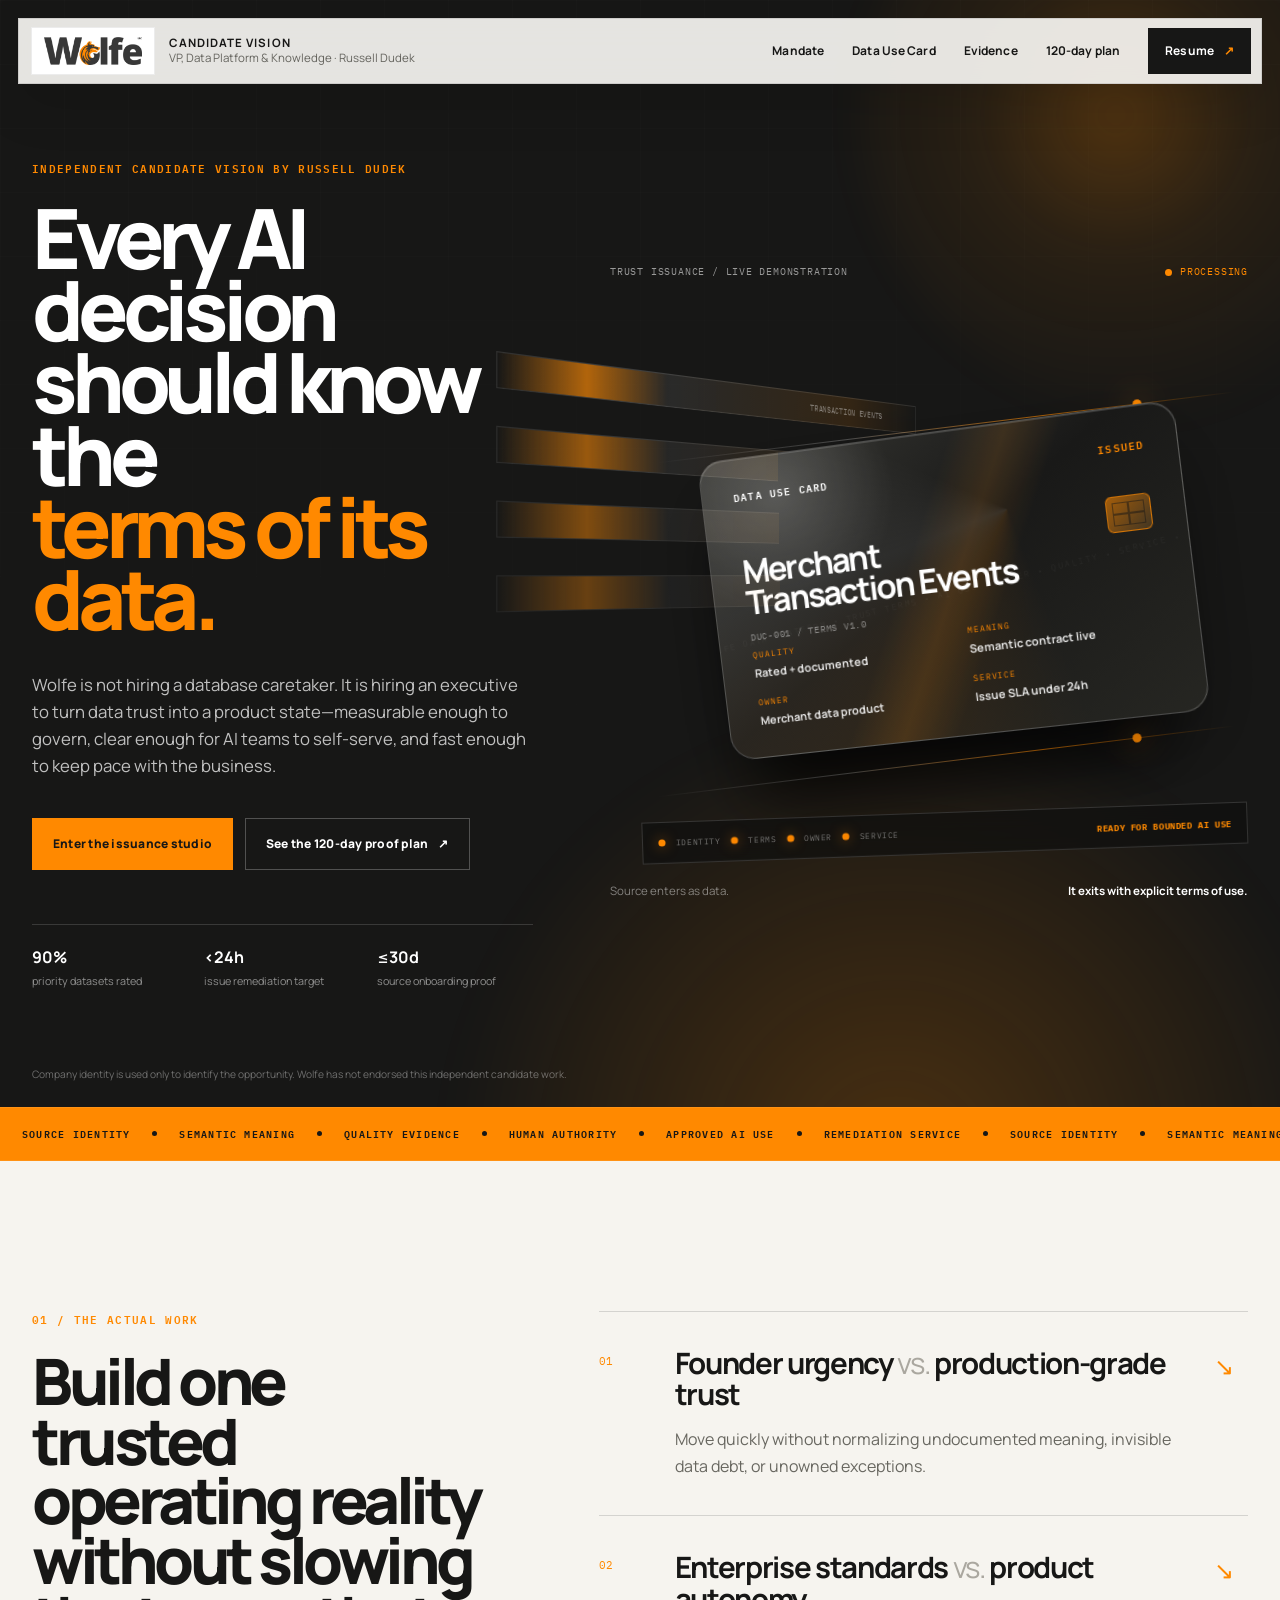
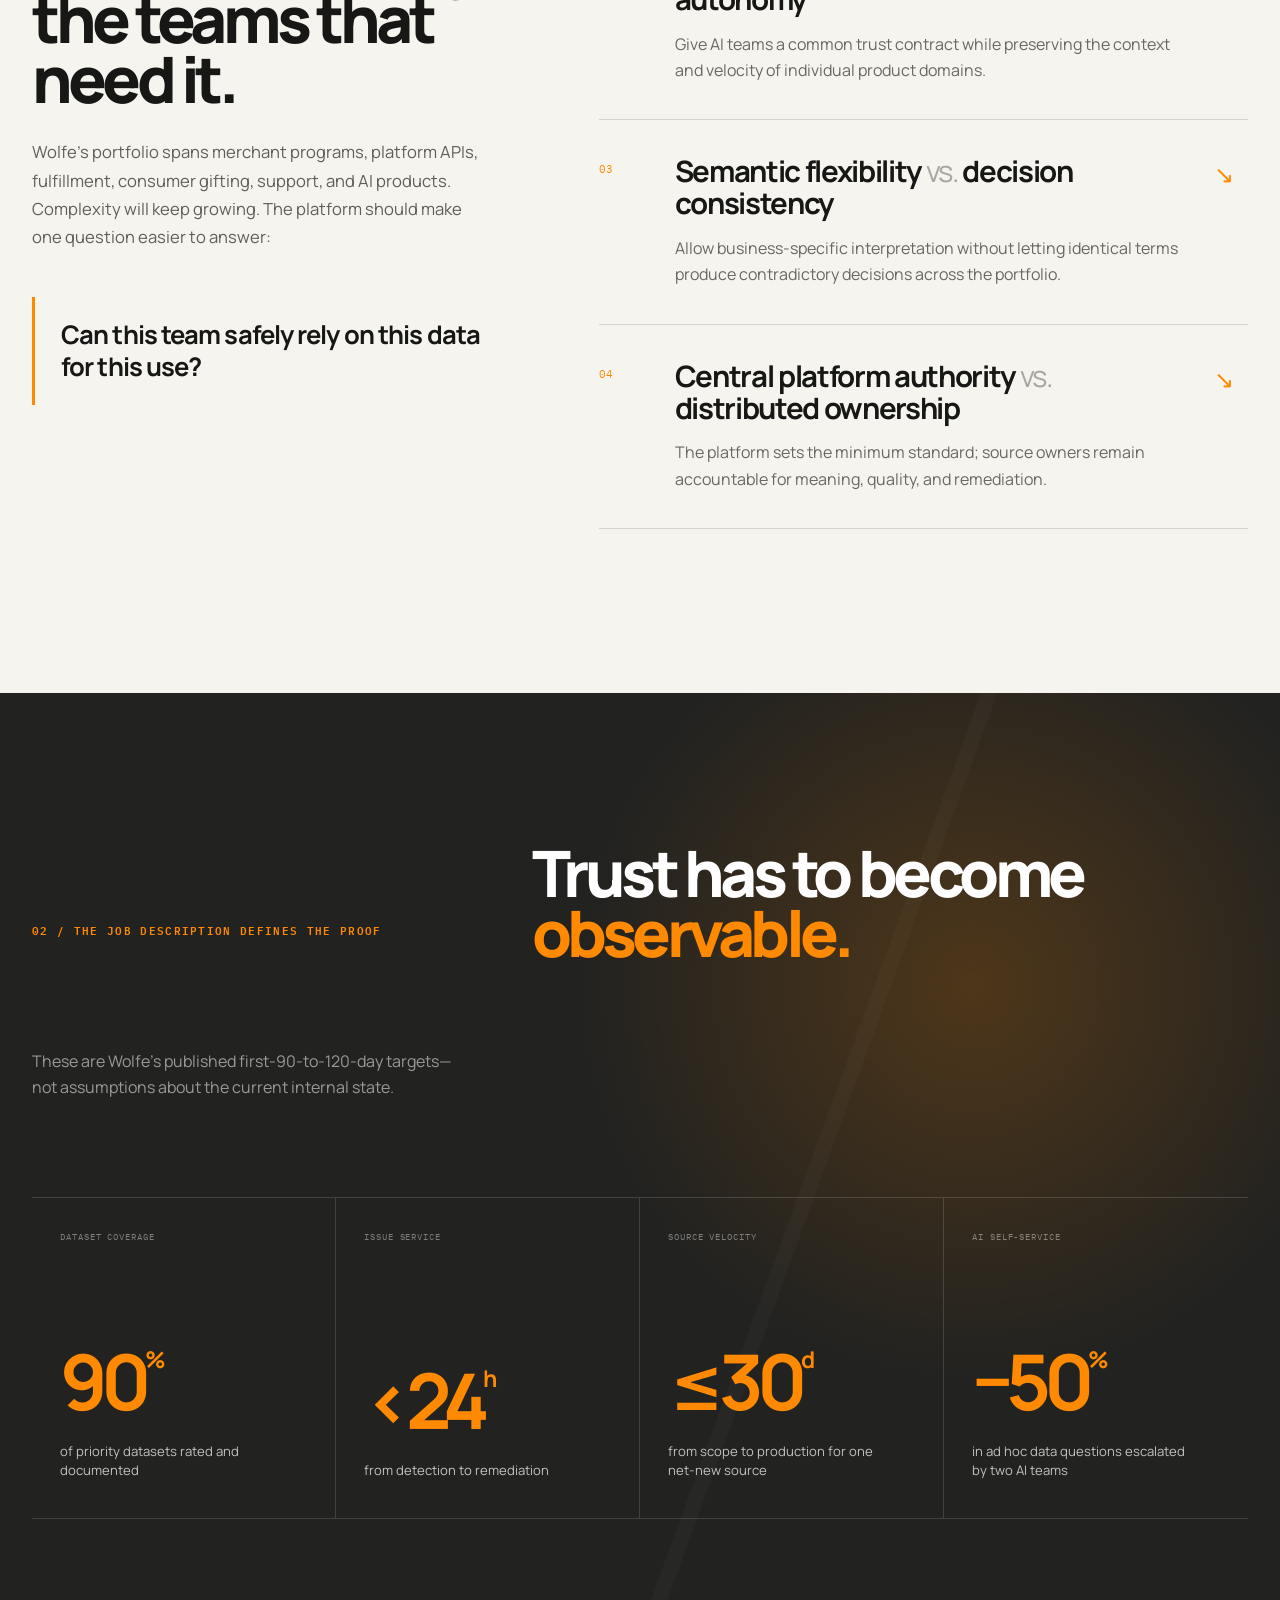
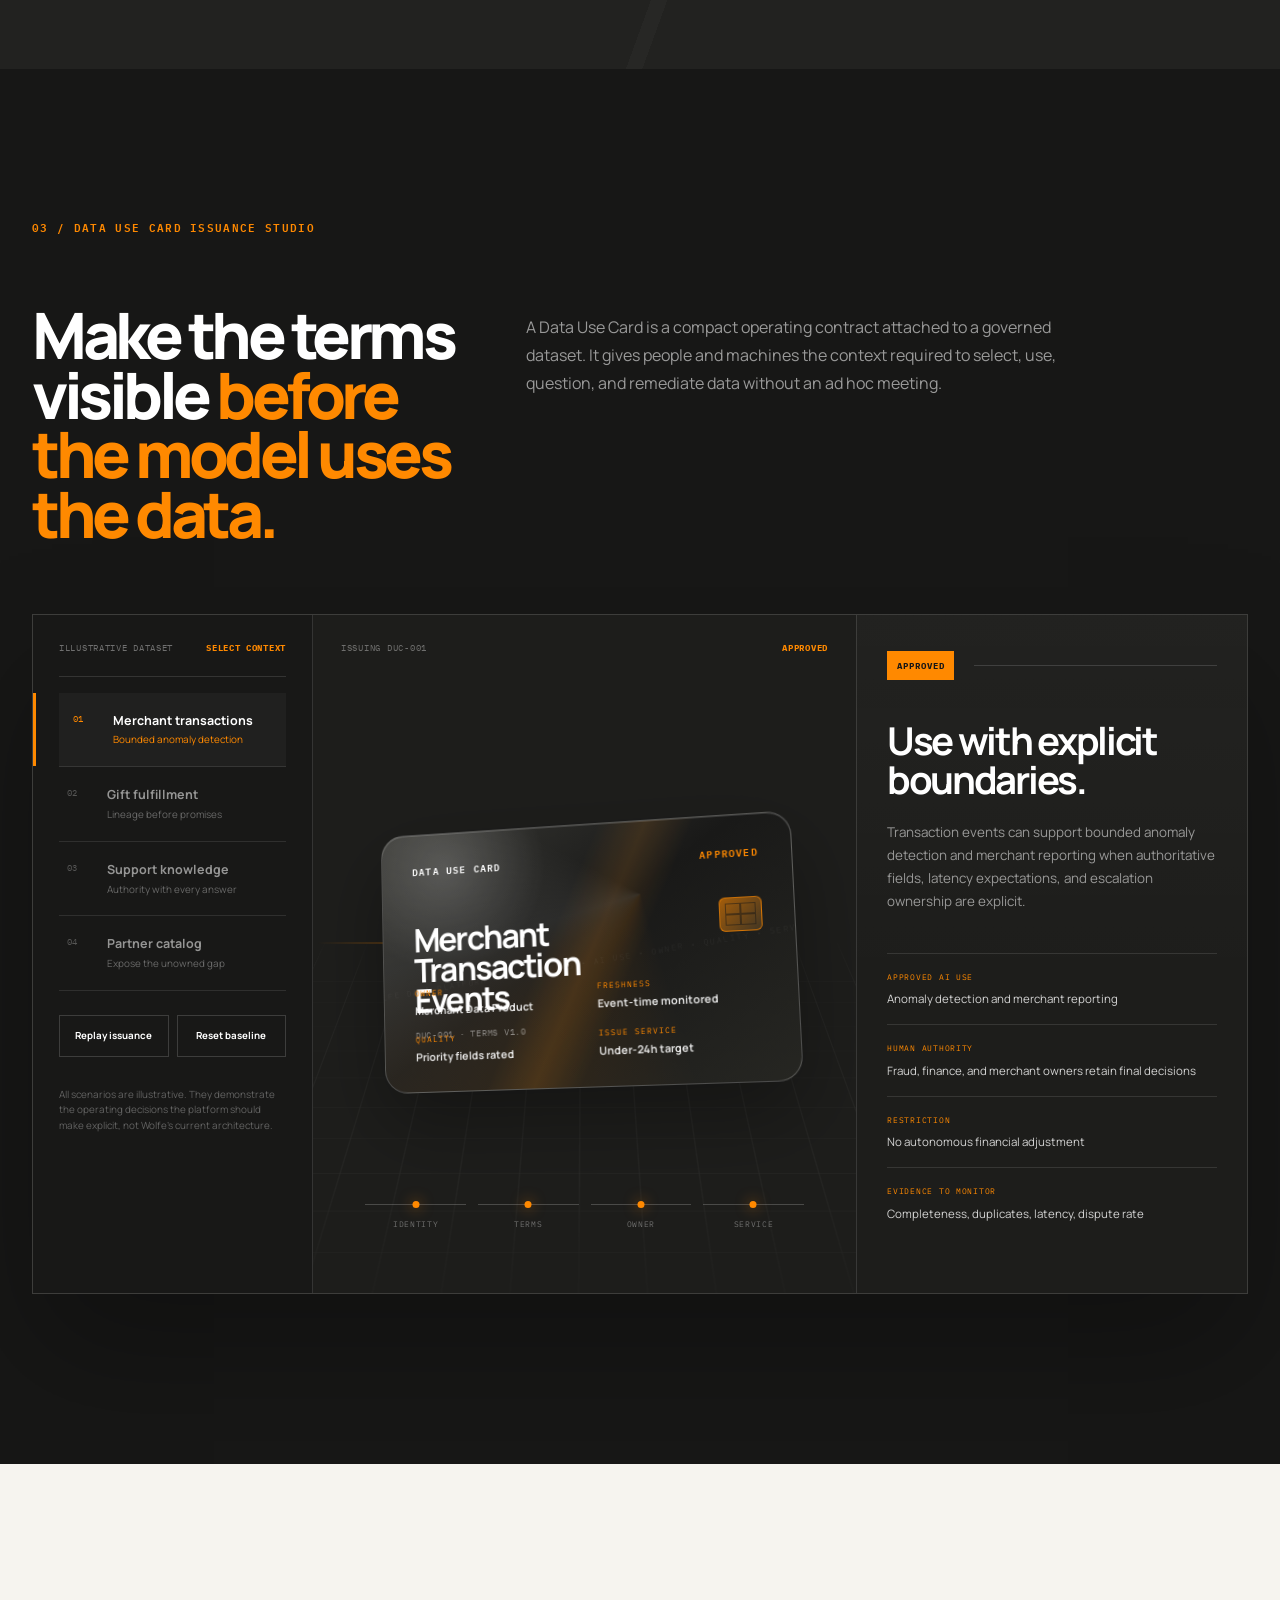
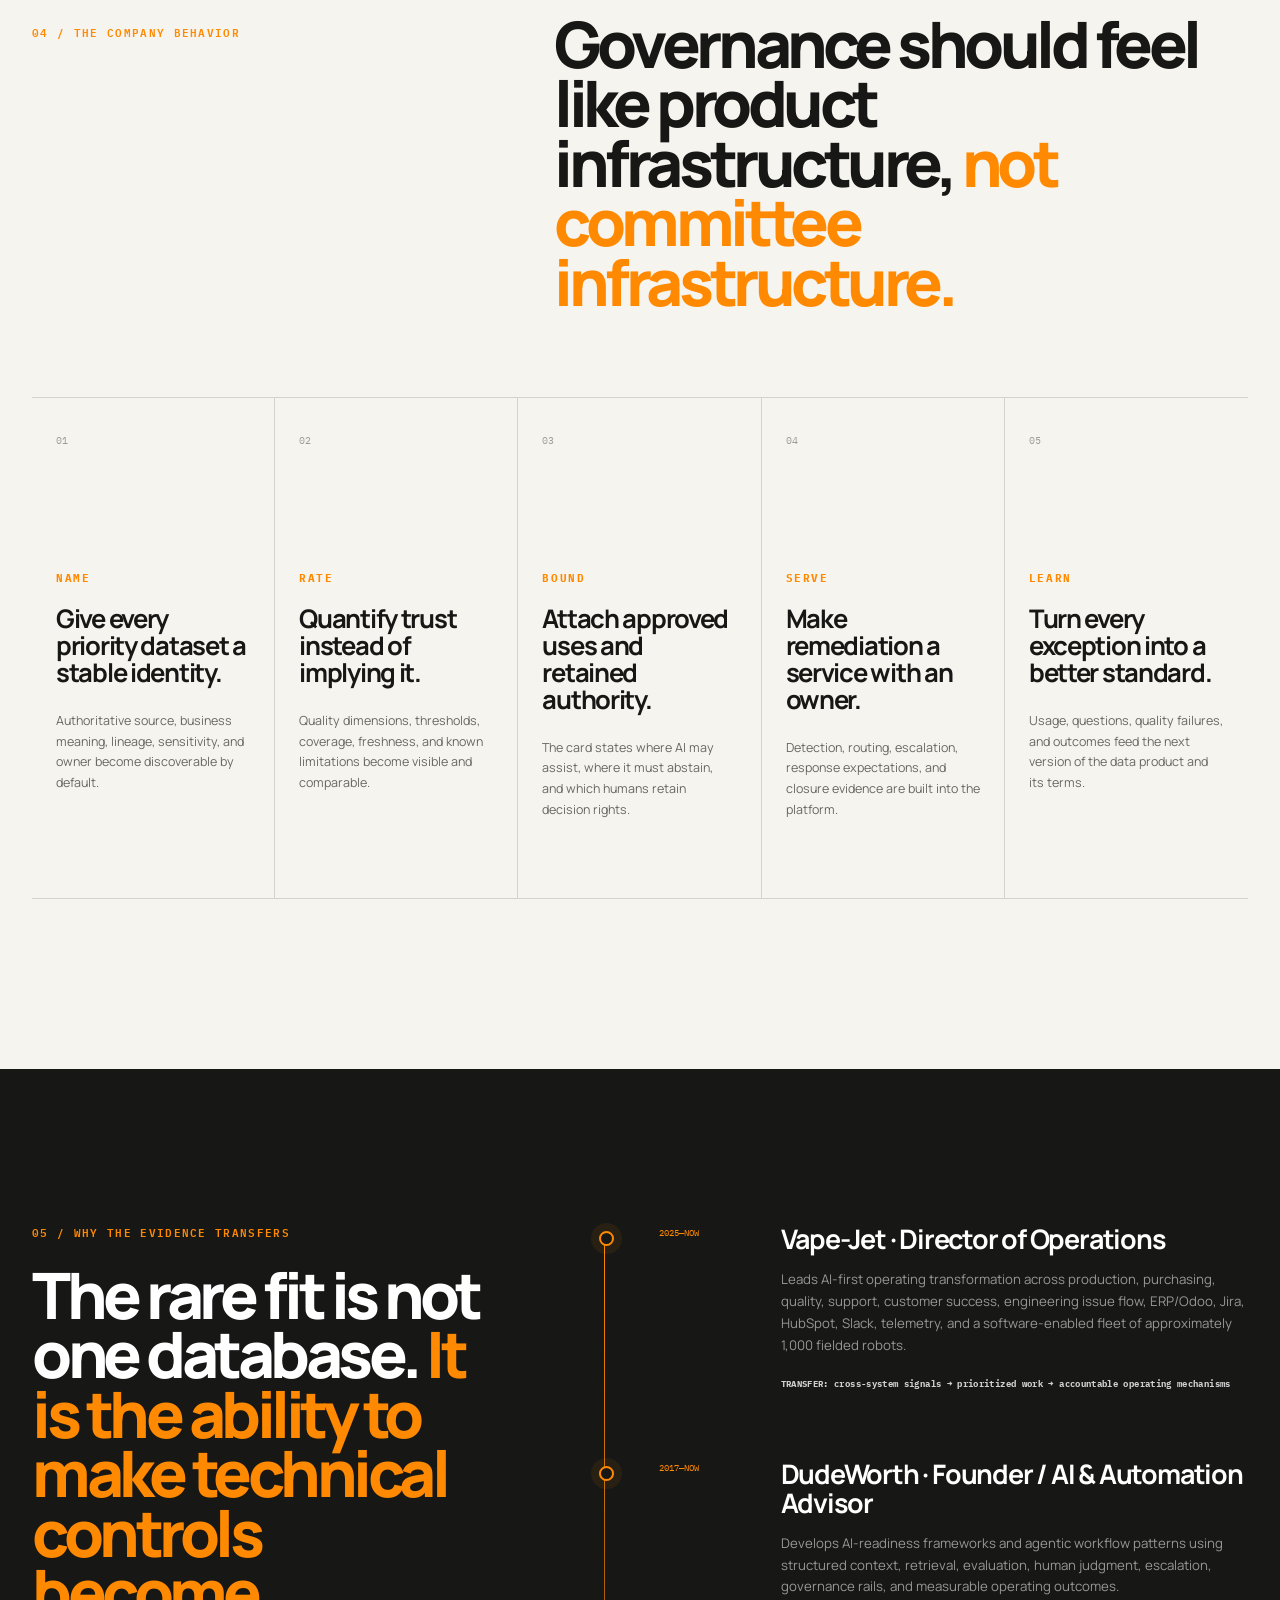
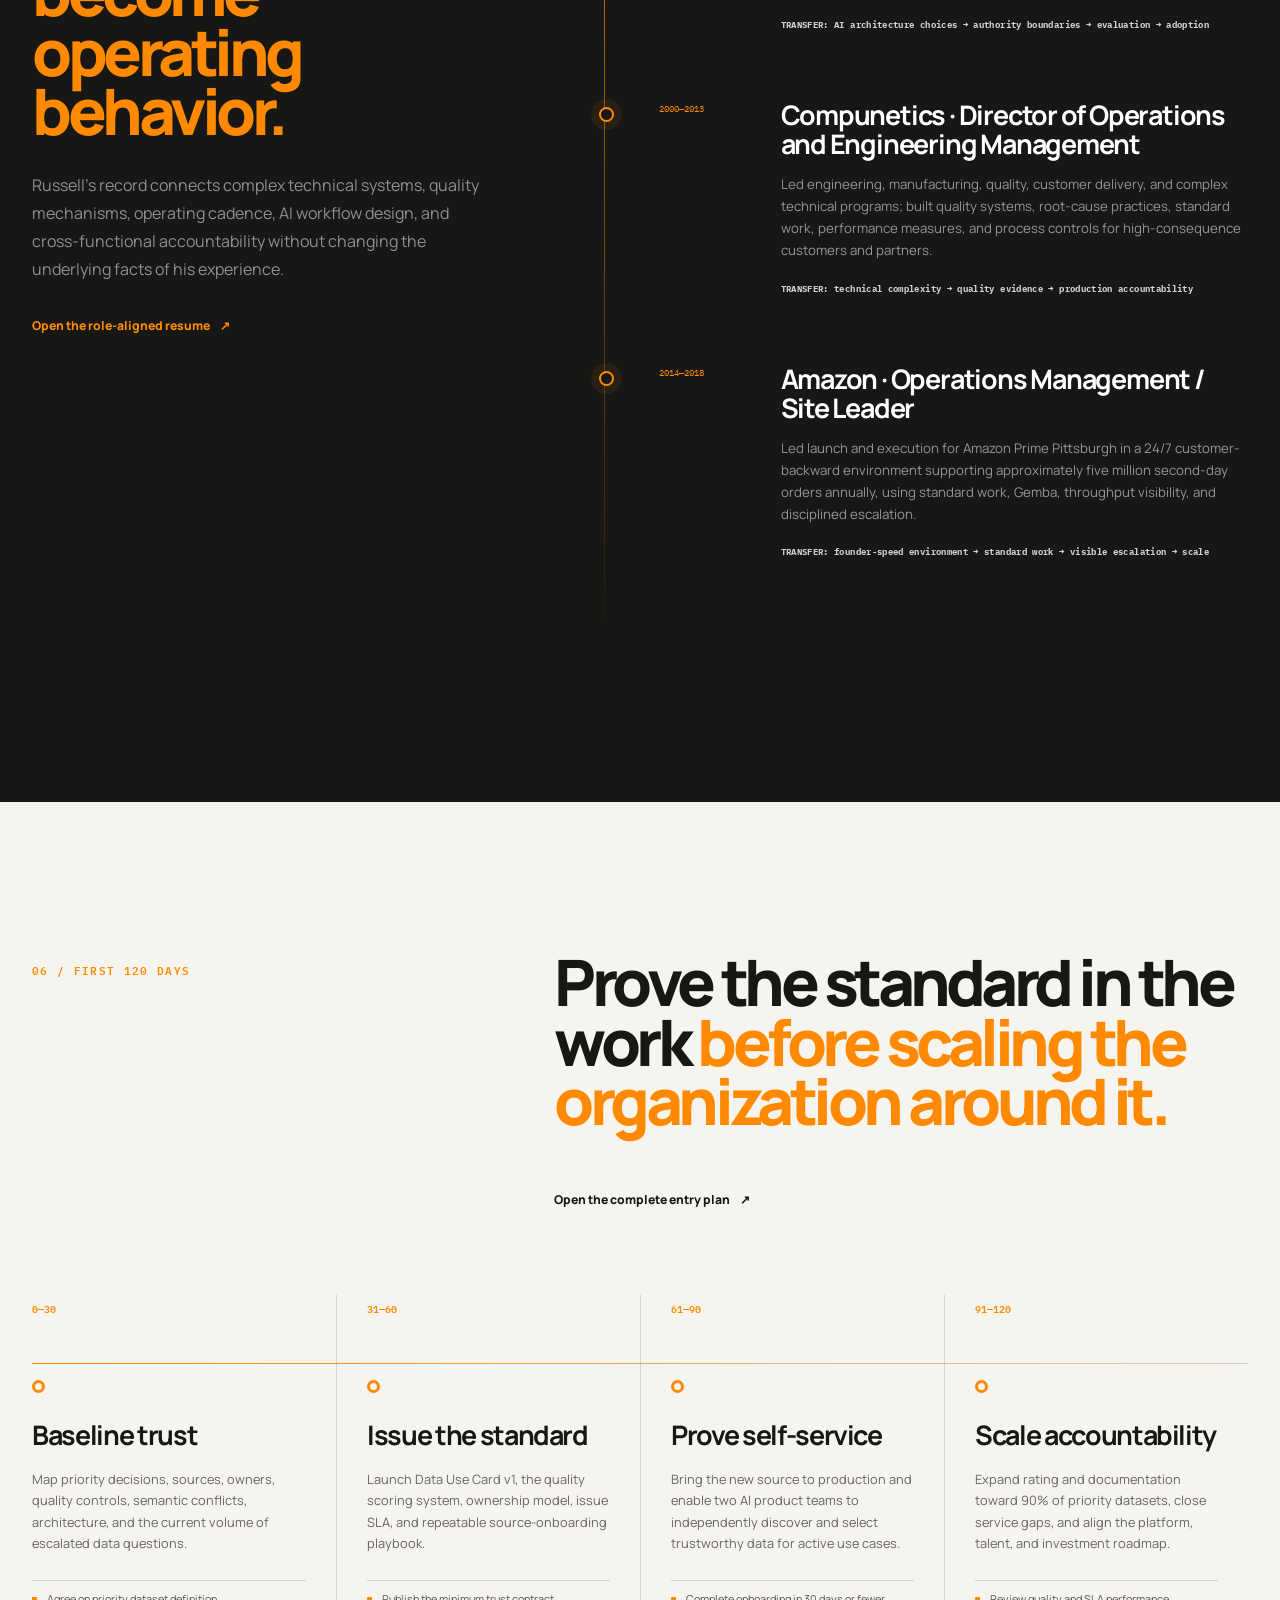
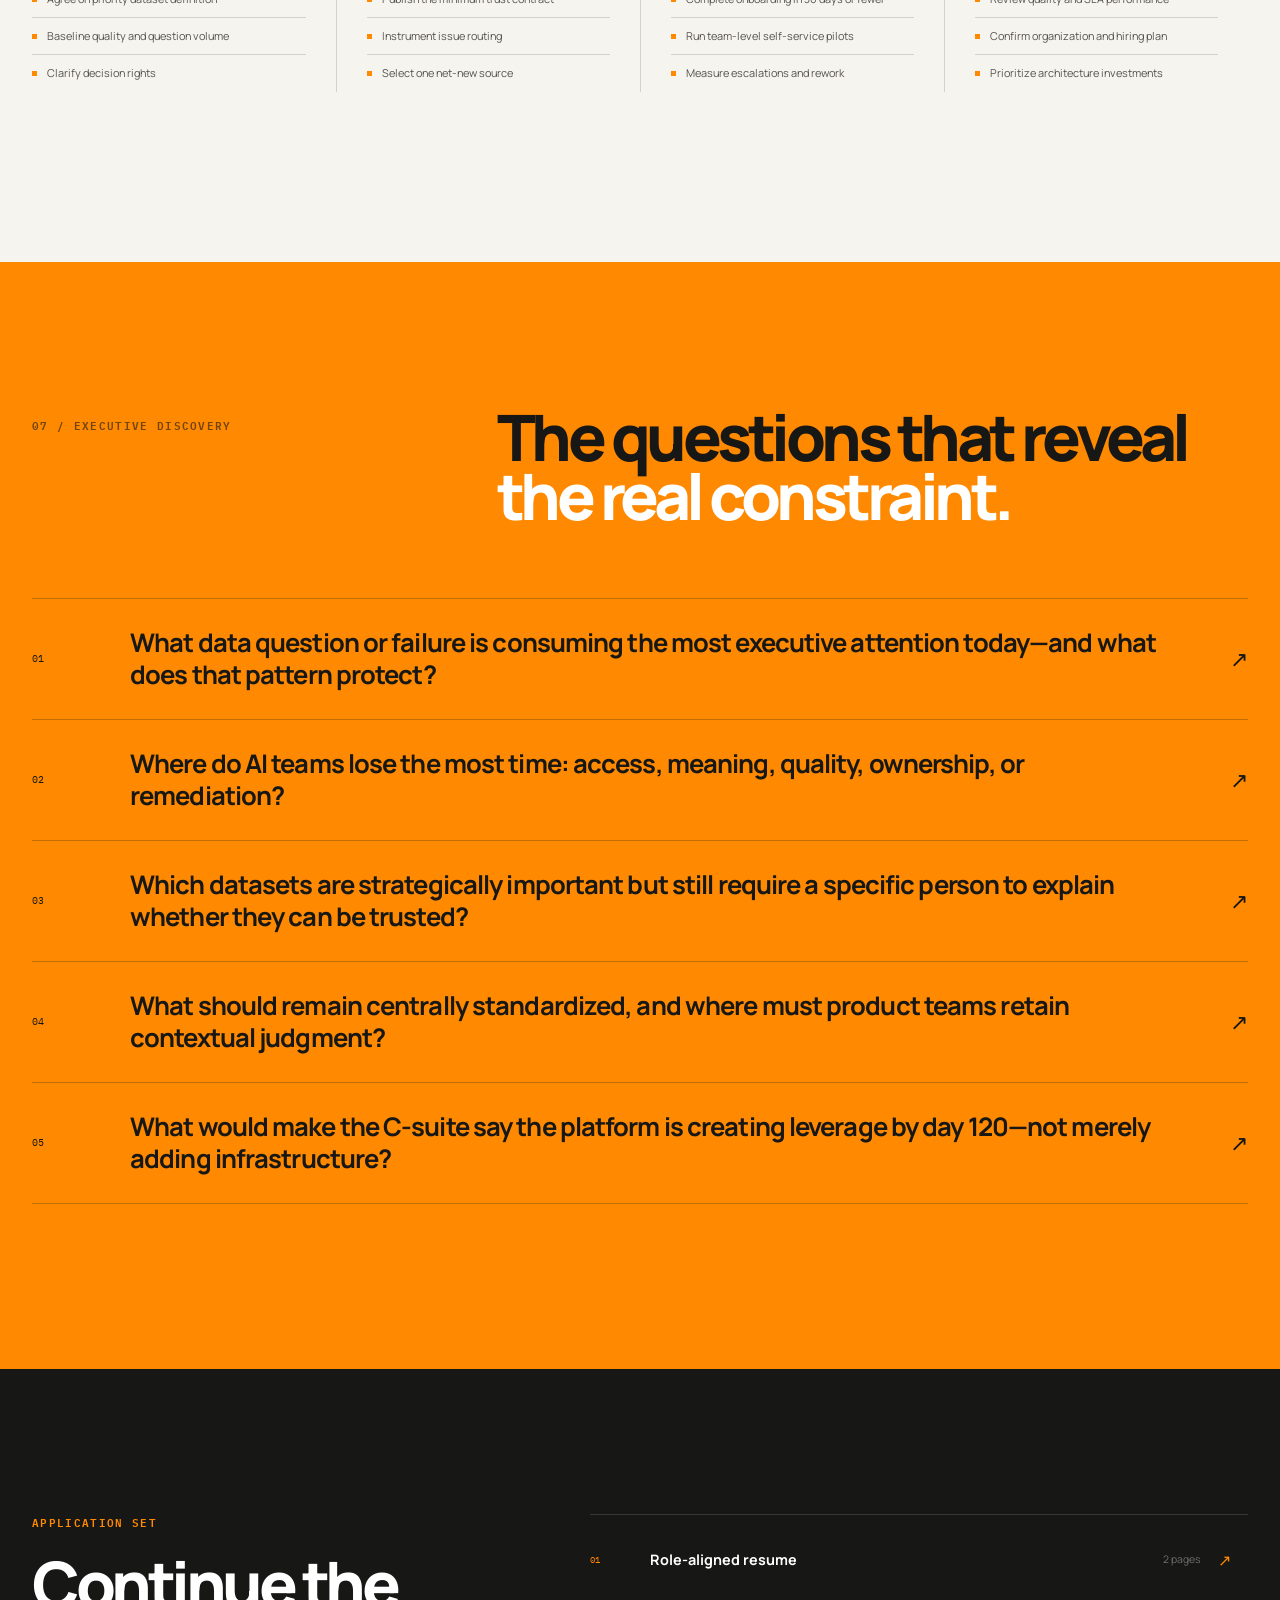
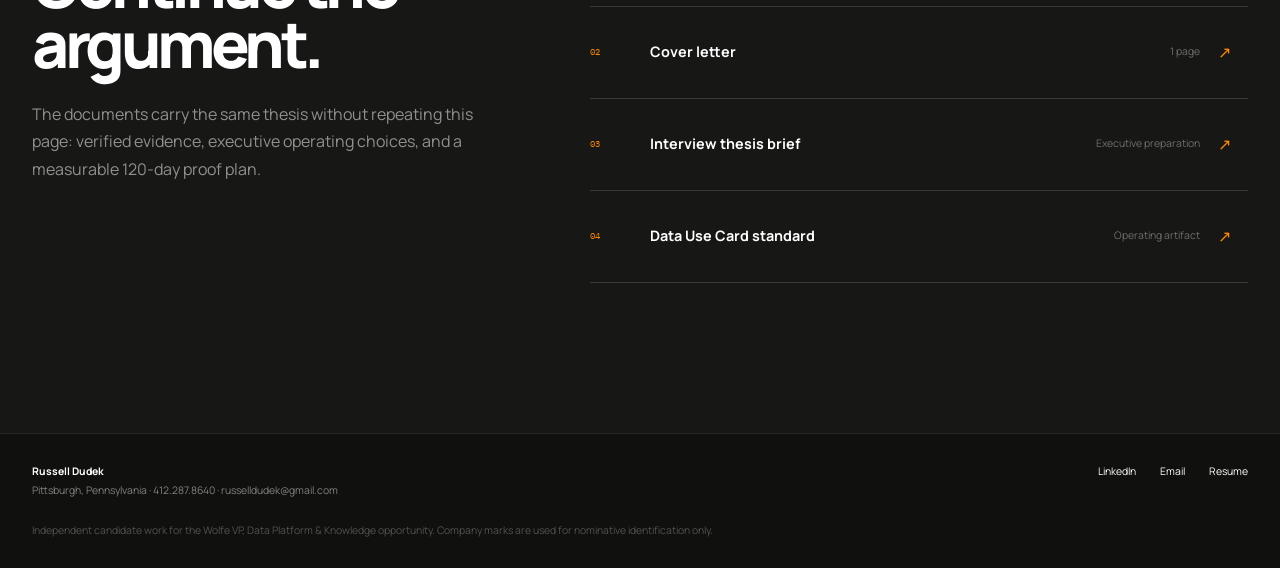
<file: index.html>
<!doctype html>
<html lang="en">
<head>
  <meta charset="utf-8">
  <meta name="viewport" content="width=device-width, initial-scale=1">
  <title>Russell Dudek | VP, Data Platform &amp; Knowledge at Wolfe</title>
  <meta name="description" content="An independent candidate vision for making Wolfe's data trustworthy, AI-ready, and self-service at enterprise scale.">
  <meta name="theme-color" content="#171716">
  <meta property="og:title" content="Every AI decision should know the terms of its data.">
  <meta property="og:description" content="Russell Dudek's candidate vision for VP, Data Platform & Knowledge at Wolfe.">
  <meta property="og:type" content="website">
  <link rel="icon" href="assets/brand/wolfe-logo.png">
  <link rel="preconnect" href="https://fonts.googleapis.com">
  <link rel="preconnect" href="https://fonts.gstatic.com" crossorigin>
  <link href="https://fonts.googleapis.com/css2?family=IBM+Plex+Mono:wght@400;500;600&amp;family=Manrope:wght@400;500;600;700;800&amp;display=swap" rel="stylesheet">
  <link rel="stylesheet" href="styles.css">
  <script defer src="app.js"></script>
</head>
<body>
<a class="skip-link" href="#main">Skip to content</a>

<header class="site-header" data-header>
  <a class="brand-lockup" href="#top" aria-label="Wolfe candidate vision home">
    <span class="brand-plate"><img src="assets/brand/wolfe-logo.png" alt="Wolfe"></span>
    <span class="brand-context"><strong>Candidate vision</strong><span>VP, Data Platform &amp; Knowledge · Russell Dudek</span></span>
  </a>
  <button class="nav-toggle" type="button" aria-expanded="false" aria-controls="site-nav"><span></span><span></span><span></span><b>Menu</b></button>
  <nav class="site-nav" id="site-nav" aria-label="Primary navigation">
    <a href="#mandate">Mandate</a>
    <a href="#studio">Data Use Card</a>
    <a href="#evidence">Evidence</a>
    <a href="120-day-plan.html">120-day plan</a>
    <a class="nav-resume" href="resume.html">Resume <span aria-hidden="true">↗</span></a>
  </nav>
</header>

<main id="main">
  <section class="hero" id="top" aria-labelledby="hero-title">
    <div class="hero-ambient" aria-hidden="true"></div>
    <div class="hero-grid">
      <div class="hero-copy reveal">
        <p class="independent-label">Independent candidate vision by Russell Dudek</p>
        <h1 id="hero-title">Every AI decision should know the <span>terms of its data.</span></h1>
        <p class="hero-lede">Wolfe is not hiring a database caretaker. It is hiring an executive to turn data trust into a product state—measurable enough to govern, clear enough for AI teams to self-serve, and fast enough to keep pace with the business.</p>
        <div class="hero-actions">
          <a class="button button-primary" href="#studio">Enter the issuance studio</a>
          <a class="button button-ghost" href="120-day-plan.html">See the 120-day proof plan <span aria-hidden="true">↗</span></a>
        </div>
        <div class="hero-proof" aria-label="Published Wolfe success measures">
          <span><strong>90%</strong> priority datasets rated</span>
          <span><strong>&lt;24h</strong> issue remediation target</span>
          <span><strong>≤30d</strong> source onboarding proof</span>
        </div>
      </div>

      <div class="issuance-theater reveal" data-tilt-scene aria-label="Animated Data Use Card issuance scene">
        <div class="theater-label"><span>TRUST ISSUANCE / LIVE DEMONSTRATION</span><span class="live-pulse">PROCESSING</span></div>
        <div class="source-stream stream-one"><span>TRANSACTION EVENTS</span></div>
        <div class="source-stream stream-two"><span>FULFILLMENT TELEMETRY</span></div>
        <div class="source-stream stream-three"><span>SUPPORT KNOWLEDGE</span></div>
        <div class="source-stream stream-four"><span>PARTNER CATALOG</span></div>
        <div class="issuance-rig">
          <div class="rig-rail rail-top"></div>
          <div class="rig-rail rail-bottom"></div>
          <div class="card-shadow"></div>
          <article class="data-card hero-data-card" id="hero-data-card">
            <div class="card-sheen" aria-hidden="true"></div>
            <div class="card-microprint" aria-hidden="true">WOLFE DATA PLATFORM • TRUST TERMS • AI USE • OWNER • QUALITY • SERVICE •</div>
            <div class="card-header-row"><span>DATA USE CARD</span><span class="card-state">ISSUED</span></div>
            <div class="card-name">Merchant<br>Transaction Events</div>
            <div class="card-id">DUC-001 / TERMS V1.0</div>
            <div class="card-chip" aria-hidden="true"><i></i><i></i><i></i><i></i></div>
            <dl class="card-term-grid">
              <div><dt>QUALITY</dt><dd>Rated + documented</dd></div>
              <div><dt>MEANING</dt><dd>Semantic contract live</dd></div>
              <div><dt>OWNER</dt><dd>Merchant data product</dd></div>
              <div><dt>SERVICE</dt><dd>Issue SLA under 24h</dd></div>
            </dl>
          </article>
          <div class="scan-head" aria-hidden="true"><span></span></div>
          <div class="verification-strip"><i></i><span>IDENTITY</span><i></i><span>TERMS</span><i></i><span>OWNER</span><i></i><span>SERVICE</span><b>READY FOR BOUNDED AI USE</b></div>
        </div>
        <div class="theater-caption"><span>Source enters as data.</span><strong>It exits with explicit terms of use.</strong></div>
      </div>
    </div>
    <div class="hero-disclaimer">Company identity is used only to identify the opportunity. Wolfe has not endorsed this independent candidate work.</div>
  </section>

  <div class="term-ribbon" aria-label="Data Use Card terms">
    <div class="term-ribbon-track">
      <span>SOURCE IDENTITY</span><i></i><span>SEMANTIC MEANING</span><i></i><span>QUALITY EVIDENCE</span><i></i><span>HUMAN AUTHORITY</span><i></i><span>APPROVED AI USE</span><i></i><span>REMEDIATION SERVICE</span><i></i>
      <span>SOURCE IDENTITY</span><i></i><span>SEMANTIC MEANING</span><i></i><span>QUALITY EVIDENCE</span><i></i><span>HUMAN AUTHORITY</span><i></i><span>APPROVED AI USE</span><i></i><span>REMEDIATION SERVICE</span><i></i>
    </div>
  </div>

  <section class="mandate section-light" id="mandate">
    <div class="section-grid">
      <div class="section-sticky reveal">
        <p class="section-kicker">01 / THE ACTUAL WORK</p>
        <h2>Build one trusted operating reality without slowing the teams that need it.</h2>
        <p>Wolfe's portfolio spans merchant programs, platform APIs, fulfillment, consumer gifting, support, and AI products. Complexity will keep growing. The platform should make one question easier to answer:</p>
        <blockquote>Can this team safely rely on this data for this use?</blockquote>
      </div>
      <div class="tension-stack">
        <article class="tension-row reveal">
          <span class="tension-number">01</span><div><h3>Founder urgency <em>vs.</em> production-grade trust</h3><p>Move quickly without normalizing undocumented meaning, invisible data debt, or unowned exceptions.</p></div><span class="tension-mark" aria-hidden="true">↘</span>
        </article>
        <article class="tension-row reveal">
          <span class="tension-number">02</span><div><h3>Enterprise standards <em>vs.</em> product autonomy</h3><p>Give AI teams a common trust contract while preserving the context and velocity of individual product domains.</p></div><span class="tension-mark" aria-hidden="true">↘</span>
        </article>
        <article class="tension-row reveal">
          <span class="tension-number">03</span><div><h3>Semantic flexibility <em>vs.</em> decision consistency</h3><p>Allow business-specific interpretation without letting identical terms produce contradictory decisions across the portfolio.</p></div><span class="tension-mark" aria-hidden="true">↘</span>
        </article>
        <article class="tension-row reveal">
          <span class="tension-number">04</span><div><h3>Central platform authority <em>vs.</em> distributed ownership</h3><p>The platform sets the minimum standard; source owners remain accountable for meaning, quality, and remediation.</p></div><span class="tension-mark" aria-hidden="true">↘</span>
        </article>
      </div>
    </div>
  </section>

  <section class="metrics" aria-labelledby="metrics-title">
    <div class="metrics-intro reveal">
      <p class="section-kicker">02 / THE JOB DESCRIPTION DEFINES THE PROOF</p>
      <h2 id="metrics-title">Trust has to become <span>observable.</span></h2>
      <p>These are Wolfe's published first-90-to-120-day targets—not assumptions about the current internal state.</p>
    </div>
    <div class="metric-field">
      <article class="metric-block reveal"><span class="metric-index">DATASET COVERAGE</span><strong>90<sup>%</sup></strong><p>of priority datasets rated and documented</p></article>
      <article class="metric-block reveal"><span class="metric-index">ISSUE SERVICE</span><strong>&lt;24<sup>h</sup></strong><p>from detection to remediation</p></article>
      <article class="metric-block reveal"><span class="metric-index">SOURCE VELOCITY</span><strong>≤30<sup>d</sup></strong><p>from scope to production for one net-new source</p></article>
      <article class="metric-block reveal"><span class="metric-index">AI SELF-SERVICE</span><strong>−50<sup>%</sup></strong><p>in ad hoc data questions escalated by two AI teams</p></article>
    </div>
  </section>

  <section class="studio section-dark" id="studio" aria-labelledby="studio-title">
    <div class="studio-heading reveal">
      <p class="section-kicker">03 / DATA USE CARD ISSUANCE STUDIO</p>
      <h2 id="studio-title">Make the terms visible <span>before the model uses the data.</span></h2>
      <p>A Data Use Card is a compact operating contract attached to a governed dataset. It gives people and machines the context required to select, use, question, and remediate data without an ad hoc meeting.</p>
    </div>

    <div class="studio-shell" id="issuance-studio" data-status="approved">
      <aside class="scenario-console" aria-label="Illustrative dataset scenarios">
        <div class="console-heading"><span>ILLUSTRATIVE DATASET</span><b>SELECT CONTEXT</b></div>
        <div class="scenario-list" role="group" aria-label="Dataset scenarios">
          <button class="scenario-button" type="button" data-scenario="transactions" aria-pressed="true"><span>01</span><b>Merchant transactions</b><small>Bounded anomaly detection</small></button>
          <button class="scenario-button" type="button" data-scenario="fulfillment" aria-pressed="false"><span>02</span><b>Gift fulfillment</b><small>Lineage before promises</small></button>
          <button class="scenario-button" type="button" data-scenario="support" aria-pressed="false"><span>03</span><b>Support knowledge</b><small>Authority with every answer</small></button>
          <button class="scenario-button" type="button" data-scenario="catalog" aria-pressed="false"><span>04</span><b>Partner catalog</b><small>Expose the unowned gap</small></button>
        </div>
        <div class="console-actions">
          <button type="button" id="replay-card">Replay issuance</button>
          <button type="button" id="reset-card">Reset baseline</button>
        </div>
        <p>All scenarios are illustrative. They demonstrate the operating decisions the platform should make explicit, not Wolfe's current architecture.</p>
      </aside>

      <div class="studio-machine" aria-live="polite">
        <div class="machine-topline"><span id="machine-sequence">ISSUING DUC-001</span><b id="machine-status">APPROVED</b></div>
        <div class="machine-stage">
          <div class="machine-grid" aria-hidden="true"></div>
          <div class="machine-signal" aria-hidden="true"><i></i></div>
          <article class="data-card studio-data-card" id="lab-card">
            <div class="card-sheen" aria-hidden="true"></div>
            <div class="card-microprint" aria-hidden="true">WOLFE DATA PLATFORM • TRUST TERMS • AI USE • OWNER • QUALITY • SERVICE •</div>
            <div class="card-header-row"><span>DATA USE CARD</span><span class="card-state" id="card-status-label">APPROVED</span></div>
            <div class="card-name" id="card-dataset">Merchant Transaction Events</div>
            <div class="card-id" id="card-code">DUC-001 · TERMS V1.0</div>
            <div class="card-chip" aria-hidden="true"><i></i><i></i><i></i><i></i></div>
            <dl class="card-term-grid">
              <div><dt>OWNER</dt><dd id="card-owner">Merchant Data Product</dd></div>
              <div><dt>FRESHNESS</dt><dd id="card-freshness">Event-time monitored</dd></div>
              <div><dt>QUALITY</dt><dd id="card-quality">Priority fields rated</dd></div>
              <div><dt>ISSUE SERVICE</dt><dd id="card-service">Under-24h target</dd></div>
            </dl>
          </article>
          <div class="machine-scan" aria-hidden="true"></div>
          <div class="machine-gates" aria-hidden="true"><span>IDENTITY</span><span>TERMS</span><span>OWNER</span><span>SERVICE</span></div>
        </div>
      </div>

      <section class="decision-readout" aria-labelledby="posture-title">
        <div class="decision-state"><span id="posture-label">APPROVED</span><i></i></div>
        <h3 id="posture-title">Use with explicit boundaries.</h3>
        <p id="posture-copy">Transaction events can support bounded anomaly detection and merchant reporting when authoritative fields, latency expectations, and escalation ownership are explicit.</p>
        <dl class="decision-terms">
          <div><dt>Approved AI use</dt><dd id="approved-use">Anomaly detection and merchant reporting</dd></div>
          <div><dt>Human authority</dt><dd id="human-authority">Fraud, finance, and merchant owners retain final decisions</dd></div>
          <div><dt>Restriction</dt><dd id="restriction">No autonomous financial adjustment</dd></div>
          <div><dt>Evidence to monitor</dt><dd id="evidence">Completeness, duplicates, latency, dispute rate</dd></div>
        </dl>
      </section>
      <p class="sr-only" id="scenario-announcement" aria-live="polite"></p>
    </div>
  </section>

  <section class="standard section-light" aria-labelledby="standard-title">
    <div class="standard-heading reveal">
      <p class="section-kicker">04 / THE COMPANY BEHAVIOR</p>
      <h2 id="standard-title">Governance should feel like product infrastructure, <span>not committee infrastructure.</span></h2>
    </div>
    <div class="standard-rail" aria-label="Five Data Use Card operating behaviors">
      <article class="standard-step reveal"><span>01</span><b>NAME</b><h3>Give every priority dataset a stable identity.</h3><p>Authoritative source, business meaning, lineage, sensitivity, and owner become discoverable by default.</p></article>
      <article class="standard-step reveal"><span>02</span><b>RATE</b><h3>Quantify trust instead of implying it.</h3><p>Quality dimensions, thresholds, coverage, freshness, and known limitations become visible and comparable.</p></article>
      <article class="standard-step reveal"><span>03</span><b>BOUND</b><h3>Attach approved uses and retained authority.</h3><p>The card states where AI may assist, where it must abstain, and which humans retain decision rights.</p></article>
      <article class="standard-step reveal"><span>04</span><b>SERVE</b><h3>Make remediation a service with an owner.</h3><p>Detection, routing, escalation, response expectations, and closure evidence are built into the platform.</p></article>
      <article class="standard-step reveal"><span>05</span><b>LEARN</b><h3>Turn every exception into a better standard.</h3><p>Usage, questions, quality failures, and outcomes feed the next version of the data product and its terms.</p></article>
    </div>
  </section>

  <section class="evidence section-ink" id="evidence" aria-labelledby="evidence-title">
    <div class="evidence-grid">
      <div class="evidence-sticky reveal">
        <p class="section-kicker">05 / WHY THE EVIDENCE TRANSFERS</p>
        <h2 id="evidence-title">The rare fit is not one database. <span>It is the ability to make technical controls become operating behavior.</span></h2>
        <p>Russell's record connects complex technical systems, quality mechanisms, operating cadence, AI workflow design, and cross-functional accountability without changing the underlying facts of his experience.</p>
        <a class="text-link" href="resume.html">Open the role-aligned resume <span aria-hidden="true">↗</span></a>
      </div>
      <div class="evidence-trace">
        <article class="proof-record reveal"><span class="proof-year">2025—NOW</span><div><h3>Vape-Jet · Director of Operations</h3><p>Leads AI-first operating transformation across production, purchasing, quality, support, customer success, engineering issue flow, ERP/Odoo, Jira, HubSpot, Slack, telemetry, and a software-enabled fleet of approximately 1,000 fielded robots.</p><strong>TRANSFER: cross-system signals → prioritized work → accountable operating mechanisms</strong></div></article>
        <article class="proof-record reveal"><span class="proof-year">2017—NOW</span><div><h3>DudeWorth · Founder / AI &amp; Automation Advisor</h3><p>Develops AI-readiness frameworks and agentic workflow patterns using structured context, retrieval, evaluation, human judgment, escalation, governance rails, and measurable operating outcomes.</p><strong>TRANSFER: AI architecture choices → authority boundaries → evaluation → adoption</strong></div></article>
        <article class="proof-record reveal"><span class="proof-year">2000—2013</span><div><h3>Compunetics · Director of Operations and Engineering Management</h3><p>Led engineering, manufacturing, quality, customer delivery, and complex technical programs; built quality systems, root-cause practices, standard work, performance measures, and process controls for high-consequence customers and partners.</p><strong>TRANSFER: technical complexity → quality evidence → production accountability</strong></div></article>
        <article class="proof-record reveal"><span class="proof-year">2014—2018</span><div><h3>Amazon · Operations Management / Site Leader</h3><p>Led launch and execution for Amazon Prime Pittsburgh in a 24/7 customer-backward environment supporting approximately five million second-day orders annually, using standard work, Gemba, throughput visibility, and disciplined escalation.</p><strong>TRANSFER: founder-speed environment → standard work → visible escalation → scale</strong></div></article>
      </div>
    </div>
  </section>

  <section class="entry section-light" aria-labelledby="entry-title">
    <div class="entry-heading reveal">
      <p class="section-kicker">06 / FIRST 120 DAYS</p>
      <h2 id="entry-title">Prove the standard in the work <span>before scaling the organization around it.</span></h2>
      <a class="text-link dark" href="120-day-plan.html">Open the complete entry plan <span aria-hidden="true">↗</span></a>
    </div>
    <div class="entry-runway">
      <article class="entry-phase reveal"><span class="phase-days">0—30</span><div class="phase-marker"><i></i></div><h3>Baseline trust</h3><p>Map priority decisions, sources, owners, quality controls, semantic conflicts, architecture, and the current volume of escalated data questions.</p><ul><li>Agree on priority dataset definition</li><li>Baseline quality and question volume</li><li>Clarify decision rights</li></ul></article>
      <article class="entry-phase reveal"><span class="phase-days">31—60</span><div class="phase-marker"><i></i></div><h3>Issue the standard</h3><p>Launch Data Use Card v1, the quality scoring system, ownership model, issue SLA, and repeatable source-onboarding playbook.</p><ul><li>Publish the minimum trust contract</li><li>Instrument issue routing</li><li>Select one net-new source</li></ul></article>
      <article class="entry-phase reveal"><span class="phase-days">61—90</span><div class="phase-marker"><i></i></div><h3>Prove self-service</h3><p>Bring the new source to production and enable two AI product teams to independently discover and select trustworthy data for active use cases.</p><ul><li>Complete onboarding in 30 days or fewer</li><li>Run team-level self-service pilots</li><li>Measure escalations and rework</li></ul></article>
      <article class="entry-phase reveal"><span class="phase-days">91—120</span><div class="phase-marker"><i></i></div><h3>Scale accountability</h3><p>Expand rating and documentation toward 90% of priority datasets, close service gaps, and align the platform, talent, and investment roadmap.</p><ul><li>Review quality and SLA performance</li><li>Confirm organization and hiring plan</li><li>Prioritize architecture investments</li></ul></article>
    </div>
  </section>

  <section class="questions section-orange" aria-labelledby="questions-title">
    <div class="questions-heading reveal"><p class="section-kicker">07 / EXECUTIVE DISCOVERY</p><h2 id="questions-title">The questions that reveal <span>the real constraint.</span></h2></div>
    <ol class="question-list">
      <li class="reveal"><span>01</span><p>What data question or failure is consuming the most executive attention today—and what does that pattern protect?</p></li>
      <li class="reveal"><span>02</span><p>Where do AI teams lose the most time: access, meaning, quality, ownership, or remediation?</p></li>
      <li class="reveal"><span>03</span><p>Which datasets are strategically important but still require a specific person to explain whether they can be trusted?</p></li>
      <li class="reveal"><span>04</span><p>What should remain centrally standardized, and where must product teams retain contextual judgment?</p></li>
      <li class="reveal"><span>05</span><p>What would make the C-suite say the platform is creating leverage by day 120—not merely adding infrastructure?</p></li>
    </ol>
  </section>

  <section class="closing section-ink">
    <div class="closing-copy reveal">
      <p class="section-kicker">APPLICATION SET</p>
      <h2>Continue the argument.</h2>
      <p>The documents carry the same thesis without repeating this page: verified evidence, executive operating choices, and a measurable 120-day proof plan.</p>
    </div>
    <div class="document-links reveal">
      <a href="resume.html"><span>01</span><b>Role-aligned resume</b><em>2 pages</em><i aria-hidden="true">↗</i></a>
      <a href="cover-letter.html"><span>02</span><b>Cover letter</b><em>1 page</em><i aria-hidden="true">↗</i></a>
      <a href="interview-brief.html"><span>03</span><b>Interview thesis brief</b><em>Executive preparation</em><i aria-hidden="true">↗</i></a>
      <a href="data-use-card.html"><span>04</span><b>Data Use Card standard</b><em>Operating artifact</em><i aria-hidden="true">↗</i></a>
    </div>
  </section>
</main>

<footer class="site-footer">
  <div><strong>Russell Dudek</strong><span>Pittsburgh, Pennsylvania · 412.287.8640 · russelldudek@gmail.com</span></div>
  <div class="footer-links"><a href="https://www.linkedin.com/in/russelldudek">LinkedIn</a><a href="mailto:russelldudek@gmail.com">Email</a><a href="resume.html">Resume</a></div>
  <p>Independent candidate work for the Wolfe VP, Data Platform &amp; Knowledge opportunity. Company marks are used for nominative identification only.</p>
</footer>
</body>
</html>
</file>
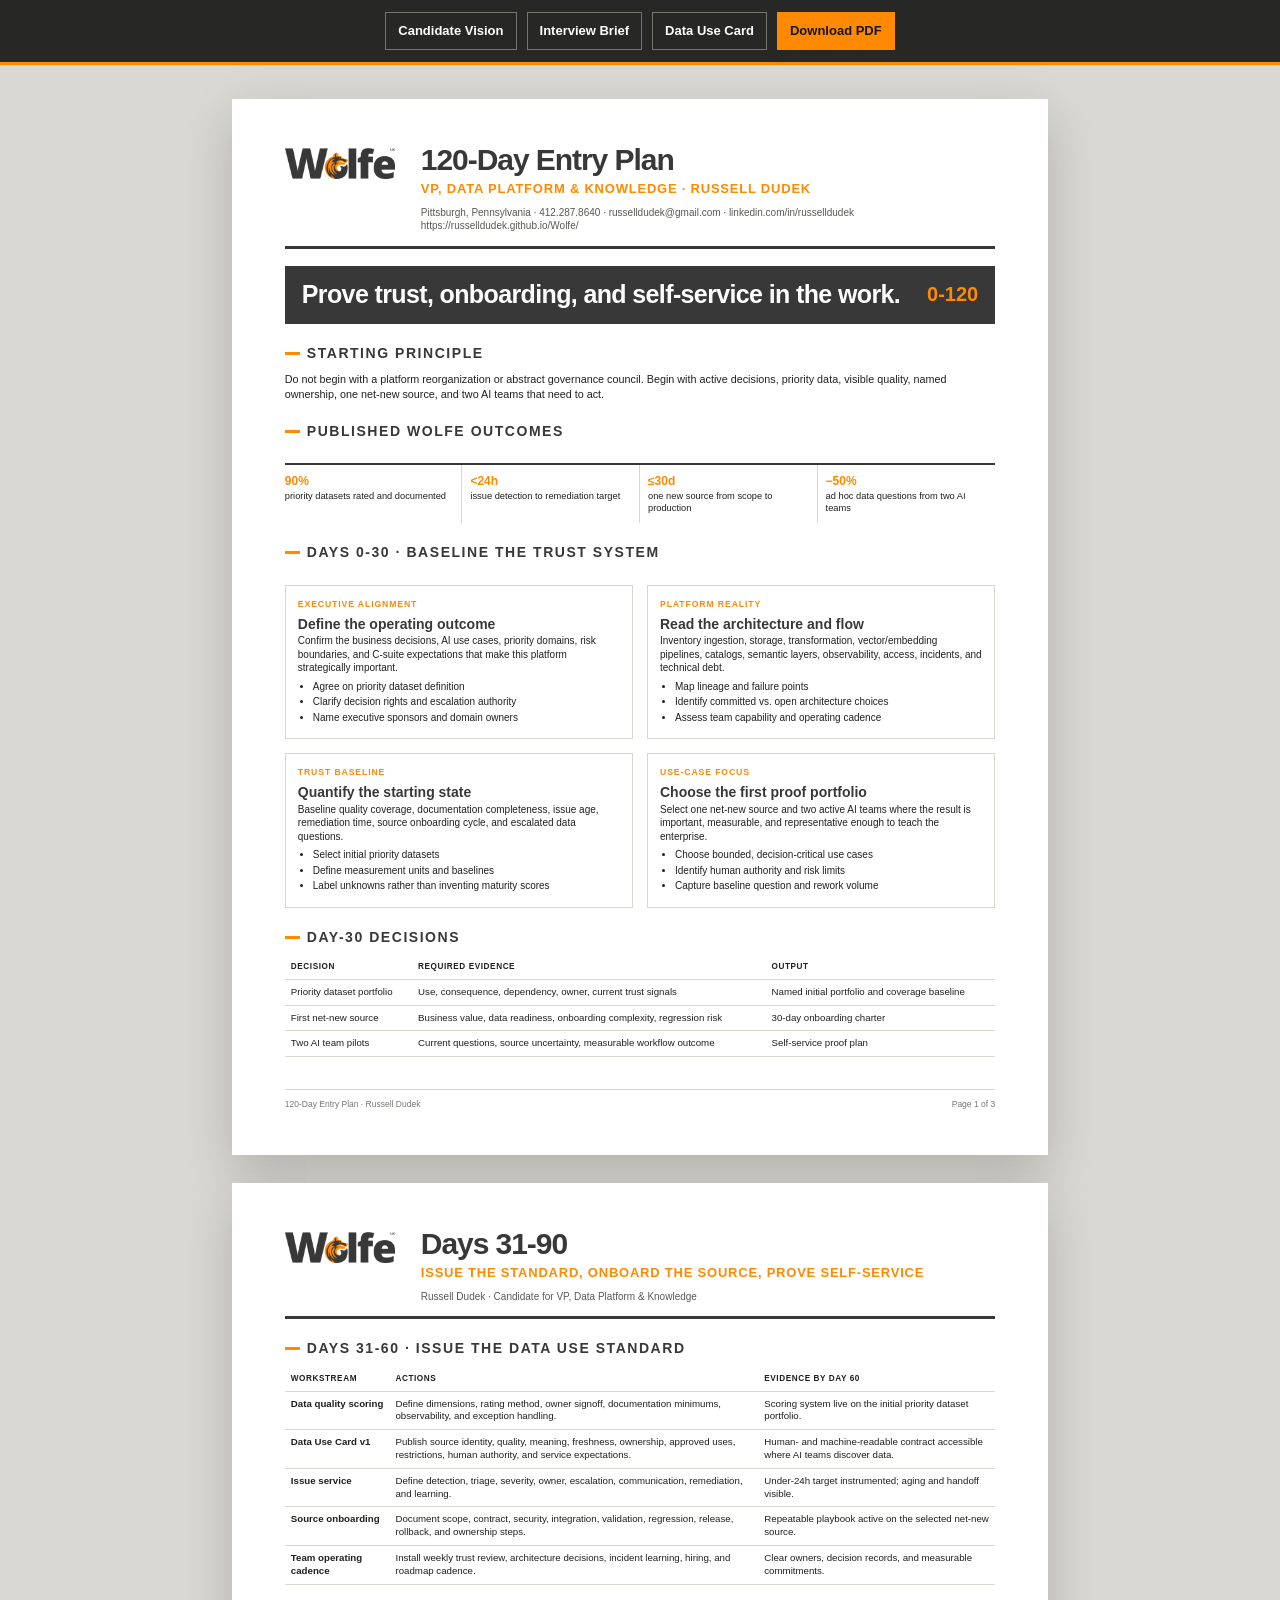
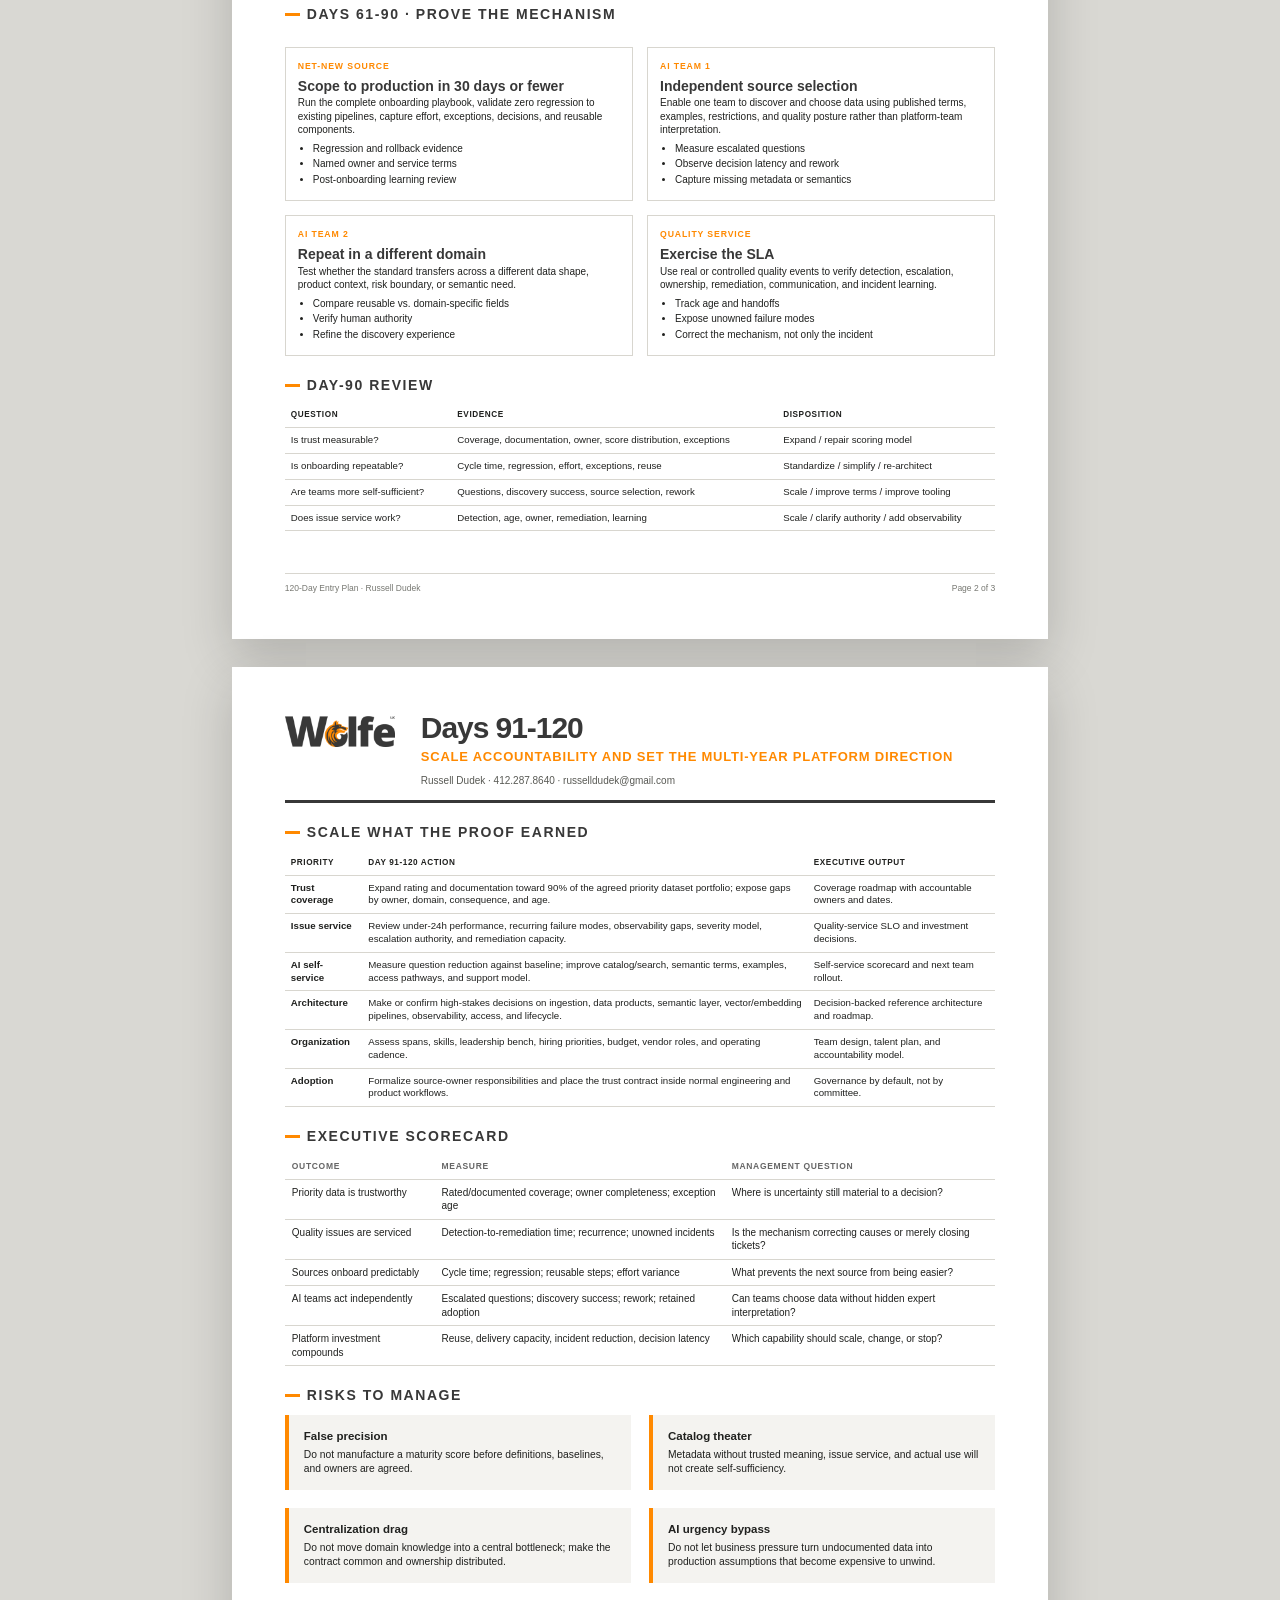
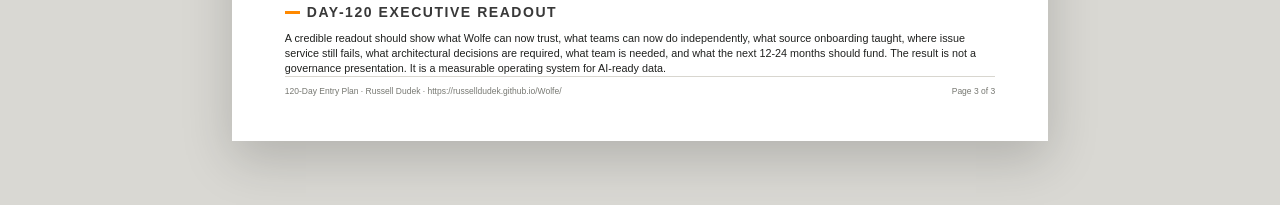
<file: 120-day-plan.html>
<!doctype html><html lang="en"><head><meta charset="utf-8"><meta name="viewport" content="width=device-width,initial-scale=1"><title>Russell Dudek - Wolfe 120-Day Entry Plan</title><link rel="stylesheet" href="documents.css"></head><body class="plan-document">
<nav class="document-toolbar" aria-label="Document actions"><a href="index.html">Candidate Vision</a><a href="interview-brief.html">Interview Brief</a><a href="data-use-card.html">Data Use Card</a><a class="primary" href="docs/Russell-Dudek-Wolfe-120-Day-Entry-Plan.pdf" download="Russell-Dudek-Wolfe-120-Day-Entry-Plan.pdf">Download PDF</a></nav>
<main class="document">
<section class="sheet">
<header class="doc-header"><img src="assets/brand/wolfe-logo.png" alt="Wolfe logo"><div class="identity"><h1>120-Day Entry Plan</h1><div class="role-line">VP, Data Platform &amp; Knowledge · Russell Dudek</div><div class="contact-line">Pittsburgh, Pennsylvania · 412.287.8640 · russelldudek@gmail.com · linkedin.com/in/russelldudek<br>https://russelldudek.github.io/Wolfe/</div></div></header>
<div class="plan-banner"><h2>Prove trust, onboarding, and self-service in the work.</h2><strong>0-120</strong></div>
<h2>Starting Principle</h2><p style="font-size:10.8px">Do not begin with a platform reorganization or abstract governance council. Begin with active decisions, priority data, visible quality, named ownership, one net-new source, and two AI teams that need to act.</p>
<h2>Published Wolfe Outcomes</h2>
<div class="gates"><div class="gate"><strong>90%</strong>priority datasets rated and documented</div><div class="gate"><strong>&lt;24h</strong>issue detection to remediation target</div><div class="gate"><strong>≤30d</strong>one new source from scope to production</div><div class="gate"><strong>−50%</strong>ad hoc data questions from two AI teams</div></div>
<h2>Days 0-30 · Baseline the Trust System</h2>
<div class="phase-grid">
<div class="phase-card"><div class="phase-label">Executive alignment</div><h3>Define the operating outcome</h3><p>Confirm the business decisions, AI use cases, priority domains, risk boundaries, and C-suite expectations that make this platform strategically important.</p><ul><li>Agree on priority dataset definition</li><li>Clarify decision rights and escalation authority</li><li>Name executive sponsors and domain owners</li></ul></div>
<div class="phase-card"><div class="phase-label">Platform reality</div><h3>Read the architecture and flow</h3><p>Inventory ingestion, storage, transformation, vector/embedding pipelines, catalogs, semantic layers, observability, access, incidents, and technical debt.</p><ul><li>Map lineage and failure points</li><li>Identify committed vs. open architecture choices</li><li>Assess team capability and operating cadence</li></ul></div>
<div class="phase-card"><div class="phase-label">Trust baseline</div><h3>Quantify the starting state</h3><p>Baseline quality coverage, documentation completeness, issue age, remediation time, source onboarding cycle, and escalated data questions.</p><ul><li>Select initial priority datasets</li><li>Define measurement units and baselines</li><li>Label unknowns rather than inventing maturity scores</li></ul></div>
<div class="phase-card"><div class="phase-label">Use-case focus</div><h3>Choose the first proof portfolio</h3><p>Select one net-new source and two active AI teams where the result is important, measurable, and representative enough to teach the enterprise.</p><ul><li>Choose bounded, decision-critical use cases</li><li>Identify human authority and risk limits</li><li>Capture baseline question and rework volume</li></ul></div>
</div>
<h2>Day-30 Decisions</h2>
<table class="workstream-table"><thead><tr><th>Decision</th><th>Required evidence</th><th>Output</th></tr></thead><tbody><tr><td>Priority dataset portfolio</td><td>Use, consequence, dependency, owner, current trust signals</td><td>Named initial portfolio and coverage baseline</td></tr><tr><td>First net-new source</td><td>Business value, data readiness, onboarding complexity, regression risk</td><td>30-day onboarding charter</td></tr><tr><td>Two AI team pilots</td><td>Current questions, source uncertainty, measurable workflow outcome</td><td>Self-service proof plan</td></tr></tbody></table>
<footer class="page-footer"><span>120-Day Entry Plan · Russell Dudek</span><span>Page 1 of 3</span></footer>
</section>

<section class="sheet">
<header class="doc-header"><img src="assets/brand/wolfe-logo.png" alt="Wolfe logo"><div class="identity"><h1>Days 31-90</h1><div class="role-line">Issue the standard, onboard the source, prove self-service</div><div class="contact-line">Russell Dudek · Candidate for VP, Data Platform &amp; Knowledge</div></div></header>
<h2>Days 31-60 · Issue the Data Use Standard</h2>
<table class="workstream-table"><thead><tr><th>Workstream</th><th>Actions</th><th>Evidence by Day 60</th></tr></thead><tbody>
<tr><td><strong>Data quality scoring</strong></td><td>Define dimensions, rating method, owner signoff, documentation minimums, observability, and exception handling.</td><td>Scoring system live on the initial priority dataset portfolio.</td></tr>
<tr><td><strong>Data Use Card v1</strong></td><td>Publish source identity, quality, meaning, freshness, ownership, approved uses, restrictions, human authority, and service expectations.</td><td>Human- and machine-readable contract accessible where AI teams discover data.</td></tr>
<tr><td><strong>Issue service</strong></td><td>Define detection, triage, severity, owner, escalation, communication, remediation, and learning.</td><td>Under-24h target instrumented; aging and handoff visible.</td></tr>
<tr><td><strong>Source onboarding</strong></td><td>Document scope, contract, security, integration, validation, regression, release, rollback, and ownership steps.</td><td>Repeatable playbook active on the selected net-new source.</td></tr>
<tr><td><strong>Team operating cadence</strong></td><td>Install weekly trust review, architecture decisions, incident learning, hiring, and roadmap cadence.</td><td>Clear owners, decision records, and measurable commitments.</td></tr>
</tbody></table>
<h2>Days 61-90 · Prove the Mechanism</h2>
<div class="phase-grid">
<div class="phase-card"><div class="phase-label">Net-new source</div><h3>Scope to production in 30 days or fewer</h3><p>Run the complete onboarding playbook, validate zero regression to existing pipelines, capture effort, exceptions, decisions, and reusable components.</p><ul><li>Regression and rollback evidence</li><li>Named owner and service terms</li><li>Post-onboarding learning review</li></ul></div>
<div class="phase-card"><div class="phase-label">AI team 1</div><h3>Independent source selection</h3><p>Enable one team to discover and choose data using published terms, examples, restrictions, and quality posture rather than platform-team interpretation.</p><ul><li>Measure escalated questions</li><li>Observe decision latency and rework</li><li>Capture missing metadata or semantics</li></ul></div>
<div class="phase-card"><div class="phase-label">AI team 2</div><h3>Repeat in a different domain</h3><p>Test whether the standard transfers across a different data shape, product context, risk boundary, or semantic need.</p><ul><li>Compare reusable vs. domain-specific fields</li><li>Verify human authority</li><li>Refine the discovery experience</li></ul></div>
<div class="phase-card"><div class="phase-label">Quality service</div><h3>Exercise the SLA</h3><p>Use real or controlled quality events to verify detection, escalation, ownership, remediation, communication, and incident learning.</p><ul><li>Track age and handoffs</li><li>Expose unowned failure modes</li><li>Correct the mechanism, not only the incident</li></ul></div>
</div>
<h2>Day-90 Review</h2>
<table class="workstream-table"><thead><tr><th>Question</th><th>Evidence</th><th>Disposition</th></tr></thead><tbody><tr><td>Is trust measurable?</td><td>Coverage, documentation, owner, score distribution, exceptions</td><td>Expand / repair scoring model</td></tr><tr><td>Is onboarding repeatable?</td><td>Cycle time, regression, effort, exceptions, reuse</td><td>Standardize / simplify / re-architect</td></tr><tr><td>Are teams more self-sufficient?</td><td>Questions, discovery success, source selection, rework</td><td>Scale / improve terms / improve tooling</td></tr><tr><td>Does issue service work?</td><td>Detection, age, owner, remediation, learning</td><td>Scale / clarify authority / add observability</td></tr></tbody></table>
<footer class="page-footer"><span>120-Day Entry Plan · Russell Dudek</span><span>Page 2 of 3</span></footer>
</section>

<section class="sheet">
<header class="doc-header"><img src="assets/brand/wolfe-logo.png" alt="Wolfe logo"><div class="identity"><h1>Days 91-120</h1><div class="role-line">Scale accountability and set the multi-year platform direction</div><div class="contact-line">Russell Dudek · 412.287.8640 · russelldudek@gmail.com</div></div></header>
<h2>Scale What the Proof Earned</h2>
<table class="workstream-table"><thead><tr><th>Priority</th><th>Day 91-120 action</th><th>Executive output</th></tr></thead><tbody>
<tr><td><strong>Trust coverage</strong></td><td>Expand rating and documentation toward 90% of the agreed priority dataset portfolio; expose gaps by owner, domain, consequence, and age.</td><td>Coverage roadmap with accountable owners and dates.</td></tr>
<tr><td><strong>Issue service</strong></td><td>Review under-24h performance, recurring failure modes, observability gaps, severity model, escalation authority, and remediation capacity.</td><td>Quality-service SLO and investment decisions.</td></tr>
<tr><td><strong>AI self-service</strong></td><td>Measure question reduction against baseline; improve catalog/search, semantic terms, examples, access pathways, and support model.</td><td>Self-service scorecard and next team rollout.</td></tr>
<tr><td><strong>Architecture</strong></td><td>Make or confirm high-stakes decisions on ingestion, data products, semantic layer, vector/embedding pipelines, observability, access, and lifecycle.</td><td>Decision-backed reference architecture and roadmap.</td></tr>
<tr><td><strong>Organization</strong></td><td>Assess spans, skills, leadership bench, hiring priorities, budget, vendor roles, and operating cadence.</td><td>Team design, talent plan, and accountability model.</td></tr>
<tr><td><strong>Adoption</strong></td><td>Formalize source-owner responsibilities and place the trust contract inside normal engineering and product workflows.</td><td>Governance by default, not by committee.</td></tr>
</tbody></table>
<h2>Executive Scorecard</h2>
<table class="score-table"><thead><tr><th>Outcome</th><th>Measure</th><th>Management question</th></tr></thead><tbody>
<tr><td>Priority data is trustworthy</td><td>Rated/documented coverage; owner completeness; exception age</td><td>Where is uncertainty still material to a decision?</td></tr>
<tr><td>Quality issues are serviced</td><td>Detection-to-remediation time; recurrence; unowned incidents</td><td>Is the mechanism correcting causes or merely closing tickets?</td></tr>
<tr><td>Sources onboard predictably</td><td>Cycle time; regression; reusable steps; effort variance</td><td>What prevents the next source from being easier?</td></tr>
<tr><td>AI teams act independently</td><td>Escalated questions; discovery success; rework; retained adoption</td><td>Can teams choose data without hidden expert interpretation?</td></tr>
<tr><td>Platform investment compounds</td><td>Reuse, delivery capacity, incident reduction, decision latency</td><td>Which capability should scale, change, or stop?</td></tr>
</tbody></table>
<h2>Risks to Manage</h2>
<div class="two-col"><div class="callout"><strong>False precision</strong>Do not manufacture a maturity score before definitions, baselines, and owners are agreed.</div><div class="callout"><strong>Catalog theater</strong>Metadata without trusted meaning, issue service, and actual use will not create self-sufficiency.</div><div class="callout"><strong>Centralization drag</strong>Do not move domain knowledge into a central bottleneck; make the contract common and ownership distributed.</div><div class="callout"><strong>AI urgency bypass</strong>Do not let business pressure turn undocumented data into production assumptions that become expensive to unwind.</div></div>
<h2>Day-120 Executive Readout</h2>
<p style="font-size:10.8px">A credible readout should show what Wolfe can now trust, what teams can now do independently, what source onboarding taught, where issue service still fails, what architectural decisions are required, what team is needed, and what the next 12-24 months should fund. The result is not a governance presentation. It is a measurable operating system for AI-ready data.</p>
<footer class="page-footer"><span>120-Day Entry Plan · Russell Dudek · https://russelldudek.github.io/Wolfe/</span><span>Page 3 of 3</span></footer>
</section>
</main></body></html>
</file>
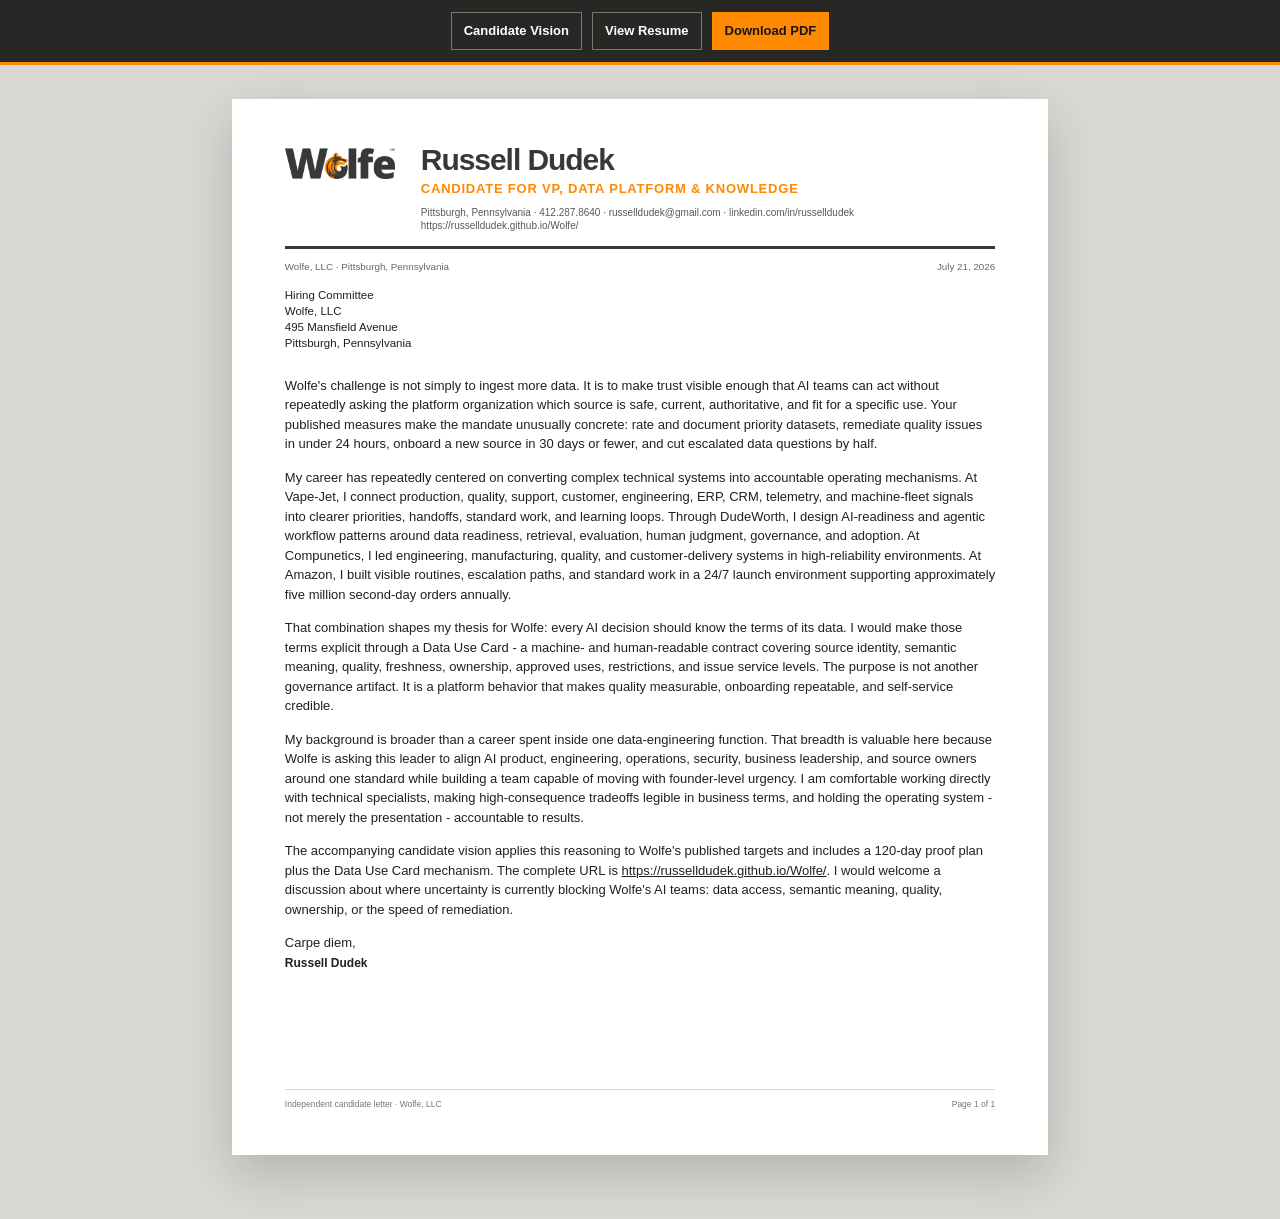
<file: cover-letter.html>
<!doctype html><html lang="en"><head><meta charset="utf-8"><meta name="viewport" content="width=device-width,initial-scale=1"><title>Russell Dudek - Wolfe Cover Letter</title><link rel="stylesheet" href="documents.css"></head><body class="letter-document">
<nav class="document-toolbar" aria-label="Document actions"><a href="index.html">Candidate Vision</a><a href="resume.html">View Resume</a><a class="primary" href="docs/Russell-Dudek-Wolfe-Cover-Letter.pdf" download="Russell-Dudek-Wolfe-Cover-Letter.pdf">Download PDF</a></nav>
<main class="document"><section class="sheet">
<header class="doc-header"><img src="assets/brand/wolfe-logo.png" alt="Wolfe logo"><div class="identity"><h1>Russell Dudek</h1><div class="role-line">Candidate for VP, Data Platform &amp; Knowledge</div><div class="contact-line">Pittsburgh, Pennsylvania · <a href="tel:+14122878640">412.287.8640</a> · <a href="mailto:russelldudek@gmail.com">russelldudek@gmail.com</a> · <a href="https://www.linkedin.com/in/russelldudek">linkedin.com/in/russelldudek</a><br><a href="https://russelldudek.github.io/Wolfe/">https://russelldudek.github.io/Wolfe/</a></div></div></header>
<div class="document-context"><span>Wolfe, LLC · Pittsburgh, Pennsylvania</span><span>July 21, 2026</span></div>
<div class="letter-address">Hiring Committee<br>Wolfe, LLC<br>495 Mansfield Avenue<br>Pittsburgh, Pennsylvania</div>
<div class="letter-body">
<p>Wolfe's challenge is not simply to ingest more data. It is to make trust visible enough that AI teams can act without repeatedly asking the platform organization which source is safe, current, authoritative, and fit for a specific use. Your published measures make the mandate unusually concrete: rate and document priority datasets, remediate quality issues in under 24 hours, onboard a new source in 30 days or fewer, and cut escalated data questions by half.</p>
<p>My career has repeatedly centered on converting complex technical systems into accountable operating mechanisms. At Vape-Jet, I connect production, quality, support, customer, engineering, ERP, CRM, telemetry, and machine-fleet signals into clearer priorities, handoffs, standard work, and learning loops. Through DudeWorth, I design AI-readiness and agentic workflow patterns around data readiness, retrieval, evaluation, human judgment, governance, and adoption. At Compunetics, I led engineering, manufacturing, quality, and customer-delivery systems in high-reliability environments. At Amazon, I built visible routines, escalation paths, and standard work in a 24/7 launch environment supporting approximately five million second-day orders annually.</p>
<p>That combination shapes my thesis for Wolfe: every AI decision should know the terms of its data. I would make those terms explicit through a Data Use Card - a machine- and human-readable contract covering source identity, semantic meaning, quality, freshness, ownership, approved uses, restrictions, and issue service levels. The purpose is not another governance artifact. It is a platform behavior that makes quality measurable, onboarding repeatable, and self-service credible.</p>
<p>My background is broader than a career spent inside one data-engineering function. That breadth is valuable here because Wolfe is asking this leader to align AI product, engineering, operations, security, business leadership, and source owners around one standard while building a team capable of moving with founder-level urgency. I am comfortable working directly with technical specialists, making high-consequence tradeoffs legible in business terms, and holding the operating system - not merely the presentation - accountable to results.</p>
<p>The accompanying candidate vision applies this reasoning to Wolfe's published targets and includes a 120-day proof plan plus the Data Use Card mechanism. The complete URL is <a href="https://russelldudek.github.io/Wolfe/">https://russelldudek.github.io/Wolfe/</a>. I would welcome a discussion about where uncertainty is currently blocking Wolfe's AI teams: data access, semantic meaning, quality, ownership, or the speed of remediation.</p>
<p class="signature">Carpe diem,<br><strong>Russell Dudek</strong></p>
</div>
<footer class="page-footer"><span>Independent candidate letter · Wolfe, LLC</span><span>Page 1 of 1</span></footer>
</section></main></body></html>
</file>
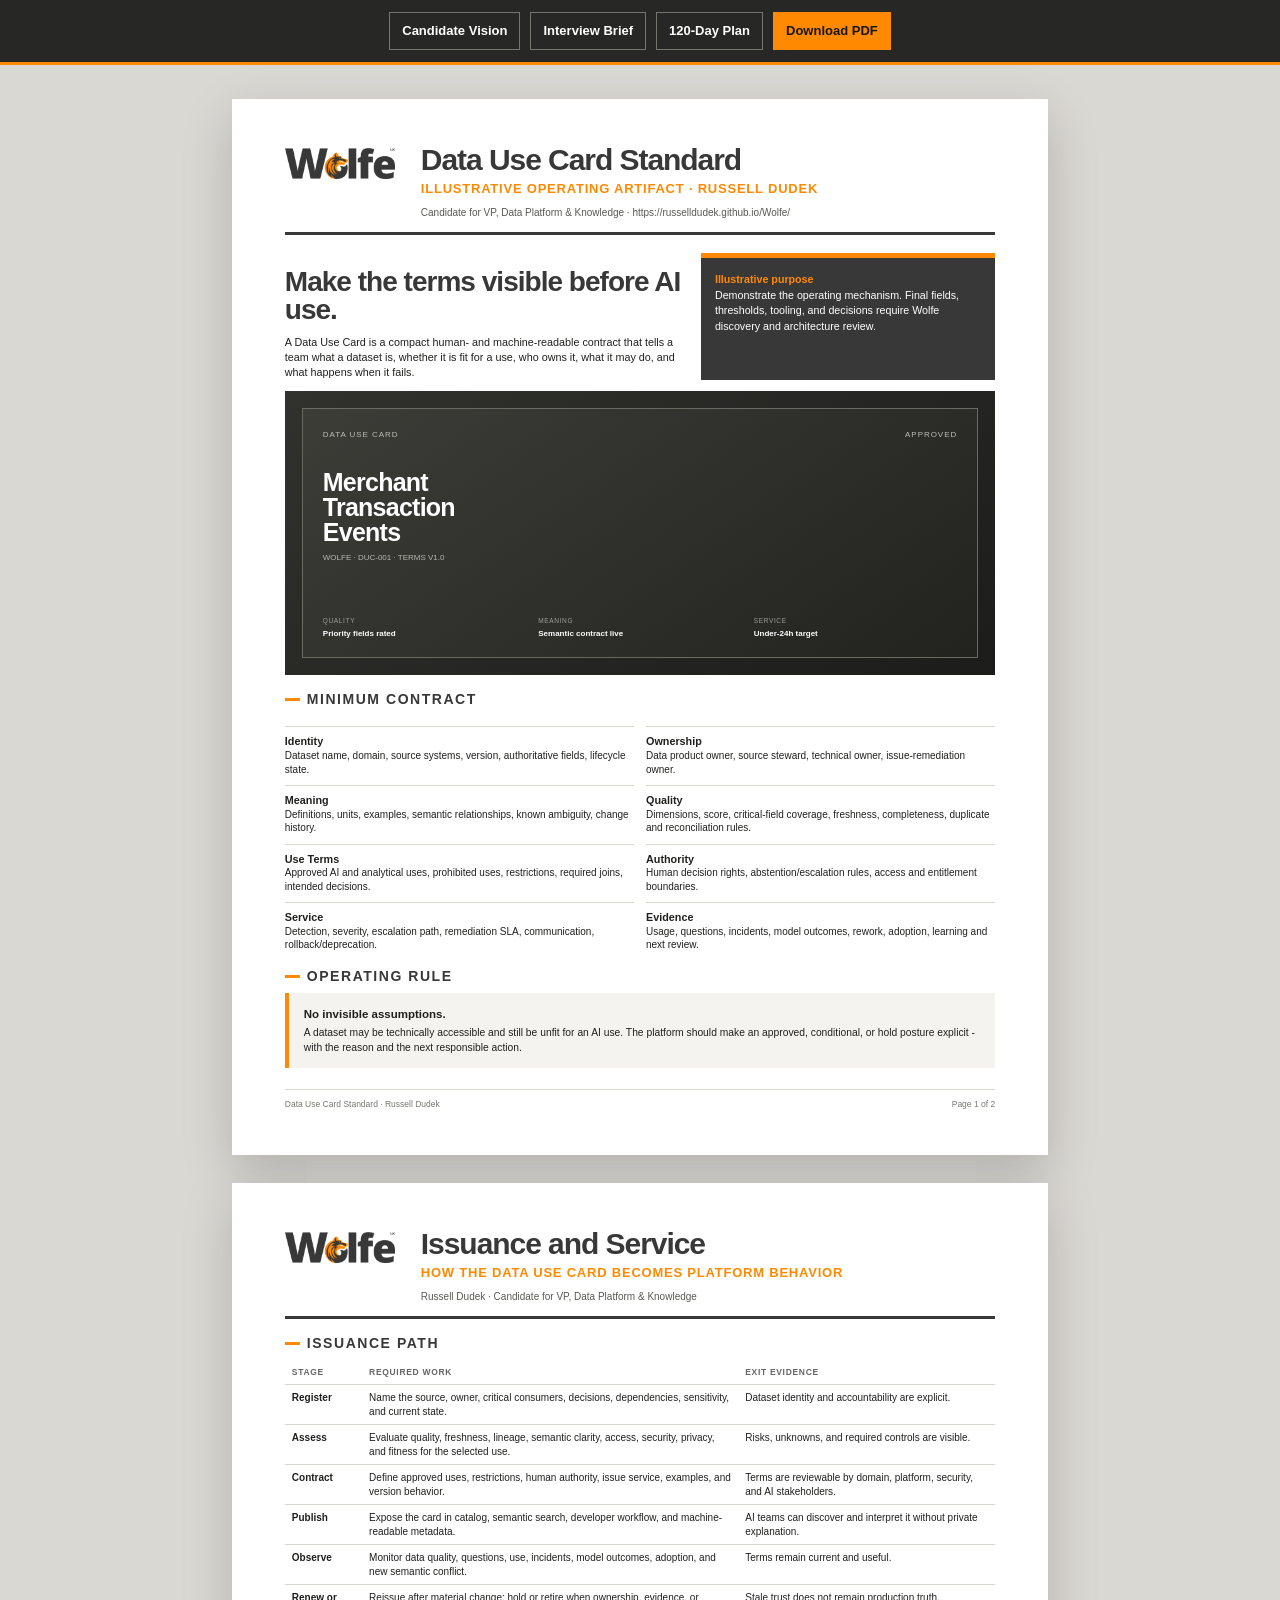
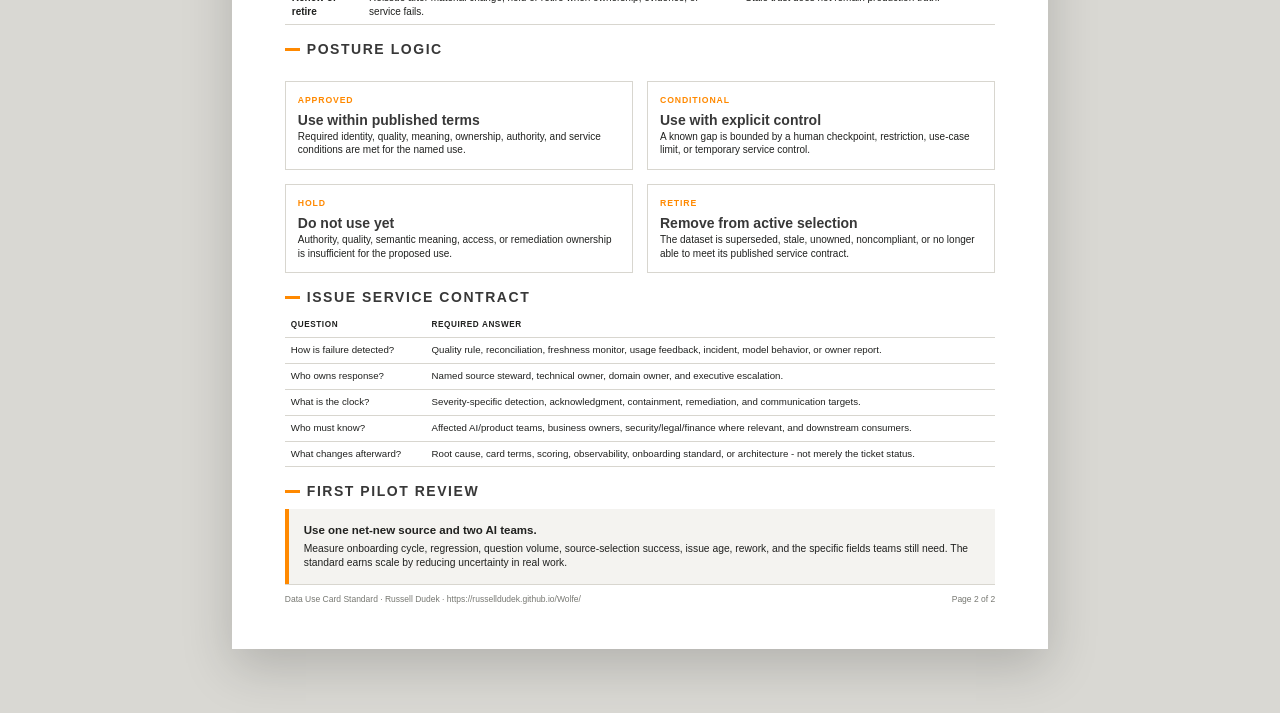
<file: data-use-card.html>
<!doctype html><html lang="en"><head><meta charset="utf-8"><meta name="viewport" content="width=device-width,initial-scale=1"><title>Russell Dudek - Wolfe Data Use Card Standard</title><link rel="stylesheet" href="documents.css"></head><body class="card-document">
<nav class="document-toolbar" aria-label="Document actions"><a href="index.html">Candidate Vision</a><a href="interview-brief.html">Interview Brief</a><a href="120-day-plan.html">120-Day Plan</a><a class="primary" href="docs/Russell-Dudek-Wolfe-Data-Use-Card-Standard.pdf" download="Russell-Dudek-Wolfe-Data-Use-Card-Standard.pdf">Download PDF</a></nav>
<main class="document">
<section class="sheet">
<header class="doc-header"><img src="assets/brand/wolfe-logo.png" alt="Wolfe logo"><div class="identity"><h1>Data Use Card Standard</h1><div class="role-line">Illustrative operating artifact · Russell Dudek</div><div class="contact-line">Candidate for VP, Data Platform &amp; Knowledge · https://russelldudek.github.io/Wolfe/</div></div></header>
<div class="brief-hero"><div><h2>Make the terms visible before AI use.</h2><p style="margin-top:11px;font-size:10.8px">A Data Use Card is a compact human- and machine-readable contract that tells a team what a dataset is, whether it is fit for a use, who owns it, what it may do, and what happens when it fails.</p></div><div class="brief-summary"><strong>Illustrative purpose</strong><br>Demonstrate the operating mechanism. Final fields, thresholds, tooling, and decisions require Wolfe discovery and architecture review.</div></div>
<div class="data-card-page">
<div class="data-card-visual"><div class="top"><span>DATA USE CARD</span><span>APPROVED</span></div><div class="dataset">Merchant Transaction Events</div><div class="code">WOLFE · DUC-001 · TERMS V1.0</div><div class="fields"><div><span>Quality</span><strong>Priority fields rated</strong></div><div><span>Meaning</span><strong>Semantic contract live</strong></div><div><span>Service</span><strong>Under-24h target</strong></div></div></div>
</div>
<h2>Minimum Contract</h2>
<div class="card-spec"><div><strong>Identity</strong>Dataset name, domain, source systems, version, authoritative fields, lifecycle state.</div><div><strong>Ownership</strong>Data product owner, source steward, technical owner, issue-remediation owner.</div><div><strong>Meaning</strong>Definitions, units, examples, semantic relationships, known ambiguity, change history.</div><div><strong>Quality</strong>Dimensions, score, critical-field coverage, freshness, completeness, duplicate and reconciliation rules.</div><div><strong>Use Terms</strong>Approved AI and analytical uses, prohibited uses, restrictions, required joins, intended decisions.</div><div><strong>Authority</strong>Human decision rights, abstention/escalation rules, access and entitlement boundaries.</div><div><strong>Service</strong>Detection, severity, escalation path, remediation SLA, communication, rollback/deprecation.</div><div><strong>Evidence</strong>Usage, questions, incidents, model outcomes, rework, adoption, learning and next review.</div></div>
<h2>Operating Rule</h2>
<div class="callout"><strong>No invisible assumptions.</strong>A dataset may be technically accessible and still be unfit for an AI use. The platform should make an approved, conditional, or hold posture explicit - with the reason and the next responsible action.</div>
<footer class="page-footer"><span>Data Use Card Standard · Russell Dudek</span><span>Page 1 of 2</span></footer>
</section>

<section class="sheet">
<header class="doc-header"><img src="assets/brand/wolfe-logo.png" alt="Wolfe logo"><div class="identity"><h1>Issuance and Service</h1><div class="role-line">How the Data Use Card becomes platform behavior</div><div class="contact-line">Russell Dudek · Candidate for VP, Data Platform &amp; Knowledge</div></div></header>
<h2>Issuance Path</h2>
<table class="decision-table"><thead><tr><th>Stage</th><th>Required work</th><th>Exit evidence</th></tr></thead><tbody>
<tr><td><strong>Register</strong></td><td>Name the source, owner, critical consumers, decisions, dependencies, sensitivity, and current state.</td><td>Dataset identity and accountability are explicit.</td></tr>
<tr><td><strong>Assess</strong></td><td>Evaluate quality, freshness, lineage, semantic clarity, access, security, privacy, and fitness for the selected use.</td><td>Risks, unknowns, and required controls are visible.</td></tr>
<tr><td><strong>Contract</strong></td><td>Define approved uses, restrictions, human authority, issue service, examples, and version behavior.</td><td>Terms are reviewable by domain, platform, security, and AI stakeholders.</td></tr>
<tr><td><strong>Publish</strong></td><td>Expose the card in catalog, semantic search, developer workflow, and machine-readable metadata.</td><td>AI teams can discover and interpret it without private explanation.</td></tr>
<tr><td><strong>Observe</strong></td><td>Monitor data quality, questions, use, incidents, model outcomes, adoption, and new semantic conflict.</td><td>Terms remain current and useful.</td></tr>
<tr><td><strong>Renew or retire</strong></td><td>Reissue after material change; hold or retire when ownership, evidence, or service fails.</td><td>Stale trust does not remain production truth.</td></tr>
</tbody></table>
<h2>Posture Logic</h2>
<div class="phase-grid">
<div class="phase-card"><div class="phase-label">Approved</div><h3>Use within published terms</h3><p>Required identity, quality, meaning, ownership, authority, and service conditions are met for the named use.</p></div>
<div class="phase-card"><div class="phase-label">Conditional</div><h3>Use with explicit control</h3><p>A known gap is bounded by a human checkpoint, restriction, use-case limit, or temporary service control.</p></div>
<div class="phase-card"><div class="phase-label">Hold</div><h3>Do not use yet</h3><p>Authority, quality, semantic meaning, access, or remediation ownership is insufficient for the proposed use.</p></div>
<div class="phase-card"><div class="phase-label">Retire</div><h3>Remove from active selection</h3><p>The dataset is superseded, stale, unowned, noncompliant, or no longer able to meet its published service contract.</p></div>
</div>
<h2>Issue Service Contract</h2>
<table class="workstream-table"><thead><tr><th>Question</th><th>Required answer</th></tr></thead><tbody><tr><td>How is failure detected?</td><td>Quality rule, reconciliation, freshness monitor, usage feedback, incident, model behavior, or owner report.</td></tr><tr><td>Who owns response?</td><td>Named source steward, technical owner, domain owner, and executive escalation.</td></tr><tr><td>What is the clock?</td><td>Severity-specific detection, acknowledgment, containment, remediation, and communication targets.</td></tr><tr><td>Who must know?</td><td>Affected AI/product teams, business owners, security/legal/finance where relevant, and downstream consumers.</td></tr><tr><td>What changes afterward?</td><td>Root cause, card terms, scoring, observability, onboarding standard, or architecture - not merely the ticket status.</td></tr></tbody></table>
<h2>First Pilot Review</h2>
<div class="callout"><strong>Use one net-new source and two AI teams.</strong>Measure onboarding cycle, regression, question volume, source-selection success, issue age, rework, and the specific fields teams still need. The standard earns scale by reducing uncertainty in real work.</div>
<footer class="page-footer"><span>Data Use Card Standard · Russell Dudek · https://russelldudek.github.io/Wolfe/</span><span>Page 2 of 2</span></footer>
</section>
</main></body></html>
</file>
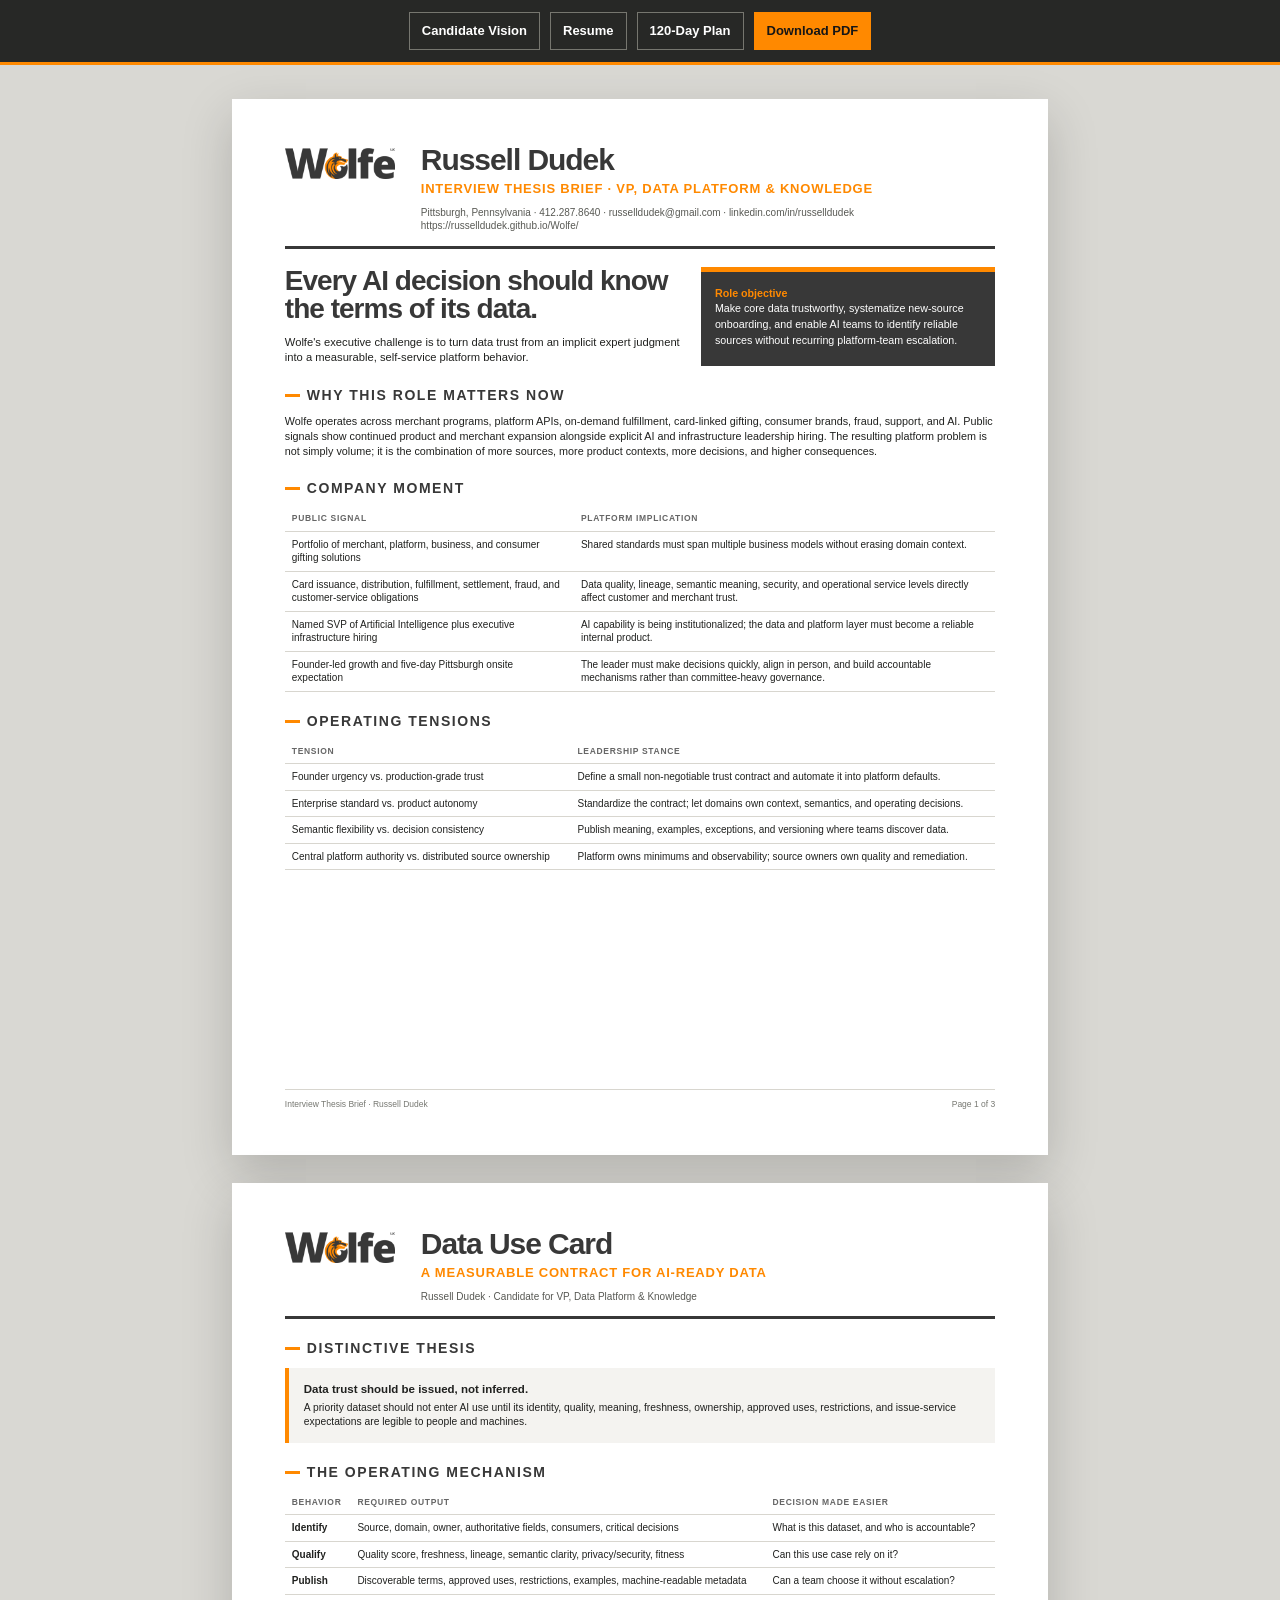
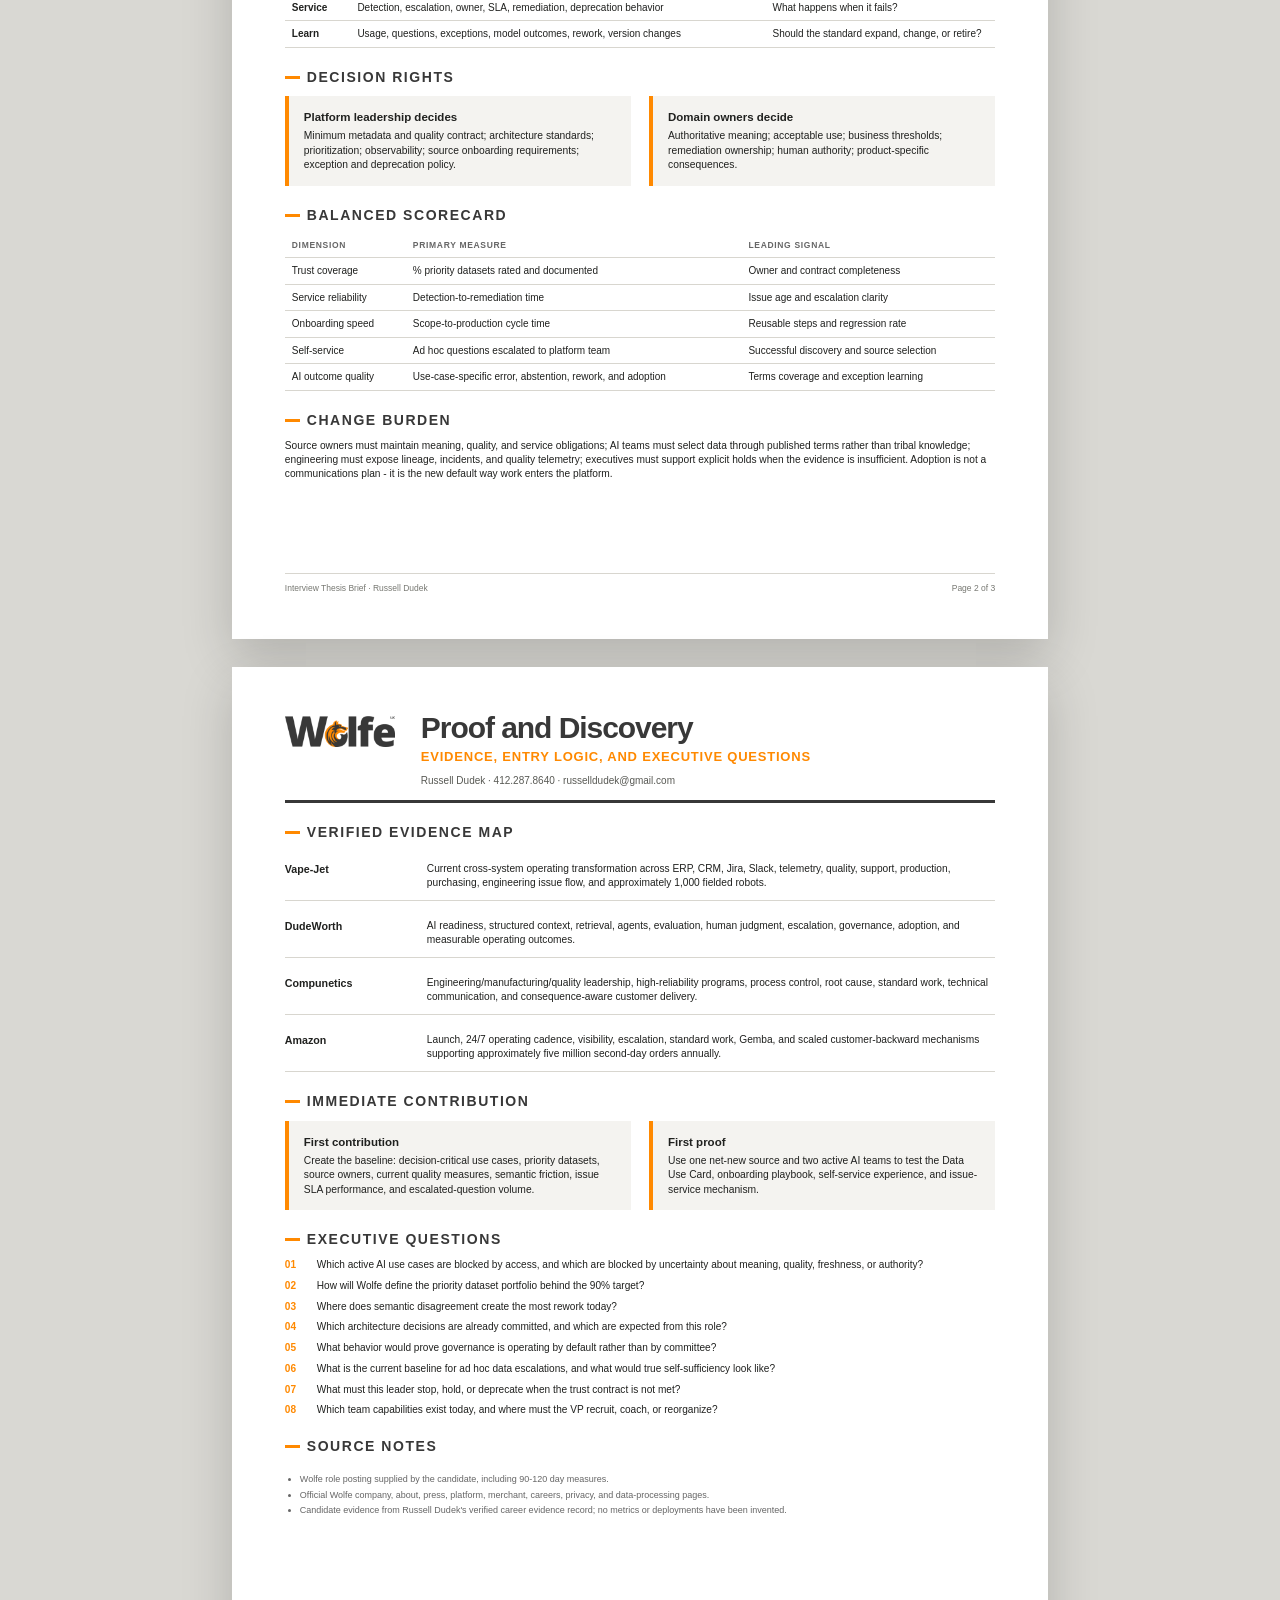
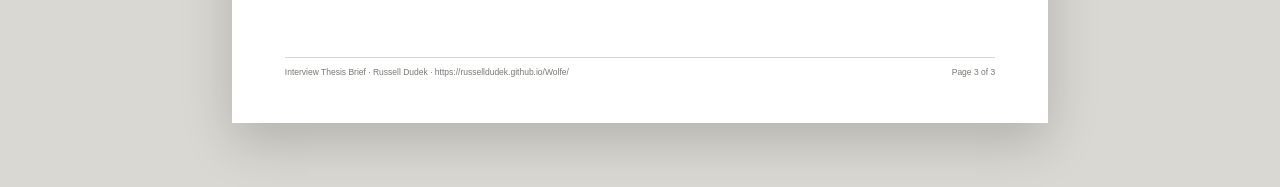
<file: interview-brief.html>
<!doctype html><html lang="en"><head><meta charset="utf-8"><meta name="viewport" content="width=device-width,initial-scale=1"><title>Russell Dudek - Wolfe Interview Thesis Brief</title><link rel="stylesheet" href="documents.css"></head><body class="brief-document">
<nav class="document-toolbar" aria-label="Document actions"><a href="index.html">Candidate Vision</a><a href="resume.html">Resume</a><a href="120-day-plan.html">120-Day Plan</a><a class="primary" href="docs/Russell-Dudek-Wolfe-Interview-Thesis-Brief.pdf" download="Russell-Dudek-Wolfe-Interview-Thesis-Brief.pdf">Download PDF</a></nav>
<main class="document">
<section class="sheet">
<header class="doc-header"><img src="assets/brand/wolfe-logo.png" alt="Wolfe logo"><div class="identity"><h1>Russell Dudek</h1><div class="role-line">Interview Thesis Brief · VP, Data Platform &amp; Knowledge</div><div class="contact-line">Pittsburgh, Pennsylvania · 412.287.8640 · russelldudek@gmail.com · linkedin.com/in/russelldudek<br>https://russelldudek.github.io/Wolfe/</div></div></header>
<div class="brief-hero"><div><h2>Every AI decision should know the terms of its data.</h2><p style="margin-top:12px;font-size:11.2px">Wolfe's executive challenge is to turn data trust from an implicit expert judgment into a measurable, self-service platform behavior.</p></div><div class="brief-summary"><strong>Role objective</strong><br>Make core data trustworthy, systematize new-source onboarding, and enable AI teams to identify reliable sources without recurring platform-team escalation.</div></div>
<h2>Why This Role Matters Now</h2>
<p style="font-size:10.8px">Wolfe operates across merchant programs, platform APIs, on-demand fulfillment, card-linked gifting, consumer brands, fraud, support, and AI. Public signals show continued product and merchant expansion alongside explicit AI and infrastructure leadership hiring. The resulting platform problem is not simply volume; it is the combination of more sources, more product contexts, more decisions, and higher consequences.</p>
<h2>Company Moment</h2>
<table class="decision-table"><thead><tr><th>Public signal</th><th>Platform implication</th></tr></thead><tbody>
<tr><td>Portfolio of merchant, platform, business, and consumer gifting solutions</td><td>Shared standards must span multiple business models without erasing domain context.</td></tr>
<tr><td>Card issuance, distribution, fulfillment, settlement, fraud, and customer-service obligations</td><td>Data quality, lineage, semantic meaning, security, and operational service levels directly affect customer and merchant trust.</td></tr>
<tr><td>Named SVP of Artificial Intelligence plus executive infrastructure hiring</td><td>AI capability is being institutionalized; the data and platform layer must become a reliable internal product.</td></tr>
<tr><td>Founder-led growth and five-day Pittsburgh onsite expectation</td><td>The leader must make decisions quickly, align in person, and build accountable mechanisms rather than committee-heavy governance.</td></tr>
</tbody></table>
<h2>Operating Tensions</h2>
<table class="tension-table"><thead><tr><th>Tension</th><th>Leadership stance</th></tr></thead><tbody>
<tr><td>Founder urgency vs. production-grade trust</td><td>Define a small non-negotiable trust contract and automate it into platform defaults.</td></tr>
<tr><td>Enterprise standard vs. product autonomy</td><td>Standardize the contract; let domains own context, semantics, and operating decisions.</td></tr>
<tr><td>Semantic flexibility vs. decision consistency</td><td>Publish meaning, examples, exceptions, and versioning where teams discover data.</td></tr>
<tr><td>Central platform authority vs. distributed source ownership</td><td>Platform owns minimums and observability; source owners own quality and remediation.</td></tr>
</tbody></table>
<footer class="page-footer"><span>Interview Thesis Brief · Russell Dudek</span><span>Page 1 of 3</span></footer>
</section>

<section class="sheet">
<header class="doc-header"><img src="assets/brand/wolfe-logo.png" alt="Wolfe logo"><div class="identity"><h1>Data Use Card</h1><div class="role-line">A measurable contract for AI-ready data</div><div class="contact-line">Russell Dudek · Candidate for VP, Data Platform &amp; Knowledge</div></div></header>
<h2>Distinctive Thesis</h2>
<div class="callout"><strong>Data trust should be issued, not inferred.</strong>A priority dataset should not enter AI use until its identity, quality, meaning, freshness, ownership, approved uses, restrictions, and issue-service expectations are legible to people and machines.</div>
<h2>The Operating Mechanism</h2>
<table class="decision-table"><thead><tr><th>Behavior</th><th>Required output</th><th>Decision made easier</th></tr></thead><tbody>
<tr><td><strong>Identify</strong></td><td>Source, domain, owner, authoritative fields, consumers, critical decisions</td><td>What is this dataset, and who is accountable?</td></tr>
<tr><td><strong>Qualify</strong></td><td>Quality score, freshness, lineage, semantic clarity, privacy/security, fitness</td><td>Can this use case rely on it?</td></tr>
<tr><td><strong>Publish</strong></td><td>Discoverable terms, approved uses, restrictions, examples, machine-readable metadata</td><td>Can a team choose it without escalation?</td></tr>
<tr><td><strong>Service</strong></td><td>Detection, escalation, owner, SLA, remediation, deprecation behavior</td><td>What happens when it fails?</td></tr>
<tr><td><strong>Learn</strong></td><td>Usage, questions, exceptions, model outcomes, rework, version changes</td><td>Should the standard expand, change, or retire?</td></tr>
</tbody></table>
<h2>Decision Rights</h2>
<div class="two-col">
<div class="callout"><strong>Platform leadership decides</strong>Minimum metadata and quality contract; architecture standards; prioritization; observability; source onboarding requirements; exception and deprecation policy.</div>
<div class="callout"><strong>Domain owners decide</strong>Authoritative meaning; acceptable use; business thresholds; remediation ownership; human authority; product-specific consequences.</div>
</div>
<h2>Balanced Scorecard</h2>
<table class="score-table"><thead><tr><th>Dimension</th><th>Primary measure</th><th>Leading signal</th></tr></thead><tbody>
<tr><td>Trust coverage</td><td>% priority datasets rated and documented</td><td>Owner and contract completeness</td></tr>
<tr><td>Service reliability</td><td>Detection-to-remediation time</td><td>Issue age and escalation clarity</td></tr>
<tr><td>Onboarding speed</td><td>Scope-to-production cycle time</td><td>Reusable steps and regression rate</td></tr>
<tr><td>Self-service</td><td>Ad hoc questions escalated to platform team</td><td>Successful discovery and source selection</td></tr>
<tr><td>AI outcome quality</td><td>Use-case-specific error, abstention, rework, and adoption</td><td>Terms coverage and exception learning</td></tr>
</tbody></table>
<h2>Change Burden</h2>
<p style="font-size:10.2px">Source owners must maintain meaning, quality, and service obligations; AI teams must select data through published terms rather than tribal knowledge; engineering must expose lineage, incidents, and quality telemetry; executives must support explicit holds when the evidence is insufficient. Adoption is not a communications plan - it is the new default way work enters the platform.</p>
<footer class="page-footer"><span>Interview Thesis Brief · Russell Dudek</span><span>Page 2 of 3</span></footer>
</section>

<section class="sheet">
<header class="doc-header"><img src="assets/brand/wolfe-logo.png" alt="Wolfe logo"><div class="identity"><h1>Proof and Discovery</h1><div class="role-line">Evidence, entry logic, and executive questions</div><div class="contact-line">Russell Dudek · 412.287.8640 · russelldudek@gmail.com</div></div></header>
<h2>Verified Evidence Map</h2>
<div class="proof-map">
<div class="proof-row"><strong>Vape-Jet</strong><span>Current cross-system operating transformation across ERP, CRM, Jira, Slack, telemetry, quality, support, production, purchasing, engineering issue flow, and approximately 1,000 fielded robots.</span></div>
<div class="proof-row"><strong>DudeWorth</strong><span>AI readiness, structured context, retrieval, agents, evaluation, human judgment, escalation, governance, adoption, and measurable operating outcomes.</span></div>
<div class="proof-row"><strong>Compunetics</strong><span>Engineering/manufacturing/quality leadership, high-reliability programs, process control, root cause, standard work, technical communication, and consequence-aware customer delivery.</span></div>
<div class="proof-row"><strong>Amazon</strong><span>Launch, 24/7 operating cadence, visibility, escalation, standard work, Gemba, and scaled customer-backward mechanisms supporting approximately five million second-day orders annually.</span></div>
</div>
<h2>Immediate Contribution</h2>
<div class="two-col"><div class="callout"><strong>First contribution</strong>Create the baseline: decision-critical use cases, priority datasets, source owners, current quality measures, semantic friction, issue SLA performance, and escalated-question volume.</div><div class="callout"><strong>First proof</strong>Use one net-new source and two active AI teams to test the Data Use Card, onboarding playbook, self-service experience, and issue-service mechanism.</div></div>
<h2>Executive Questions</h2>
<div class="questions-list">
<div>Which active AI use cases are blocked by access, and which are blocked by uncertainty about meaning, quality, freshness, or authority?</div>
<div>How will Wolfe define the priority dataset portfolio behind the 90% target?</div>
<div>Where does semantic disagreement create the most rework today?</div>
<div>Which architecture decisions are already committed, and which are expected from this role?</div>
<div>What behavior would prove governance is operating by default rather than by committee?</div>
<div>What is the current baseline for ad hoc data escalations, and what would true self-sufficiency look like?</div>
<div>What must this leader stop, hold, or deprecate when the trust contract is not met?</div>
<div>Which team capabilities exist today, and where must the VP recruit, coach, or reorganize?</div>
</div>
<h2>Source Notes</h2>
<ul class="source-notes"><li>Wolfe role posting supplied by the candidate, including 90-120 day measures.</li><li>Official Wolfe company, about, press, platform, merchant, careers, privacy, and data-processing pages.</li><li>Candidate evidence from Russell Dudek's verified career evidence record; no metrics or deployments have been invented.</li></ul>
<footer class="page-footer"><span>Interview Thesis Brief · Russell Dudek · https://russelldudek.github.io/Wolfe/</span><span>Page 3 of 3</span></footer>
</section>
</main></body></html>
</file>
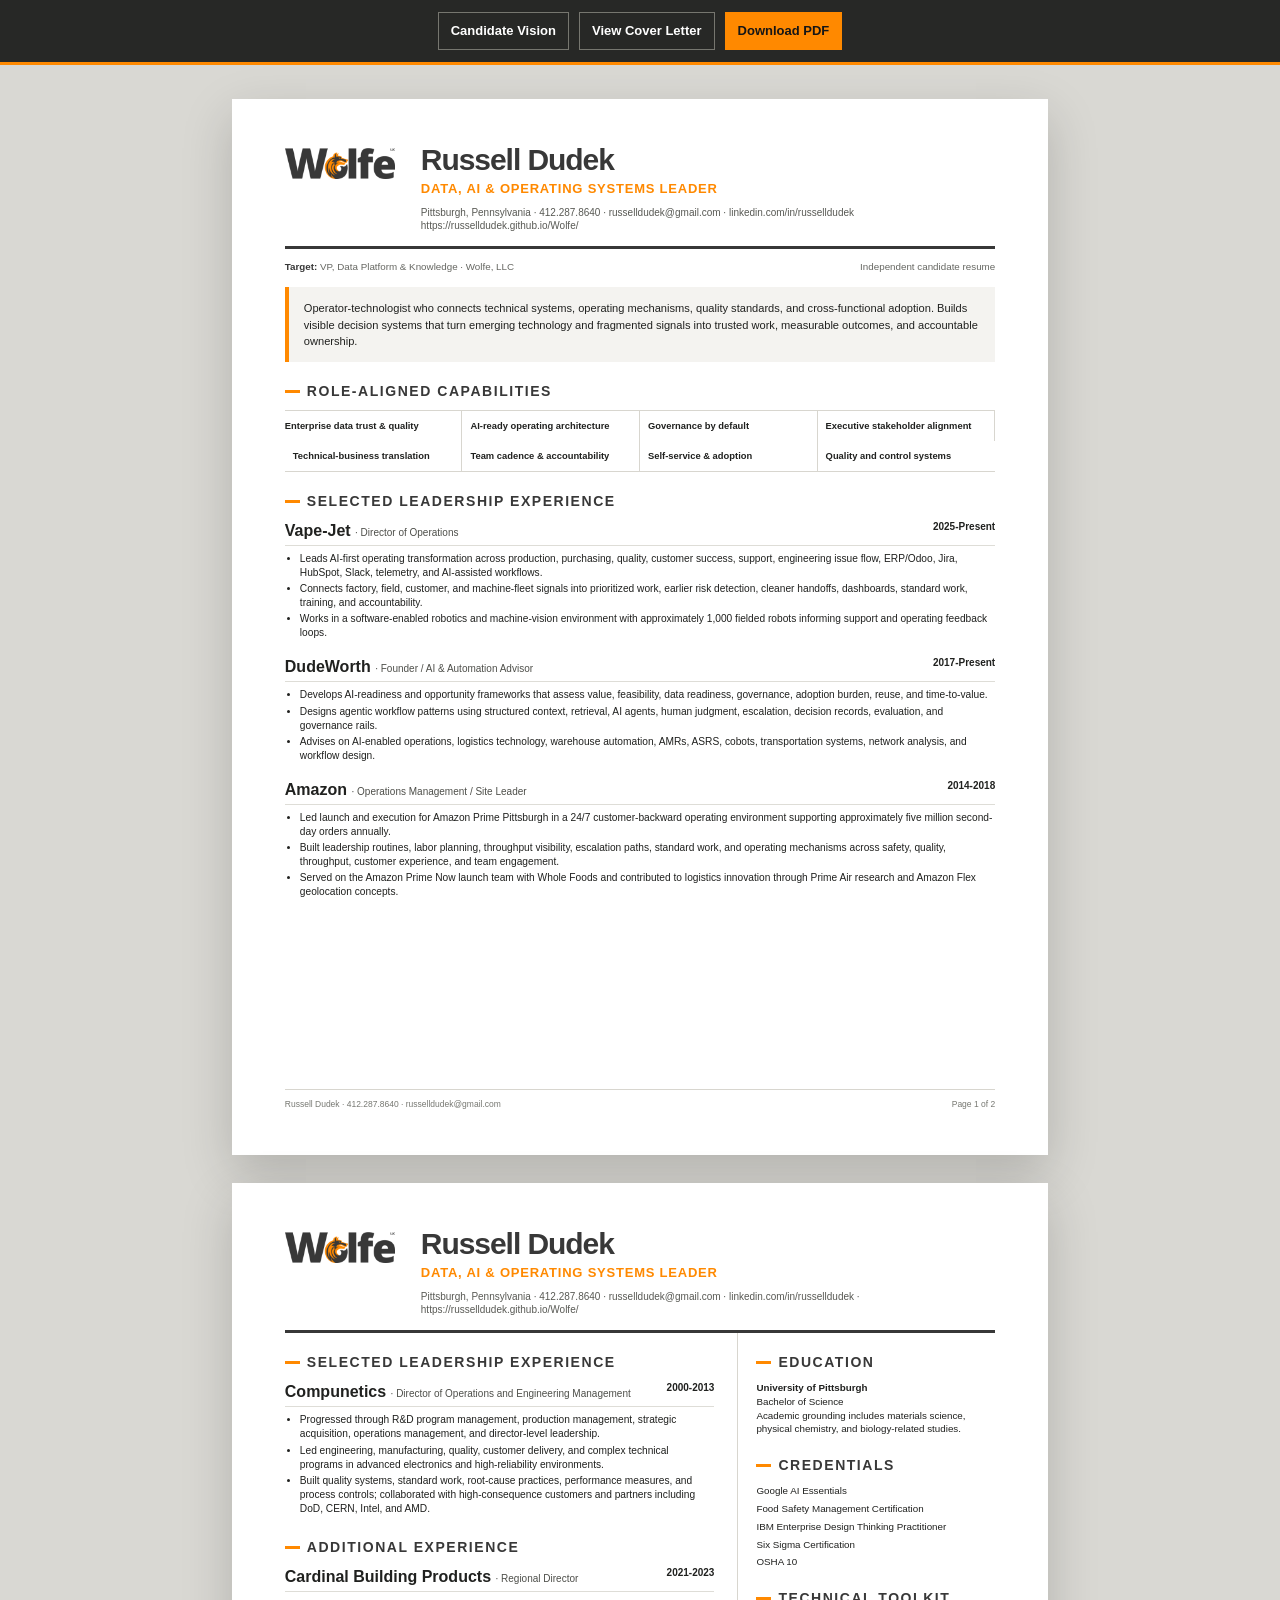
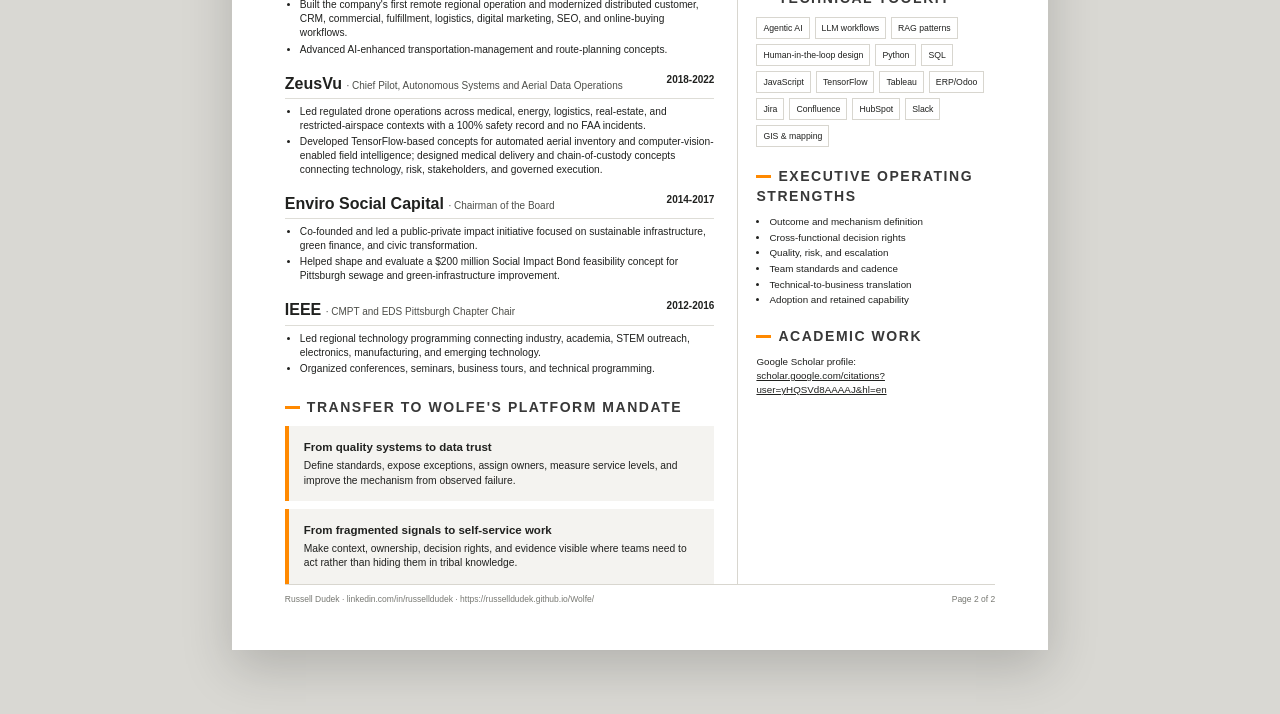
<file: resume.html>
<!doctype html><html lang="en"><head><meta charset="utf-8"><meta name="viewport" content="width=device-width,initial-scale=1"><title>Russell Dudek - Wolfe VP Data Platform and Knowledge Resume</title><link rel="stylesheet" href="documents.css"></head><body class="resume-document">
<nav class="document-toolbar" aria-label="Document actions"><a href="index.html">Candidate Vision</a><a href="cover-letter.html">View Cover Letter</a><a class="primary" href="docs/Russell-Dudek-Wolfe-Resume.pdf" download="Russell-Dudek-Wolfe-Resume.pdf">Download PDF</a></nav>
<main class="document">
<section class="sheet">
<header class="doc-header"><img src="assets/brand/wolfe-logo.png" alt="Wolfe logo"><div class="identity"><h1>Russell Dudek</h1><div class="role-line">Data, AI &amp; Operating Systems Leader</div><div class="contact-line">Pittsburgh, Pennsylvania · <a href="tel:+14122878640">412.287.8640</a> · <a href="mailto:russelldudek@gmail.com">russelldudek@gmail.com</a> · <a href="https://www.linkedin.com/in/russelldudek">linkedin.com/in/russelldudek</a><br><a href="https://russelldudek.github.io/Wolfe/">https://russelldudek.github.io/Wolfe/</a></div></div></header>
<div class="document-context"><span><strong>Target:</strong> VP, Data Platform &amp; Knowledge · Wolfe, LLC</span><span>Independent candidate resume</span></div>
<div class="profile">Operator-technologist who connects technical systems, operating mechanisms, quality standards, and cross-functional adoption. Builds visible decision systems that turn emerging technology and fragmented signals into trusted work, measurable outcomes, and accountable ownership.</div>
<h2>Role-Aligned Capabilities</h2>
<div class="capability-strip"><div>Enterprise data trust &amp; quality</div><div>AI-ready operating architecture</div><div>Governance by default</div><div>Executive stakeholder alignment</div><div>Technical-business translation</div><div>Team cadence &amp; accountability</div><div>Self-service &amp; adoption</div><div>Quality and control systems</div></div>
<h2>Selected Leadership Experience</h2>
<div class="experience">
  <article class="experience-item"><div class="experience-head"><div><span class="org">Vape-Jet</span> <span class="title">· Director of Operations</span></div><span class="dates">2025-Present</span></div><ul><li>Leads AI-first operating transformation across production, purchasing, quality, customer success, support, engineering issue flow, ERP/Odoo, Jira, HubSpot, Slack, telemetry, and AI-assisted workflows.</li><li>Connects factory, field, customer, and machine-fleet signals into prioritized work, earlier risk detection, cleaner handoffs, dashboards, standard work, training, and accountability.</li><li>Works in a software-enabled robotics and machine-vision environment with approximately 1,000 fielded robots informing support and operating feedback loops.</li></ul></article>
  <article class="experience-item"><div class="experience-head"><div><span class="org">DudeWorth</span> <span class="title">· Founder / AI &amp; Automation Advisor</span></div><span class="dates">2017-Present</span></div><ul><li>Develops AI-readiness and opportunity frameworks that assess value, feasibility, data readiness, governance, adoption burden, reuse, and time-to-value.</li><li>Designs agentic workflow patterns using structured context, retrieval, AI agents, human judgment, escalation, decision records, evaluation, and governance rails.</li><li>Advises on AI-enabled operations, logistics technology, warehouse automation, AMRs, ASRS, cobots, transportation systems, network analysis, and workflow design.</li></ul></article>
  <article class="experience-item"><div class="experience-head"><div><span class="org">Amazon</span> <span class="title">· Operations Management / Site Leader</span></div><span class="dates">2014-2018</span></div><ul><li>Led launch and execution for Amazon Prime Pittsburgh in a 24/7 customer-backward operating environment supporting approximately five million second-day orders annually.</li><li>Built leadership routines, labor planning, throughput visibility, escalation paths, standard work, and operating mechanisms across safety, quality, throughput, customer experience, and team engagement.</li><li>Served on the Amazon Prime Now launch team with Whole Foods and contributed to logistics innovation through Prime Air research and Amazon Flex geolocation concepts.</li></ul></article>

</div>
<footer class="page-footer"><span>Russell Dudek · 412.287.8640 · russelldudek@gmail.com</span><span>Page 1 of 2</span></footer>
</section>

<section class="sheet">
<header class="doc-header"><img src="assets/brand/wolfe-logo.png" alt="Wolfe logo"><div class="identity"><h1>Russell Dudek</h1><div class="role-line">Data, AI &amp; Operating Systems Leader</div><div class="contact-line">Pittsburgh, Pennsylvania · <a href="tel:+14122878640">412.287.8640</a> · <a href="mailto:russelldudek@gmail.com">russelldudek@gmail.com</a> · <a href="https://www.linkedin.com/in/russelldudek">linkedin.com/in/russelldudek</a> · <a href="https://russelldudek.github.io/Wolfe/">https://russelldudek.github.io/Wolfe/</a></div></div></header>
<div class="resume-grid">
<div>
<h2>Selected Leadership Experience</h2>
<div class="experience">
  <article class="experience-item"><div class="experience-head"><div><span class="org">Compunetics</span> <span class="title">· Director of Operations and Engineering Management</span></div><span class="dates">2000-2013</span></div><ul><li>Progressed through R&amp;D program management, production management, strategic acquisition, operations management, and director-level leadership.</li><li>Led engineering, manufacturing, quality, customer delivery, and complex technical programs in advanced electronics and high-reliability environments.</li><li>Built quality systems, standard work, root-cause practices, performance measures, and process controls; collaborated with high-consequence customers and partners including DoD, CERN, Intel, and AMD.</li></ul></article>
</div>
<h2>Additional Experience</h2>
<div class="experience">
  <article class="experience-item"><div class="experience-head"><div><span class="org">Cardinal Building Products</span> <span class="title">· Regional Director</span></div><span class="dates">2021-2023</span></div><ul><li>Built the company's first remote regional operation and modernized distributed customer, CRM, commercial, fulfillment, logistics, digital marketing, SEO, and online-buying workflows.</li><li>Advanced AI-enhanced transportation-management and route-planning concepts.</li></ul></article>
  <article class="experience-item"><div class="experience-head"><div><span class="org">ZeusVu</span> <span class="title">· Chief Pilot, Autonomous Systems and Aerial Data Operations</span></div><span class="dates">2018-2022</span></div><ul><li>Led regulated drone operations across medical, energy, logistics, real-estate, and restricted-airspace contexts with a 100% safety record and no FAA incidents.</li><li>Developed TensorFlow-based concepts for automated aerial inventory and computer-vision-enabled field intelligence; designed medical delivery and chain-of-custody concepts connecting technology, risk, stakeholders, and governed execution.</li></ul></article>
  <article class="experience-item"><div class="experience-head"><div><span class="org">Enviro Social Capital</span> <span class="title">· Chairman of the Board</span></div><span class="dates">2014-2017</span></div><ul><li>Co-founded and led a public-private impact initiative focused on sustainable infrastructure, green finance, and civic transformation.</li><li>Helped shape and evaluate a $200 million Social Impact Bond feasibility concept for Pittsburgh sewage and green-infrastructure improvement.</li></ul></article>
  <article class="experience-item"><div class="experience-head"><div><span class="org">IEEE</span> <span class="title">· CMPT and EDS Pittsburgh Chapter Chair</span></div><span class="dates">2012-2016</span></div><ul><li>Led regional technology programming connecting industry, academia, STEM outreach, electronics, manufacturing, and emerging technology.</li><li>Organized conferences, seminars, business tours, and technical programming.</li></ul></article>
</div>
<h2>Transfer to Wolfe's Platform Mandate</h2>
<div class="callout"><strong>From quality systems to data trust</strong>Define standards, expose exceptions, assign owners, measure service levels, and improve the mechanism from observed failure.</div>
<div class="callout" style="margin-top:8px"><strong>From fragmented signals to self-service work</strong>Make context, ownership, decision rights, and evidence visible where teams need to act rather than hiding them in tribal knowledge.</div>
</div>
<aside class="sidebar">
<h2>Education</h2><p><strong>University of Pittsburgh</strong><br>Bachelor of Science<br>Academic grounding includes materials science, physical chemistry, and biology-related studies.</p>
<h2>Credentials</h2><div class="credential-list"><span>Google AI Essentials</span><span>Food Safety Management Certification</span><span>IBM Enterprise Design Thinking Practitioner</span><span>Six Sigma Certification</span><span>OSHA 10</span></div>
<h2>Technical Toolkit</h2><div class="skill-cloud"><span>Agentic AI</span><span>LLM workflows</span><span>RAG patterns</span><span>Human-in-the-loop design</span><span>Python</span><span>SQL</span><span>JavaScript</span><span>TensorFlow</span><span>Tableau</span><span>ERP/Odoo</span><span>Jira</span><span>Confluence</span><span>HubSpot</span><span>Slack</span><span>GIS &amp; mapping</span></div>
<h2>Executive Operating Strengths</h2><ul><li>Outcome and mechanism definition</li><li>Cross-functional decision rights</li><li>Quality, risk, and escalation</li><li>Team standards and cadence</li><li>Technical-to-business translation</li><li>Adoption and retained capability</li></ul>
<h2>Academic Work</h2><p>Google Scholar profile:<br><a href="https://scholar.google.com/citations?user=yHQSVd8AAAAJ&amp;hl=en">scholar.google.com/citations?user=yHQSVd8AAAAJ&amp;hl=en</a></p>
</aside>
</div>
<footer class="page-footer"><span>Russell Dudek · linkedin.com/in/russelldudek · https://russelldudek.github.io/Wolfe/</span><span>Page 2 of 2</span></footer>
</section>
</main></body></html>
</file>
<file: styles.css>
@import url('./brand-tokens.css');

:root {
  --ink: #171716;
  --ink-soft: #242421;
  --ink-muted: #3a3a35;
  --paper: #f6f4ef;
  --paper-2: #ece9e1;
  --white: #ffffff;
  --orange: #ff8900;
  --orange-light: #ffb347;
  --orange-pale: #ffe0b4;
  --green: #4f8467;
  --amber: #c98326;
  --red: #b85d53;
  --line: rgba(23, 23, 22, .15);
  --line-dark: rgba(255, 255, 255, .15);
  --page: min(1440px, calc(100% - 64px));
  --font-display: 'Manrope', 'Lato', 'Avenir Next', 'Segoe UI', sans-serif;
  --font-mono: 'IBM Plex Mono', 'SFMono-Regular', Consolas, monospace;
}

* { box-sizing: border-box; }
html { scroll-behavior: smooth; background: var(--ink); }
body { margin: 0; color: var(--ink); background: var(--paper); font-family: var(--font-display); font-size: 16px; line-height: 1.5; overflow-x: hidden; }
a { color: inherit; }
button, a { -webkit-tap-highlight-color: transparent; }
button { font: inherit; }
img { display: block; max-width: 100%; }
::selection { background: var(--orange); color: var(--ink); }

.skip-link { position: fixed; left: 18px; top: 14px; z-index: 1000; padding: 10px 14px; background: var(--orange); color: var(--ink); font-weight: 800; transform: translateY(-140%); transition: transform .2s ease; }
.skip-link:focus { transform: translateY(0); }
.sr-only { position: absolute !important; width: 1px !important; height: 1px !important; padding: 0 !important; margin: -1px !important; overflow: hidden !important; clip: rect(0, 0, 0, 0) !important; white-space: nowrap !important; border: 0 !important; }

.site-header { position: fixed; top: 18px; left: 50%; z-index: 100; width: min(1400px, calc(100% - 36px)); min-height: 66px; transform: translateX(-50%); display: flex; align-items: center; justify-content: space-between; gap: 28px; padding: 8px 10px 8px 12px; background: rgba(250, 249, 246, .91); border: 1px solid rgba(23, 23, 22, .11); box-shadow: 0 18px 55px rgba(0,0,0,.12); backdrop-filter: blur(24px) saturate(125%); -webkit-backdrop-filter: blur(24px) saturate(125%); transition: transform .35s ease, background .35s ease; }
.site-header.is-hidden { transform: translate(-50%, -140%); }
.brand-lockup { display: flex; align-items: center; gap: 14px; min-width: 0; text-decoration: none; }
.brand-plate { display: grid; place-items: center; width: 124px; min-width: 124px; height: 48px; padding: 8px 12px; background: var(--white); border: 1px solid rgba(23,23,22,.08); }
.brand-plate img { width: 100%; height: auto; }
.brand-context { display: grid; gap: 2px; line-height: 1.1; }
.brand-context strong { font-size: .72rem; letter-spacing: .09em; text-transform: uppercase; }
.brand-context span { color: #65645e; font-size: .72rem; white-space: nowrap; }
.site-nav { display: flex; align-items: center; gap: 28px; }
.site-nav a { position: relative; text-decoration: none; font-size: .75rem; font-weight: 700; letter-spacing: .01em; }
.site-nav > a:not(.nav-resume)::after { content: ''; position: absolute; left: 0; right: 100%; bottom: -6px; height: 2px; background: var(--orange); transition: right .25s ease; }
.site-nav > a:hover::after, .site-nav > a:focus-visible::after { right: 0; }
.nav-resume { display: flex; align-items: center; gap: 10px; padding: 14px 17px; background: var(--ink); color: white; }
.nav-resume span { color: var(--orange); }
.nav-toggle { display: none; width: 48px; height: 48px; border: 0; background: var(--ink); color: white; cursor: pointer; }
.nav-toggle span { display: block; width: 18px; height: 1.5px; margin: 4px auto; background: white; }
.nav-toggle b { position: absolute; width: 1px; height: 1px; overflow: hidden; clip: rect(0,0,0,0); }

.hero { position: relative; min-height: 100svh; overflow: hidden; color: white; background: var(--ink); }
.hero::before { content: ''; position: absolute; inset: 0; opacity: .35; background-image: linear-gradient(rgba(255,255,255,.035) 1px, transparent 1px), linear-gradient(90deg, rgba(255,255,255,.035) 1px, transparent 1px); background-size: 64px 64px; mask-image: linear-gradient(to bottom, black, transparent 85%); }
.hero::after { content: ''; position: absolute; inset: auto -10% -45% 30%; height: 80%; border-radius: 50%; background: radial-gradient(circle, rgba(255,137,0,.22), rgba(255,137,0,0) 67%); filter: blur(20px); }
.hero-ambient { position: absolute; width: 48vw; height: 48vw; right: -15vw; top: -15vw; border-radius: 50%; background: radial-gradient(circle at 42% 50%, rgba(255,137,0,.25), rgba(255,137,0,.08) 30%, transparent 68%); filter: blur(18px); animation: ambient-breathe 9s ease-in-out infinite alternate; }
.hero-grid { position: relative; z-index: 2; width: var(--page); min-height: 100svh; margin: 0 auto; padding: 160px 0 118px; display: grid; grid-template-columns: minmax(0, .88fr) minmax(520px, 1.12fr); align-items: center; gap: clamp(48px, 6vw, 112px); }
.hero-copy { max-width: 700px; }
.independent-label, .section-kicker { margin: 0 0 24px; color: var(--orange); font-family: var(--font-mono); font-size: .69rem; font-weight: 600; letter-spacing: .12em; text-transform: uppercase; }
.hero h1 { margin: 0; max-width: 830px; font-size: clamp(4rem, 6.5vw, 7.8rem); font-weight: 800; letter-spacing: -.075em; line-height: .87; }
.hero h1 span { display: block; color: var(--orange); }
.hero-lede { max-width: 680px; margin: 36px 0 0; color: rgba(255,255,255,.73); font-size: clamp(1.05rem, 1.2vw, 1.25rem); line-height: 1.62; }
.hero-actions { display: flex; align-items: center; flex-wrap: wrap; gap: 12px; margin-top: 38px; }
.button { display: inline-flex; align-items: center; justify-content: center; gap: 10px; min-height: 52px; padding: 0 20px; text-decoration: none; font-size: .75rem; font-weight: 800; letter-spacing: .02em; transition: transform .25s ease, background .25s ease, border-color .25s ease; }
.button:hover, .button:focus-visible { transform: translateY(-2px); }
.button-primary { background: var(--orange); color: var(--ink); border: 1px solid var(--orange); }
.button-primary:hover { background: var(--orange-light); }
.button-ghost { color: white; border: 1px solid rgba(255,255,255,.25); }
.button-ghost:hover { border-color: var(--orange); }
.hero-proof { display: grid; grid-template-columns: repeat(3, minmax(0,1fr)); gap: 16px; margin-top: 54px; padding-top: 22px; border-top: 1px solid rgba(255,255,255,.15); }
.hero-proof span { display: grid; gap: 6px; color: rgba(255,255,255,.52); font-size: .67rem; line-height: 1.35; }
.hero-proof strong { color: white; font-size: 1rem; }
.hero-disclaimer { position: absolute; z-index: 3; left: 50%; bottom: 24px; width: var(--page); transform: translateX(-50%); color: rgba(255,255,255,.38); font-size: .64rem; }

.issuance-theater { position: relative; min-height: 650px; perspective: 1400px; transform-style: preserve-3d; --rx: 0deg; --ry: 0deg; }
.theater-label { position: absolute; z-index: 10; top: 16px; left: 0; right: 0; display: flex; align-items: center; justify-content: space-between; color: rgba(255,255,255,.56); font-family: var(--font-mono); font-size: .62rem; letter-spacing: .08em; }
.live-pulse { display: inline-flex; align-items: center; gap: 8px; color: var(--orange); }
.live-pulse::before { content: ''; width: 7px; height: 7px; border-radius: 50%; background: var(--orange); box-shadow: 0 0 0 0 rgba(255,137,0,.5); animation: live-pulse 2s infinite; }
.source-stream { position: absolute; z-index: 0; left: -14%; width: 78%; height: 30px; border: 1px solid rgba(255,255,255,.11); background: linear-gradient(90deg, transparent, rgba(255,255,255,.08) 35%, rgba(255,137,0,.12) 80%, transparent); transform-origin: right center; transform: rotateY(48deg) translateZ(-140px); overflow: hidden; }
.source-stream::after { content: ''; position: absolute; top: 0; bottom: 0; width: 34%; background: linear-gradient(90deg, transparent, rgba(255,137,0,.65), transparent); animation: stream-flow 4.2s linear infinite; }
.source-stream span { position: absolute; right: 10%; top: 7px; color: rgba(255,255,255,.45); font-family: var(--font-mono); font-size: .56rem; letter-spacing: .08em; }
.stream-one { top: 146px; }
.stream-two { top: 206px; opacity: .84; animation-delay: -.8s; }
.stream-three { top: 266px; opacity: .68; animation-delay: -1.6s; }
.stream-four { top: 326px; opacity: .52; animation-delay: -2.4s; }
.issuance-rig { position: absolute; inset: 70px 0 40px; transform-style: preserve-3d; transform: rotateX(var(--rx)) rotateY(var(--ry)); transition: transform .16s ease-out; }
.rig-rail { position: absolute; z-index: 1; left: 7%; right: 2%; height: 1px; background: linear-gradient(90deg, transparent, rgba(255,255,255,.25), rgba(255,137,0,.65), transparent); transform: rotateZ(-7deg); }
.rig-rail::after { content: ''; position: absolute; right: 16%; top: -4px; width: 9px; height: 9px; border-radius: 50%; background: var(--orange); box-shadow: 0 0 28px rgba(255,137,0,.8); }
.rail-top { top: 20%; }
.rail-bottom { bottom: 18%; }
.card-shadow { position: absolute; z-index: 1; width: 68%; aspect-ratio: 1.58; left: 17%; top: 26%; border-radius: 22px; background: rgba(0,0,0,.75); filter: blur(34px); transform: translate3d(18px, 48px, -80px) rotateZ(-7deg); }
.data-card { position: relative; overflow: hidden; border: 1px solid rgba(255,255,255,.22); background: linear-gradient(145deg, #383834 0%, #191918 46%, #262622 100%); color: white; box-shadow: inset 0 1px 0 rgba(255,255,255,.14), 0 30px 80px rgba(0,0,0,.32); }
.data-card::before { content: ''; position: absolute; inset: 0; background: radial-gradient(circle at 16% 14%, rgba(255,255,255,.18), transparent 25%), linear-gradient(115deg, transparent 0 42%, rgba(255,137,0,.13) 51%, transparent 60%); mix-blend-mode: screen; pointer-events: none; }
.data-card::after { content: ''; position: absolute; inset: -25%; background: linear-gradient(100deg, transparent 35%, rgba(255,255,255,.42) 49%, rgba(255,137,0,.32) 52%, transparent 65%); transform: translateX(-85%) rotate(7deg); opacity: 0; pointer-events: none; }
.hero-data-card { position: absolute; z-index: 4; width: 72%; aspect-ratio: 1.58; left: 17%; top: 22%; padding: 29px 31px; border-radius: 24px; transform: translateZ(70px) rotateZ(-7deg) rotateY(-7deg); animation: card-settle 1.4s cubic-bezier(.17,.84,.25,1) both; }
.hero-data-card::after { animation: card-sheen 1.45s .25s ease-out both; }
.card-sheen { position: absolute; inset: 0; opacity: .55; background: conic-gradient(from 165deg at 64% 28%, transparent, rgba(255,137,0,.14), rgba(255,255,255,.12), transparent 38%); }
.card-microprint { position: absolute; left: -4%; right: -4%; top: 51%; color: rgba(255,255,255,.05); font-family: var(--font-mono); font-size: .5rem; letter-spacing: .19em; white-space: nowrap; transform: rotate(-7deg); }
.card-header-row { position: relative; z-index: 2; display: flex; justify-content: space-between; gap: 20px; font-family: var(--font-mono); font-size: .62rem; font-weight: 600; letter-spacing: .12em; }
.card-state { color: var(--orange); }
.card-name { position: relative; z-index: 2; max-width: 77%; margin-top: 50px; font-size: clamp(1.65rem, 2.5vw, 2.55rem); font-weight: 700; letter-spacing: -.055em; line-height: .94; }
.card-id { position: relative; z-index: 2; margin-top: 12px; color: rgba(255,255,255,.45); font-family: var(--font-mono); font-size: .58rem; letter-spacing: .08em; }
.card-chip { position: absolute; right: 31px; top: 82px; display: grid; grid-template-columns: 1fr 1fr; width: 42px; height: 34px; padding: 5px; border-radius: 6px; border: 1px solid rgba(255,137,0,.65); background: linear-gradient(135deg, rgba(255,137,0,.6), rgba(255,179,71,.16)); }
.card-chip i { border: 1px solid rgba(23,23,22,.5); }
.card-term-grid { position: absolute; z-index: 2; left: 31px; right: 31px; bottom: 26px; display: grid; grid-template-columns: repeat(2, minmax(0,1fr)); gap: 14px 24px; margin: 0; }
.card-term-grid div { min-width: 0; }
.card-term-grid dt { margin-bottom: 4px; color: var(--orange); font-family: var(--font-mono); font-size: .5rem; letter-spacing: .12em; }
.card-term-grid dd { margin: 0; overflow: hidden; color: rgba(255,255,255,.88); font-size: .68rem; font-weight: 700; text-overflow: ellipsis; white-space: nowrap; }
.scan-head { position: absolute; z-index: 6; left: 14%; top: 16%; width: 77%; height: 7px; border-radius: 999px; background: linear-gradient(90deg, transparent, var(--orange), white, var(--orange), transparent); box-shadow: 0 0 26px rgba(255,137,0,.65); transform: rotateZ(-7deg) translateZ(95px); animation: scanner-pass 1.35s .1s cubic-bezier(.35,.04,.22,1) both; }
.scan-head span { position: absolute; left: 50%; top: -8px; width: 12px; height: 22px; border: 1px solid rgba(255,255,255,.45); background: var(--ink); }
.verification-strip { position: absolute; z-index: 8; left: 6%; right: 1%; bottom: 2%; display: grid; grid-template-columns: auto auto auto auto auto auto auto auto 1fr; align-items: center; gap: 10px; padding: 13px 15px; border: 1px solid rgba(255,255,255,.15); background: rgba(15,15,14,.75); color: rgba(255,255,255,.42); font-family: var(--font-mono); font-size: .52rem; letter-spacing: .06em; backdrop-filter: blur(15px); transform: rotateZ(-2deg) translateZ(30px); }
.verification-strip i { width: 7px; height: 7px; border-radius: 50%; background: var(--orange); box-shadow: 0 0 12px rgba(255,137,0,.55); opacity: 0; animation: verify-dot .25s forwards; }
.verification-strip i:nth-of-type(1) { animation-delay: .45s; }.verification-strip i:nth-of-type(2) { animation-delay: .65s; }.verification-strip i:nth-of-type(3) { animation-delay: .85s; }.verification-strip i:nth-of-type(4) { animation-delay: 1.05s; }
.verification-strip b { justify-self: end; color: var(--orange); font-size: .56rem; }
.theater-caption { position: absolute; left: 0; right: 0; bottom: 0; display: flex; justify-content: space-between; color: rgba(255,255,255,.45); font-size: .72rem; }
.theater-caption strong { color: white; }

.term-ribbon { overflow: hidden; border-top: 1px solid rgba(255,255,255,.08); border-bottom: 1px solid rgba(255,255,255,.08); background: var(--orange); color: var(--ink); }
.term-ribbon-track { display: flex; align-items: center; width: max-content; min-height: 52px; animation: ribbon 32s linear infinite; }
.term-ribbon span { padding: 0 22px; font-family: var(--font-mono); font-size: .64rem; font-weight: 600; letter-spacing: .12em; }
.term-ribbon i { width: 5px; height: 5px; border-radius: 50%; background: currentColor; }

.section-light { background: var(--paper); }
.section-dark, .section-ink { color: white; background: var(--ink); }
.section-orange { background: var(--orange); color: var(--ink); }
.section-grid, .evidence-grid { width: var(--page); margin: 0 auto; display: grid; grid-template-columns: minmax(330px,.82fr) minmax(0,1.18fr); gap: clamp(60px, 9vw, 150px); }
.mandate { padding: 150px 0 164px; }
.section-sticky, .evidence-sticky { align-self: start; position: sticky; top: 130px; }
.section-sticky h2, .metrics h2, .studio-heading h2, .standard-heading h2, .evidence h2, .entry h2, .questions h2, .closing h2 { margin: 0; font-size: clamp(3rem, 5vw, 6.1rem); font-weight: 800; letter-spacing: -.07em; line-height: .93; }
.section-sticky > p:not(.section-kicker) { max-width: 560px; margin: 30px 0 0; color: #5f5e58; font-size: 1.04rem; line-height: 1.7; }
.section-sticky blockquote { margin: 46px 0 0; padding: 22px 0 22px 26px; border-left: 3px solid var(--orange); font-size: clamp(1.35rem, 2vw, 2rem); font-weight: 700; letter-spacing: -.035em; line-height: 1.25; }
.tension-stack { border-top: 1px solid var(--line); }
.tension-row { display: grid; grid-template-columns: 52px 1fr 34px; gap: 24px; align-items: start; padding: 36px 0; border-bottom: 1px solid var(--line); }
.tension-number { padding-top: 5px; color: var(--orange); font-family: var(--font-mono); font-size: .68rem; }
.tension-row h3 { margin: 0; font-size: clamp(1.45rem, 2.3vw, 2.5rem); letter-spacing: -.045em; line-height: 1.08; }
.tension-row h3 em { color: #aaa79f; font-style: normal; font-weight: 400; }
.tension-row p { max-width: 670px; margin: 15px 0 0; color: #686760; line-height: 1.65; }
.tension-mark { color: var(--orange); font-size: 1.5rem; transition: transform .25s ease; }
.tension-row:hover .tension-mark { transform: translate(5px,5px); }

.metrics { position: relative; overflow: hidden; padding: 150px max(32px, calc((100vw - 1440px)/2)); color: white; background: #222220; }
.metrics::before { content: ''; position: absolute; inset: 0; background: radial-gradient(circle at 76% 30%, rgba(255,137,0,.2), transparent 33%), linear-gradient(110deg, transparent 0 60%, rgba(255,255,255,.025) 60% 61%, transparent 61%); }
.metrics-intro { position: relative; z-index: 1; display: grid; grid-template-columns: .75fr 1.25fr; gap: 70px; align-items: end; margin-bottom: 80px; }
.metrics-intro h2 span { color: var(--orange); }
.metrics-intro > p:last-child { max-width: 540px; justify-self: end; color: rgba(255,255,255,.54); line-height: 1.65; }
.metric-field { position: relative; z-index: 1; display: grid; grid-template-columns: repeat(4, minmax(0,1fr)); border-top: 1px solid var(--line-dark); border-bottom: 1px solid var(--line-dark); }
.metric-block { min-height: 320px; padding: 32px 28px 38px; border-right: 1px solid var(--line-dark); display: flex; flex-direction: column; }
.metric-block:last-child { border-right: 0; }
.metric-index { color: rgba(255,255,255,.42); font-family: var(--font-mono); font-size: .58rem; letter-spacing: .1em; }
.metric-block strong { margin-top: auto; color: var(--orange); font-size: clamp(4.2rem, 6vw, 7rem); letter-spacing: -.09em; line-height: .8; }
.metric-block sup { font-size: .3em; vertical-align: top; letter-spacing: -.02em; }
.metric-block p { max-width: 220px; margin: 30px 0 0; color: rgba(255,255,255,.72); font-size: .82rem; line-height: 1.45; }

.studio { padding: 150px 0 170px; }
.studio-heading { width: var(--page); margin: 0 auto 70px; display: grid; grid-template-columns: .74fr 1.26fr; gap: 70px; align-items: start; }
.studio-heading .section-kicker { grid-column: 1 / -1; margin-bottom: 0; }
.studio-heading h2 span, .standard-heading h2 span, .evidence h2 span, .entry h2 span, .questions h2 span { color: var(--orange); }
.studio-heading p:last-child { max-width: 560px; margin: 8px 0 0; color: rgba(255,255,255,.56); font-size: 1rem; line-height: 1.75; }
.studio-shell { width: var(--page); margin: 0 auto; display: grid; grid-template-columns: 280px minmax(430px,1fr) minmax(310px,.72fr); min-height: 680px; border: 1px solid rgba(255,255,255,.14); background: #1d1d1b; box-shadow: 0 60px 120px rgba(0,0,0,.28); }
.scenario-console { padding: 26px; border-right: 1px solid rgba(255,255,255,.12); background: #181817; }
.console-heading { display: flex; justify-content: space-between; gap: 12px; padding-bottom: 22px; border-bottom: 1px solid rgba(255,255,255,.12); font-family: var(--font-mono); font-size: .55rem; letter-spacing: .08em; }
.console-heading span { color: rgba(255,255,255,.38); }.console-heading b { color: var(--orange); }
.scenario-list { display: grid; margin-top: 16px; }
.scenario-button { position: relative; display: grid; grid-template-columns: 28px 1fr; gap: 2px 12px; padding: 19px 8px; color: rgba(255,255,255,.54); text-align: left; border: 0; border-bottom: 1px solid rgba(255,255,255,.1); background: transparent; cursor: pointer; transition: color .25s ease, padding .25s ease, background .25s ease; }
.scenario-button::before { content: ''; position: absolute; left: -26px; top: 0; bottom: 0; width: 3px; background: var(--orange); transform: scaleY(0); transition: transform .25s ease; }
.scenario-button span { grid-row: 1 / 3; color: rgba(255,255,255,.27); font-family: var(--font-mono); font-size: .58rem; }
.scenario-button b { font-size: .78rem; }
.scenario-button small { font-size: .62rem; color: rgba(255,255,255,.35); }
.scenario-button:hover, .scenario-button:focus-visible, .scenario-button[aria-pressed="true"] { color: white; padding-left: 14px; background: rgba(255,255,255,.035); }
.scenario-button[aria-pressed="true"]::before { transform: scaleY(1); }
.scenario-button[aria-pressed="true"] span, .scenario-button[aria-pressed="true"] small { color: var(--orange); }
.console-actions { display: grid; grid-template-columns: 1fr 1fr; gap: 8px; margin-top: 24px; }
.console-actions button { min-height: 42px; padding: 0 9px; color: white; border: 1px solid rgba(255,255,255,.16); background: transparent; font-size: .61rem; font-weight: 700; cursor: pointer; }
.console-actions button:hover, .console-actions button:focus-visible { border-color: var(--orange); color: var(--orange); }
.scenario-console > p { margin: 30px 0 0; color: rgba(255,255,255,.32); font-size: .62rem; line-height: 1.55; }
.studio-machine { min-width: 0; padding: 26px 28px 34px; overflow: hidden; }
.machine-topline { display: flex; justify-content: space-between; gap: 20px; color: rgba(255,255,255,.36); font-family: var(--font-mono); font-size: .58rem; letter-spacing: .08em; }
.machine-topline b { color: var(--orange); }
.machine-stage { position: relative; min-height: 600px; display: grid; place-items: center; perspective: 1200px; }
.machine-grid { position: absolute; inset: 10% -10% -10%; opacity: .22; background-image: linear-gradient(rgba(255,255,255,.13) 1px, transparent 1px), linear-gradient(90deg, rgba(255,255,255,.13) 1px, transparent 1px); background-size: 48px 48px; transform: rotateX(64deg) translateY(22%); mask-image: linear-gradient(to bottom, transparent, black 20%, black 72%, transparent); }
.machine-signal { position: absolute; left: -5%; top: 48%; width: 33%; height: 2px; background: linear-gradient(90deg, transparent, rgba(255,137,0,.25), var(--orange)); }
.machine-signal i { position: absolute; right: -5px; top: -4px; width: 10px; height: 10px; border-radius: 50%; background: var(--orange); box-shadow: 0 0 22px rgba(255,137,0,.9); }
.studio-data-card { width: min(520px, 86%); aspect-ratio: 1.58; padding: 30px 32px; border-radius: 24px; transform: rotateX(5deg) rotateY(-9deg) rotateZ(-2deg); transition: transform .7s cubic-bezier(.2,.8,.2,1), border-color .35s ease, background .35s ease; }
.studio-data-card .card-name { margin-top: 48px; font-size: clamp(1.65rem, 2.6vw, 2.65rem); }
.studio-data-card .card-term-grid { left: 32px; right: 32px; bottom: 27px; }
.studio-shell.is-processing .studio-data-card { transform: rotateX(5deg) rotateY(-9deg) rotateZ(-2deg) translateX(12px) scale(.985); }
.studio-shell[data-status="conditional"] .studio-data-card { border-color: rgba(201,131,38,.7); background: linear-gradient(145deg, #443a2c, #1d1b18 48%, #2e281f); }
.studio-shell[data-status="hold"] .studio-data-card { border-color: rgba(184,93,83,.7); background: linear-gradient(145deg, #49302e, #1f1918 48%, #30211f); }
.machine-scan { position: absolute; z-index: 5; width: min(570px, 92%); height: 6px; top: 19%; opacity: 0; border-radius: 999px; background: linear-gradient(90deg, transparent, var(--orange), white, var(--orange), transparent); box-shadow: 0 0 25px rgba(255,137,0,.6); transform: rotateZ(-2deg); }
.studio-shell.is-processing .machine-scan { animation: studio-scan 1.05s cubic-bezier(.35,.04,.22,1) both; }
.machine-gates { position: absolute; left: 5%; right: 5%; bottom: 4%; display: grid; grid-template-columns: repeat(4,1fr); gap: 12px; }
.machine-gates span { position: relative; padding-top: 13px; border-top: 1px solid rgba(255,255,255,.2); color: rgba(255,255,255,.36); font-family: var(--font-mono); font-size: .52rem; text-align: center; letter-spacing: .08em; }
.machine-gates span::before { content: ''; position: absolute; left: 50%; top: -4px; width: 7px; height: 7px; transform: translateX(-50%); border-radius: 50%; background: var(--orange); box-shadow: 0 0 14px rgba(255,137,0,.65); }
.decision-readout { padding: 36px 30px; border-left: 1px solid rgba(255,255,255,.12); background: linear-gradient(180deg, rgba(255,255,255,.025), transparent 55%); }
.decision-state { display: flex; align-items: center; justify-content: space-between; gap: 20px; font-family: var(--font-mono); font-size: .58rem; letter-spacing: .1em; }
.decision-state span { display: inline-flex; padding: 8px 10px; color: var(--ink); background: var(--orange); font-weight: 700; }
.decision-state i { flex: 1; height: 1px; background: rgba(255,255,255,.14); }
.decision-readout h3 { margin: 42px 0 0; font-size: clamp(2rem, 3vw, 3.3rem); letter-spacing: -.06em; line-height: 1; }
.decision-readout > p { margin: 22px 0 0; color: rgba(255,255,255,.54); font-size: .84rem; line-height: 1.7; }
.decision-terms { margin: 40px 0 0; }
.decision-terms div { padding: 17px 0; border-top: 1px solid rgba(255,255,255,.11); }
.decision-terms dt { color: var(--orange); font-family: var(--font-mono); font-size: .52rem; letter-spacing: .09em; text-transform: uppercase; }
.decision-terms dd { margin: 7px 0 0; color: rgba(255,255,255,.8); font-size: .72rem; line-height: 1.48; }

.standard { padding: 150px 0 170px; overflow: hidden; }
.standard-heading { width: var(--page); margin: 0 auto 86px; display: grid; grid-template-columns: .8fr 1.2fr; gap: 60px; }
.standard-heading .section-kicker { margin-top: 10px; }
.standard-rail { width: var(--page); margin: 0 auto; display: grid; grid-template-columns: repeat(5, minmax(0,1fr)); border-top: 1px solid var(--line); border-bottom: 1px solid var(--line); }
.standard-step { position: relative; min-height: 500px; padding: 28px 24px 38px; border-right: 1px solid var(--line); }
.standard-step:last-child { border-right: 0; }
.standard-step::after { content: ''; position: absolute; left: 0; right: 100%; bottom: 0; height: 5px; background: var(--orange); transition: right .5s cubic-bezier(.2,.8,.2,1); }
.standard-step:hover::after { right: 0; }
.standard-step > span { color: #9e9c94; font-family: var(--font-mono); font-size: .63rem; }
.standard-step > b { display: block; margin-top: 120px; color: var(--orange); font-family: var(--font-mono); font-size: .68rem; letter-spacing: .15em; }
.standard-step h3 { margin: 20px 0 0; font-size: clamp(1.55rem, 2vw, 2.25rem); letter-spacing: -.05em; line-height: 1.05; }
.standard-step p { margin: 24px 0 0; color: #686760; font-size: .78rem; line-height: 1.65; }

.evidence { padding: 155px 0 175px; }
.evidence-sticky p:not(.section-kicker) { max-width: 570px; margin: 30px 0 0; color: rgba(255,255,255,.52); line-height: 1.75; }
.text-link { display: inline-flex; gap: 10px; margin-top: 34px; color: var(--orange); text-decoration: none; font-size: .76rem; font-weight: 800; }
.text-link.dark { color: var(--ink); }
.evidence-trace { position: relative; padding-left: 60px; }
.evidence-trace::before { content: ''; position: absolute; left: 5px; top: 8px; bottom: 8px; width: 1px; background: linear-gradient(var(--orange), rgba(255,137,0,.05)); }
.proof-record { position: relative; display: grid; grid-template-columns: 94px 1fr; gap: 28px; padding: 0 0 68px; }
.proof-record::before { content: ''; position: absolute; left: -60px; top: 7px; width: 11px; height: 11px; border-radius: 50%; background: var(--ink); border: 2px solid var(--orange); box-shadow: 0 0 0 8px rgba(255,137,0,.08); }
.proof-year { padding-top: 2px; color: var(--orange); font-family: var(--font-mono); font-size: .59rem; }
.proof-record h3 { margin: 0; font-size: clamp(1.4rem, 2.1vw, 2.25rem); letter-spacing: -.045em; line-height: 1.08; }
.proof-record p { margin: 16px 0 0; color: rgba(255,255,255,.55); font-size: .83rem; line-height: 1.65; }
.proof-record strong { display: block; margin-top: 20px; color: rgba(255,255,255,.8); font-family: var(--font-mono); font-size: .56rem; line-height: 1.55; letter-spacing: .04em; }

.entry { padding: 150px 0 170px; }
.entry-heading { width: var(--page); margin: 0 auto 86px; display: grid; grid-template-columns: .8fr 1.2fr; gap: 60px; align-items: start; }
.entry-heading .section-kicker { margin-top: 10px; }
.entry-heading .text-link { grid-column: 2; justify-self: start; margin-top: 0; }
.entry-runway { position: relative; width: var(--page); margin: 0 auto; display: grid; grid-template-columns: repeat(4, minmax(0,1fr)); }
.entry-runway::before { content: ''; position: absolute; left: 0; right: 0; top: 68px; height: 1px; background: linear-gradient(90deg, var(--orange), rgba(23,23,22,.18)); }
.entry-phase { position: relative; padding: 0 30px 0 0; }
.entry-phase + .entry-phase { padding-left: 30px; border-left: 1px solid var(--line); }
.phase-days { color: var(--orange); font-family: var(--font-mono); font-size: .65rem; font-weight: 600; }
.phase-marker { position: relative; height: 68px; }
.phase-marker i { position: absolute; left: 0; bottom: -6px; width: 13px; height: 13px; border-radius: 50%; background: var(--paper); border: 3px solid var(--orange); }
.entry-phase h3 { margin: 34px 0 0; font-size: clamp(1.5rem, 2.1vw, 2.3rem); letter-spacing: -.05em; line-height: 1.05; }
.entry-phase p { margin: 20px 0 0; color: #66645e; font-size: .8rem; line-height: 1.65; }
.entry-phase ul { margin: 26px 0 0; padding: 0; list-style: none; }
.entry-phase li { position: relative; padding: 10px 0 10px 15px; border-top: 1px solid var(--line); color: #55534d; font-size: .68rem; }
.entry-phase li::before { content: ''; position: absolute; left: 0; top: 16px; width: 5px; height: 5px; background: var(--orange); }

.questions { padding: 145px 0 165px; }
.questions-heading { width: var(--page); margin: 0 auto 72px; display: grid; grid-template-columns: .7fr 1.3fr; gap: 60px; }
.questions-heading .section-kicker { color: var(--ink); opacity: .6; margin-top: 10px; }
.questions h2 span { color: white; }
.question-list { width: var(--page); margin: 0 auto; padding: 0; list-style: none; border-top: 1px solid rgba(23,23,22,.25); }
.question-list li { display: grid; grid-template-columns: 70px 1fr 50px; gap: 28px; align-items: center; padding: 28px 0; border-bottom: 1px solid rgba(23,23,22,.25); }
.question-list li::after { content: '↗'; justify-self: end; font-size: 1.4rem; transition: transform .25s ease; }
.question-list li:hover::after { transform: translate(5px,-5px); }
.question-list span { font-family: var(--font-mono); font-size: .65rem; }
.question-list p { margin: 0; max-width: 1050px; font-size: clamp(1.2rem, 2vw, 2rem); font-weight: 700; letter-spacing: -.035em; line-height: 1.25; }

.closing { width: 100%; padding: 145px max(32px, calc((100vw - 1440px)/2)) 150px; display: grid; grid-template-columns: .82fr 1.18fr; gap: 100px; }
.closing-copy p:not(.section-kicker) { max-width: 500px; margin: 28px 0 0; color: rgba(255,255,255,.52); line-height: 1.7; }
.document-links { border-top: 1px solid rgba(255,255,255,.14); }
.document-links a { display: grid; grid-template-columns: 42px 1fr auto 30px; gap: 18px; align-items: center; min-height: 92px; text-decoration: none; border-bottom: 1px solid rgba(255,255,255,.14); transition: background .25s ease, padding .25s ease; }
.document-links a:hover, .document-links a:focus-visible { padding-left: 14px; background: rgba(255,255,255,.035); }
.document-links span { color: var(--orange); font-family: var(--font-mono); font-size: .58rem; }
.document-links b { font-size: .9rem; }
.document-links em { color: rgba(255,255,255,.38); font-size: .65rem; font-style: normal; }
.document-links i { color: var(--orange); font-style: normal; }
.site-footer { display: grid; grid-template-columns: 1fr auto; gap: 24px 60px; padding: 30px max(32px, calc((100vw - 1440px)/2)); color: rgba(255,255,255,.48); background: #10100f; border-top: 1px solid rgba(255,255,255,.1); font-size: .65rem; }
.site-footer > div:first-child { display: grid; gap: 4px; }
.site-footer strong { color: white; }
.footer-links { display: flex; gap: 24px; }
.footer-links a { text-decoration: none; color: white; }
.site-footer p { grid-column: 1 / -1; margin: 0; color: rgba(255,255,255,.28); }

.reveal { opacity: 1; transform: none; }
.reveal.is-visible { opacity: 1; transform: none; }

@keyframes ambient-breathe { to { transform: translate(-5%, 6%) scale(1.08); opacity: .7; } }
@keyframes live-pulse { 70% { box-shadow: 0 0 0 9px rgba(255,137,0,0); } 100% { box-shadow: 0 0 0 0 rgba(255,137,0,0); } }
@keyframes stream-flow { from { left: -40%; } to { left: 110%; } }
@keyframes card-settle { from { opacity: 0; transform: translate3d(90px,-30px,20px) rotateZ(-14deg) rotateY(-18deg) scale(.91); } to { opacity: 1; transform: translateZ(70px) rotateZ(-7deg) rotateY(-7deg); } }
@keyframes card-sheen { 0% { opacity: 0; transform: translateX(-85%) rotate(7deg); } 15% { opacity: .9; } 85% { opacity: .45; } 100% { opacity: 0; transform: translateX(90%) rotate(7deg); } }
@keyframes scanner-pass { 0% { opacity: 0; top: 14%; } 12% { opacity: 1; } 88% { opacity: 1; } 100% { opacity: 0; top: 69%; } }
@keyframes verify-dot { to { opacity: 1; } }
@keyframes ribbon { to { transform: translateX(-50%); } }
@keyframes studio-scan { 0% { opacity: 0; top: 18%; } 10% { opacity: 1; } 88% { opacity: 1; } 100% { opacity: 0; top: 75%; } }

@media (max-width: 1180px) {
  :root { --page: min(100% - 48px, 1120px); }
  .site-nav { gap: 18px; }
  .site-nav a { font-size: .69rem; }
  .brand-context span { display: none; }
  .hero-grid { grid-template-columns: .92fr 1.08fr; gap: 42px; }
  .hero h1 { font-size: clamp(3.8rem, 6.6vw, 6rem); }
  .issuance-theater { min-height: 590px; }
  .hero-data-card { width: 78%; left: 12%; }
  .studio-shell { grid-template-columns: 250px minmax(390px,1fr); }
  .decision-readout { grid-column: 1 / -1; display: grid; grid-template-columns: .65fr 1fr; gap: 30px 54px; border-left: 0; border-top: 1px solid rgba(255,255,255,.12); }
  .decision-readout > p { margin-top: 42px; }
  .decision-terms { grid-column: 1 / -1; display: grid; grid-template-columns: repeat(4,1fr); gap: 20px; margin-top: 0; }
  .standard-step { min-height: 450px; padding-inline: 18px; }
}

@media (max-width: 900px) {
  :root { --page: calc(100% - 40px); }
  .site-header { top: 10px; width: calc(100% - 20px); }
  .nav-toggle { display: block; }
  .site-nav { position: absolute; top: calc(100% + 8px); left: 0; right: 0; display: none; align-items: stretch; gap: 0; padding: 14px; background: rgba(250,249,246,.98); border: 1px solid rgba(23,23,22,.1); box-shadow: 0 22px 50px rgba(0,0,0,.14); }
  .site-nav.is-open { display: grid; }
  .site-nav a { padding: 15px 10px; border-bottom: 1px solid rgba(23,23,22,.09); }
  .nav-resume { margin-top: 8px; border-bottom: 0 !important; }
  .hero-grid { grid-template-columns: 1fr; padding-top: 150px; padding-bottom: 100px; }
  .hero-copy { max-width: 820px; }
  .hero h1 { font-size: clamp(4.2rem, 12vw, 7rem); }
  .hero-lede { max-width: 720px; }
  .issuance-theater { min-height: 650px; margin-top: 10px; }
  .hero-disclaimer { position: relative; left: auto; bottom: auto; width: var(--page); transform: none; margin: -55px auto 24px; }
  .section-grid, .evidence-grid, .metrics-intro, .studio-heading, .standard-heading, .entry-heading, .questions-heading, .closing { grid-template-columns: 1fr; }
  .section-sticky, .evidence-sticky { position: static; }
  .mandate, .metrics, .studio, .standard, .evidence, .entry, .questions { padding-top: 110px; padding-bottom: 120px; }
  .metric-field { grid-template-columns: 1fr 1fr; }
  .metric-block:nth-child(2) { border-right: 0; }
  .metric-block:nth-child(n+3) { border-top: 1px solid var(--line-dark); }
  .studio-heading { gap: 24px; }
  .studio-shell { grid-template-columns: 1fr; }
  .scenario-console { border-right: 0; border-bottom: 1px solid rgba(255,255,255,.12); }
  .scenario-list { grid-template-columns: 1fr 1fr; gap: 0 16px; }
  .scenario-button::before { left: -8px; }
  .studio-machine { min-height: 660px; }
  .decision-readout { grid-column: auto; }
  .standard-heading, .entry-heading, .questions-heading { gap: 24px; }
  .standard-rail { grid-template-columns: 1fr 1fr; }
  .standard-step { min-height: 360px; border-bottom: 1px solid var(--line); }
  .standard-step:nth-child(2n) { border-right: 0; }
  .standard-step:last-child { grid-column: 1 / -1; min-height: 320px; }
  .standard-step > b { margin-top: 70px; }
  .entry-heading .text-link { grid-column: auto; }
  .entry-runway { grid-template-columns: 1fr 1fr; gap: 70px 0; }
  .entry-runway::before { display: none; }
  .entry-phase:nth-child(3) { padding-left: 0; border-left: 0; }
  .phase-marker { height: 30px; border-bottom: 1px solid var(--line); }
  .closing { padding-left: 24px; padding-right: 24px; gap: 60px; }
}

@media (max-width: 620px) {
  :root { --page: calc(100% - 32px); }
  .brand-plate { width: 105px; min-width: 105px; height: 43px; }
  .brand-context { display: none; }
  .site-header { min-height: 58px; }
  .nav-toggle { width: 42px; height: 42px; }
  .hero-grid { padding-top: 128px; gap: 32px; }
  .hero h1 { font-size: clamp(3.5rem, 16vw, 5.8rem); }
  .hero-lede { margin-top: 26px; font-size: .98rem; }
  .hero-actions { display: grid; }
  .button { width: 100%; }
  .hero-proof { grid-template-columns: 1fr; gap: 12px; }
  .hero-proof span { grid-template-columns: 64px 1fr; align-items: baseline; }
  .issuance-theater { min-height: 500px; }
  .theater-label { font-size: .5rem; }
  .source-stream { left: -30%; width: 90%; }
  .stream-one { top: 110px; }.stream-two { top: 158px; }.stream-three { top: 206px; }.stream-four { top: 254px; }
  .hero-data-card { left: 7%; width: 86%; top: 20%; padding: 20px 21px; border-radius: 18px; }
  .card-name { margin-top: 35px; font-size: 1.75rem; }
  .card-chip { right: 21px; top: 62px; width: 34px; height: 28px; }
  .card-term-grid { left: 21px; right: 21px; bottom: 18px; gap: 9px 13px; }
  .card-term-grid dd { font-size: .59rem; }
  .verification-strip { left: 0; right: 0; grid-template-columns: auto auto auto auto auto auto auto auto; font-size: .45rem; }
  .verification-strip b { display: none; }
  .theater-caption { font-size: .61rem; }
  .section-sticky h2, .metrics h2, .studio-heading h2, .standard-heading h2, .evidence h2, .entry h2, .questions h2, .closing h2 { font-size: clamp(2.65rem, 13vw, 4.4rem); }
  .tension-row { grid-template-columns: 34px 1fr; gap: 14px; padding: 28px 0; }
  .tension-mark { display: none; }
  .metric-field { grid-template-columns: 1fr; }
  .metric-block { min-height: 250px; border-right: 0; border-top: 1px solid var(--line-dark); }
  .metric-block:first-child { border-top: 0; }
  .scenario-list { grid-template-columns: 1fr; }
  .studio-machine { min-height: 500px; padding-inline: 18px; }
  .machine-stage { min-height: 440px; }
  .studio-data-card { width: 94%; padding: 21px; border-radius: 18px; }
  .studio-data-card .card-name { margin-top: 35px; font-size: 1.7rem; }
  .studio-data-card .card-chip { right: 21px; top: 63px; }
  .studio-data-card .card-term-grid { left: 21px; right: 21px; bottom: 18px; }
  .machine-gates { gap: 4px; }
  .machine-gates span { font-size: .43rem; }
  .decision-readout { grid-template-columns: 1fr; padding: 30px 22px; }
  .decision-readout > p { margin-top: 0; }
  .decision-terms { grid-template-columns: 1fr; }
  .standard-rail { grid-template-columns: 1fr; }
  .standard-step, .standard-step:last-child { grid-column: auto; min-height: 310px; border-right: 0; }
  .standard-step > b { margin-top: 60px; }
  .evidence-trace { padding-left: 30px; }
  .proof-record { grid-template-columns: 1fr; gap: 8px; }
  .proof-record::before { left: -30px; }
  .entry-runway { grid-template-columns: 1fr; gap: 54px; }
  .entry-phase, .entry-phase + .entry-phase { padding: 0; border-left: 0; }
  .question-list li { grid-template-columns: 42px 1fr; gap: 14px; }
  .question-list li::after { display: none; }
  .document-links a { grid-template-columns: 32px 1fr 24px; }
  .document-links em { display: none; }
  .site-footer { grid-template-columns: 1fr; }
  .footer-links { flex-wrap: wrap; }
}

@media (max-width: 360px) {
  .hero h1 { font-size: 3.25rem; }
  .issuance-theater { min-height: 455px; }
  .hero-data-card { aspect-ratio: 1.48; }
  .card-header-row { font-size: .5rem; }
  .card-name { font-size: 1.55rem; }
  .card-term-grid div:nth-child(4) { display: none; }
  .card-term-grid { grid-template-columns: 1fr 1fr 1fr; }
  .verification-strip { gap: 5px; padding-inline: 8px; }
  .studio-data-card { aspect-ratio: 1.45; }
  .studio-data-card .card-term-grid { grid-template-columns: 1fr 1fr; }
  .studio-data-card .card-term-grid div:nth-child(4) { display: block; }
  .console-actions { grid-template-columns: 1fr; }
}

@media (prefers-reduced-motion: reduce) {
  *, *::before, *::after { scroll-behavior: auto !important; animation-duration: .001ms !important; animation-iteration-count: 1 !important; transition-duration: .001ms !important; }
  .reveal { opacity: 1; transform: none; }
  .term-ribbon-track { transform: none; }
  .source-stream::after, .scan-head, .machine-scan { display: none; }
  .verification-strip i { opacity: 1; }
}
</file>
<file: documents.css>
@import url('./brand-tokens.css');

* { box-sizing:border-box; }
html { background:#d9d8d3; }
body { margin:0; font-family:Lato,"Noto Sans",sans-serif; color:var(--wolfe-ink); line-height:1.38; }
a { color:inherit; }
.document-toolbar {
  position:sticky; top:0; z-index:20; display:flex; justify-content:center; gap:10px; flex-wrap:wrap;
  padding:12px; background:rgba(32,33,31,.96); color:white; border-bottom:3px solid var(--wolfe-orange);
}
.document-toolbar a { text-decoration:none; padding:9px 12px; border:1px solid #76766f; font-size:13px; font-weight:800; }
.document-toolbar a.primary { background:var(--wolfe-orange); color:#161616; border-color:var(--wolfe-orange); }
.document-toolbar a:hover, .document-toolbar a:focus-visible { border-color:var(--wolfe-orange); outline:0; }
.document { display:grid; gap:28px; justify-content:center; padding:34px 18px 64px; }
.sheet {
  width:8.5in; min-height:11in; padding:.48in .55in .46in; background:white;
  box-shadow:0 18px 48px rgba(0,0,0,.18); display:flex; flex-direction:column;
}
.doc-header { display:grid; grid-template-columns:116px 1fr; gap:20px; align-items:start; padding-bottom:13px; border-bottom:3px solid var(--wolfe-charcoal); }
.doc-header img { width:110px; height:auto; object-fit:contain; margin-top:3px; }
.identity h1 { margin:0; font-size:28px; line-height:1; letter-spacing:-.035em; color:var(--wolfe-charcoal); }
.identity .role-line { margin-top:5px; font-size:12px; font-weight:900; letter-spacing:.06em; text-transform:uppercase; color:var(--wolfe-orange); }
.contact-line { margin-top:8px; font-size:9px; color:#585954; }
.contact-line a { text-decoration:none; }
.document-context { margin-top:11px; display:flex; justify-content:space-between; gap:16px; font-size:8.5px; color:#666762; }
.document-context strong { color:var(--wolfe-charcoal); }

h2 { margin:17px 0 7px; font-size:12px; letter-spacing:.11em; text-transform:uppercase; color:var(--wolfe-charcoal); }
h2::before { content:""; display:inline-block; width:15px; height:3px; background:var(--wolfe-orange); margin:0 7px 3px 0; }
h3 { margin:0; font-size:11.3px; color:var(--wolfe-charcoal); }
p { margin:0; }
ul { margin:5px 0 0; padding-left:15px; }
li { margin:2px 0; }

.profile { margin-top:14px; padding:11px 13px; background:var(--wolfe-smoke); border-left:4px solid var(--wolfe-orange); font-size:9.4px; }
.capability-strip { display:grid; grid-template-columns:repeat(4,1fr); border-top:1px solid var(--wolfe-line); border-bottom:1px solid var(--wolfe-line); }
.capability-strip div { padding:7px 8px 7px 0; font-size:7.7px; font-weight:800; line-height:1.25; border-right:1px solid var(--wolfe-line); }
.capability-strip div + div { padding-left:8px; }
.capability-strip div:last-child { border-right:0; }
.experience { display:grid; gap:11px; }
.experience-item { break-inside:avoid; }
.experience-head { display:flex; justify-content:space-between; gap:15px; border-bottom:1px solid #deddd7; padding-bottom:3px; }
.experience-head .org { font-weight:900; }
.experience-head .title { color:#4e4f4a; font-size:8.8px; }
.experience-head .dates { font-size:8.6px; font-weight:800; white-space:nowrap; }
.experience-item ul { font-size:8.6px; }
.resume-grid { display:grid; grid-template-columns:1.25fr .75fr; gap:23px; }
.sidebar { border-left:1px solid var(--wolfe-line); padding-left:18px; }
.sidebar p, .sidebar li { font-size:8.5px; }
.sidebar ul { padding-left:13px; }
.skill-cloud { display:flex; flex-wrap:wrap; gap:5px; }
.skill-cloud span { border:1px solid var(--wolfe-line); padding:3px 5px; font-size:7.5px; }
.credential-list { display:grid; gap:4px; font-size:8.5px; }

.page-footer { margin-top:auto; padding-top:9px; border-top:1px solid var(--wolfe-line); display:flex; justify-content:space-between; gap:20px; font-size:7.4px; color:#777872; }
.page-footer a { text-decoration:none; }
.continuation-contact { font-size:8px; margin-top:9px; padding:6px 0; border-bottom:1px solid var(--wolfe-line); }

.letter-body { margin-top:20px; font-size:10.3px; line-height:1.53; }
.letter-body p { margin:0 0 11px; }
.letter-address { margin-top:15px; font-size:9.3px; }
.signature { margin-top:13px; }
.signature strong { font-size:12px; }

.brief-hero { margin-top:18px; display:grid; grid-template-columns:1.15fr .85fr; gap:18px; }
.brief-hero h2 { margin:0; font-size:28px; line-height:1; letter-spacing:-.035em; text-transform:none; }
.brief-hero h2::before { display:none; }
.brief-summary { padding:14px; background:var(--wolfe-charcoal); color:white; font-size:9px; border-top:5px solid var(--wolfe-orange); }
.brief-summary strong { color:var(--wolfe-orange); }
.tension-table, .decision-table, .score-table { width:100%; border-collapse:collapse; font-size:8.4px; }
.tension-table th, .tension-table td, .decision-table th, .decision-table td, .score-table th, .score-table td { text-align:left; vertical-align:top; padding:6px 7px; border-bottom:1px solid var(--wolfe-line); }
.tension-table th, .decision-table th, .score-table th { font-size:7.4px; text-transform:uppercase; letter-spacing:.08em; color:#666; }
.two-col { display:grid; grid-template-columns:1fr 1fr; gap:18px; }
.callout { padding:12px 14px; background:var(--wolfe-smoke); border-left:4px solid var(--wolfe-orange); font-size:8.8px; break-inside:avoid; }
.callout strong { display:block; margin-bottom:4px; font-size:10px; }
.proof-map { display:grid; gap:8px; }
.proof-row { display:grid; grid-template-columns:120px 1fr; gap:12px; padding:8px 0; border-bottom:1px solid var(--wolfe-line); font-size:8.5px; }
.proof-row strong { font-size:9.2px; }
.questions-list { counter-reset:q; display:grid; gap:7px; }
.questions-list div { counter-increment:q; display:grid; grid-template-columns:24px 1fr; gap:8px; font-size:8.8px; }
.questions-list div::before { content:counter(q, decimal-leading-zero); color:var(--wolfe-orange); font-weight:900; }

.plan-banner { margin-top:17px; padding:15px 17px; background:var(--wolfe-charcoal); color:white; display:grid; grid-template-columns:1fr auto; gap:18px; align-items:center; }
.plan-banner h2 { margin:0; color:white; font-size:23px; line-height:1; text-transform:none; letter-spacing:-.025em; }
.plan-banner h2::before { display:none; }
.plan-banner strong { color:var(--wolfe-orange); font-size:20px; }
.phase-grid { display:grid; grid-template-columns:1fr 1fr; gap:14px; margin-top:14px; }
.phase-card { border:1px solid var(--wolfe-line); padding:12px; break-inside:avoid; }
.phase-card .phase-label { font-size:7.7px; letter-spacing:.1em; text-transform:uppercase; color:var(--wolfe-orange); font-weight:900; }
.phase-card h3 { margin-top:5px; font-size:13px; }
.phase-card p, .phase-card li { font-size:8.3px; }
.workstream-table { width:100%; border-collapse:collapse; font-size:8px; }
.workstream-table th, .workstream-table td { padding:6px; border-bottom:1px solid var(--wolfe-line); vertical-align:top; text-align:left; }
.workstream-table th { font-size:7.1px; text-transform:uppercase; letter-spacing:.07em; }
.gates { display:grid; grid-template-columns:repeat(4,1fr); border-top:2px solid var(--wolfe-charcoal); margin-top:13px; }
.gate { padding:9px 8px 9px 0; border-right:1px solid var(--wolfe-line); font-size:8px; }
.gate + .gate { padding-left:8px; }
.gate:last-child { border-right:0; }
.gate strong { display:block; color:var(--wolfe-orange); font-size:10px; }

.data-card-page { background:linear-gradient(145deg,#31322e,#1c1d1a); color:white; padding:22px; margin-top:15px; }
.data-card-visual { border:1px solid #696b63; padding:20px; min-height:310px; position:relative; background:linear-gradient(145deg,#3c3d37,#22231f); }
.data-card-visual .top { display:flex; justify-content:space-between; font-size:8px; letter-spacing:.12em; text-transform:uppercase; color:#bbbdb5; }
.data-card-visual .dataset { margin-top:45px; font-size:28px; line-height:1; font-weight:900; letter-spacing:-.03em; max-width:10ch; }
.data-card-visual .code { margin-top:7px; font-size:8px; color:#b5b7af; }
.data-card-visual .fields { position:absolute; left:20px; right:20px; bottom:18px; display:grid; grid-template-columns:repeat(3,1fr); gap:12px; }
.data-card-visual .fields span { display:block; font-size:6.5px; text-transform:uppercase; letter-spacing:.1em; color:#9ea097; }
.data-card-visual .fields strong { display:block; margin-top:2px; font-size:8px; }
.card-spec { display:grid; grid-template-columns:1fr 1fr; gap:12px; margin-top:13px; }
.card-spec div { border-top:1px solid var(--wolfe-line); padding-top:7px; font-size:8.4px; }
.card-spec strong { display:block; font-size:9px; }

.source-notes { font-size:7.7px; color:#666; }
.source-notes li { margin:3px 0; }

@media screen and (max-width: 880px) {
  html { background:white; }
  .document { padding:18px 0 48px; gap:20px; }
  .sheet { width:100%; max-width:100vw; min-width:0; min-height:0; padding:30px 24px; box-shadow:none; }
}
@media screen and (max-width: 620px) {
  .doc-header { grid-template-columns:90px 1fr; gap:12px; }
  .doc-header img { width:84px; }
  .identity h1 { font-size:22px; }
  .contact-line { font-size:8px; overflow-wrap:anywhere; }
  .resume-grid, .two-col, .brief-hero, .phase-grid { grid-template-columns:1fr; }
  .sidebar { border-left:0; border-top:1px solid var(--wolfe-line); padding:12px 0 0; }
  .capability-strip { grid-template-columns:1fr 1fr; }
  .capability-strip div:nth-child(2) { border-right:0; }
  .capability-strip div:nth-child(n+3) { border-top:1px solid var(--wolfe-line); }
  .experience-head { display:grid; grid-template-columns:1fr auto; }
  .experience-head .title { grid-column:1/-1; }
  .proof-row { grid-template-columns:1fr; gap:3px; }
  table { table-layout:fixed; }
  th, td { overflow-wrap:anywhere; }
  .plan-banner { grid-template-columns:1fr; }
  .gates { grid-template-columns:1fr 1fr; }
  .data-card-visual { min-height:360px; }
  .data-card-visual .fields { grid-template-columns:1fr 1fr; }
  .data-card-visual .fields > div:last-child { grid-column:1/-1; }
}

@page { size: Letter; margin:0; }
@media print {
  html, body { background:white; }
  .document-toolbar { display:none !important; }
  .document { display:block; padding:0; }
  .sheet { width:8.5in; height:11in; min-height:11in; padding:.48in .55in .46in; box-shadow:none; break-after:page; overflow:hidden; }
  .sheet:last-child { break-after:auto; }
  a { text-decoration:none; }
}

/* Readability and page-balance correction after rendered full-page review. */
.identity h1 { font-size:30px; }
.identity .role-line { font-size:13px; }
.contact-line { font-size:10px; line-height:1.35; }
.document-context { font-size:9.8px; }
h2 { font-size:14px; margin-top:20px; margin-bottom:9px; }
h3 { font-size:12.5px; }
.profile { font-size:11.1px; line-height:1.45; padding:13px 15px; }
.capability-strip div { font-size:9.4px; padding-top:9px; padding-bottom:9px; }
.experience { gap:14px; }
.experience-head .title, .experience-head .dates { font-size:10px; }
.experience-item ul { font-size:10.2px; line-height:1.38; margin-top:6px; }
.sidebar p, .sidebar li, .credential-list { font-size:9.8px; line-height:1.4; }
.skill-cloud span { font-size:8.7px; padding:4px 6px; }
.callout { font-size:10.3px; line-height:1.4; padding:13px 15px; }
.callout strong { font-size:11.5px; }
.page-footer { font-size:8.5px; }
.letter-address { font-size:11.5px; }
.letter-body { font-size:13px; line-height:1.5; margin-top:24px; }
.letter-body p { margin-bottom:14px; }
.brief-summary { font-size:10.7px; line-height:1.45; }
.tension-table, .decision-table, .score-table { font-size:10px; line-height:1.35; }
.tension-table th, .decision-table th, .score-table th { font-size:8.5px; }
.proof-row { font-size:10.2px; grid-template-columns:130px 1fr; padding:10px 0; }
.proof-row strong { font-size:10.7px; }
.questions-list div { font-size:10.1px; line-height:1.36; }
.plan-banner h2 { font-size:25px; }
.phase-card p, .phase-card li { font-size:10px; line-height:1.35; }
.phase-card .phase-label { font-size:8.7px; }
.phase-card h3 { font-size:14px; }
.workstream-table { font-size:9.7px; line-height:1.32; }
.workstream-table th { font-size:8.2px; }
.gate { font-size:9.3px; line-height:1.3; }
.gate strong { font-size:12px; }
.card-spec div { font-size:10px; line-height:1.35; }
.card-spec strong { font-size:10.8px; }
.source-notes { font-size:9px; }
.card-document .data-card-visual { min-height:250px; }
.card-document .data-card-visual .dataset { margin-top:30px; font-size:25px; }
.card-document .data-card-page { padding:17px; margin-top:11px; }
.card-document .card-spec { gap:9px 12px; margin-top:10px; }
.card-document h2 { margin-top:15px; margin-bottom:7px; }
</file>
